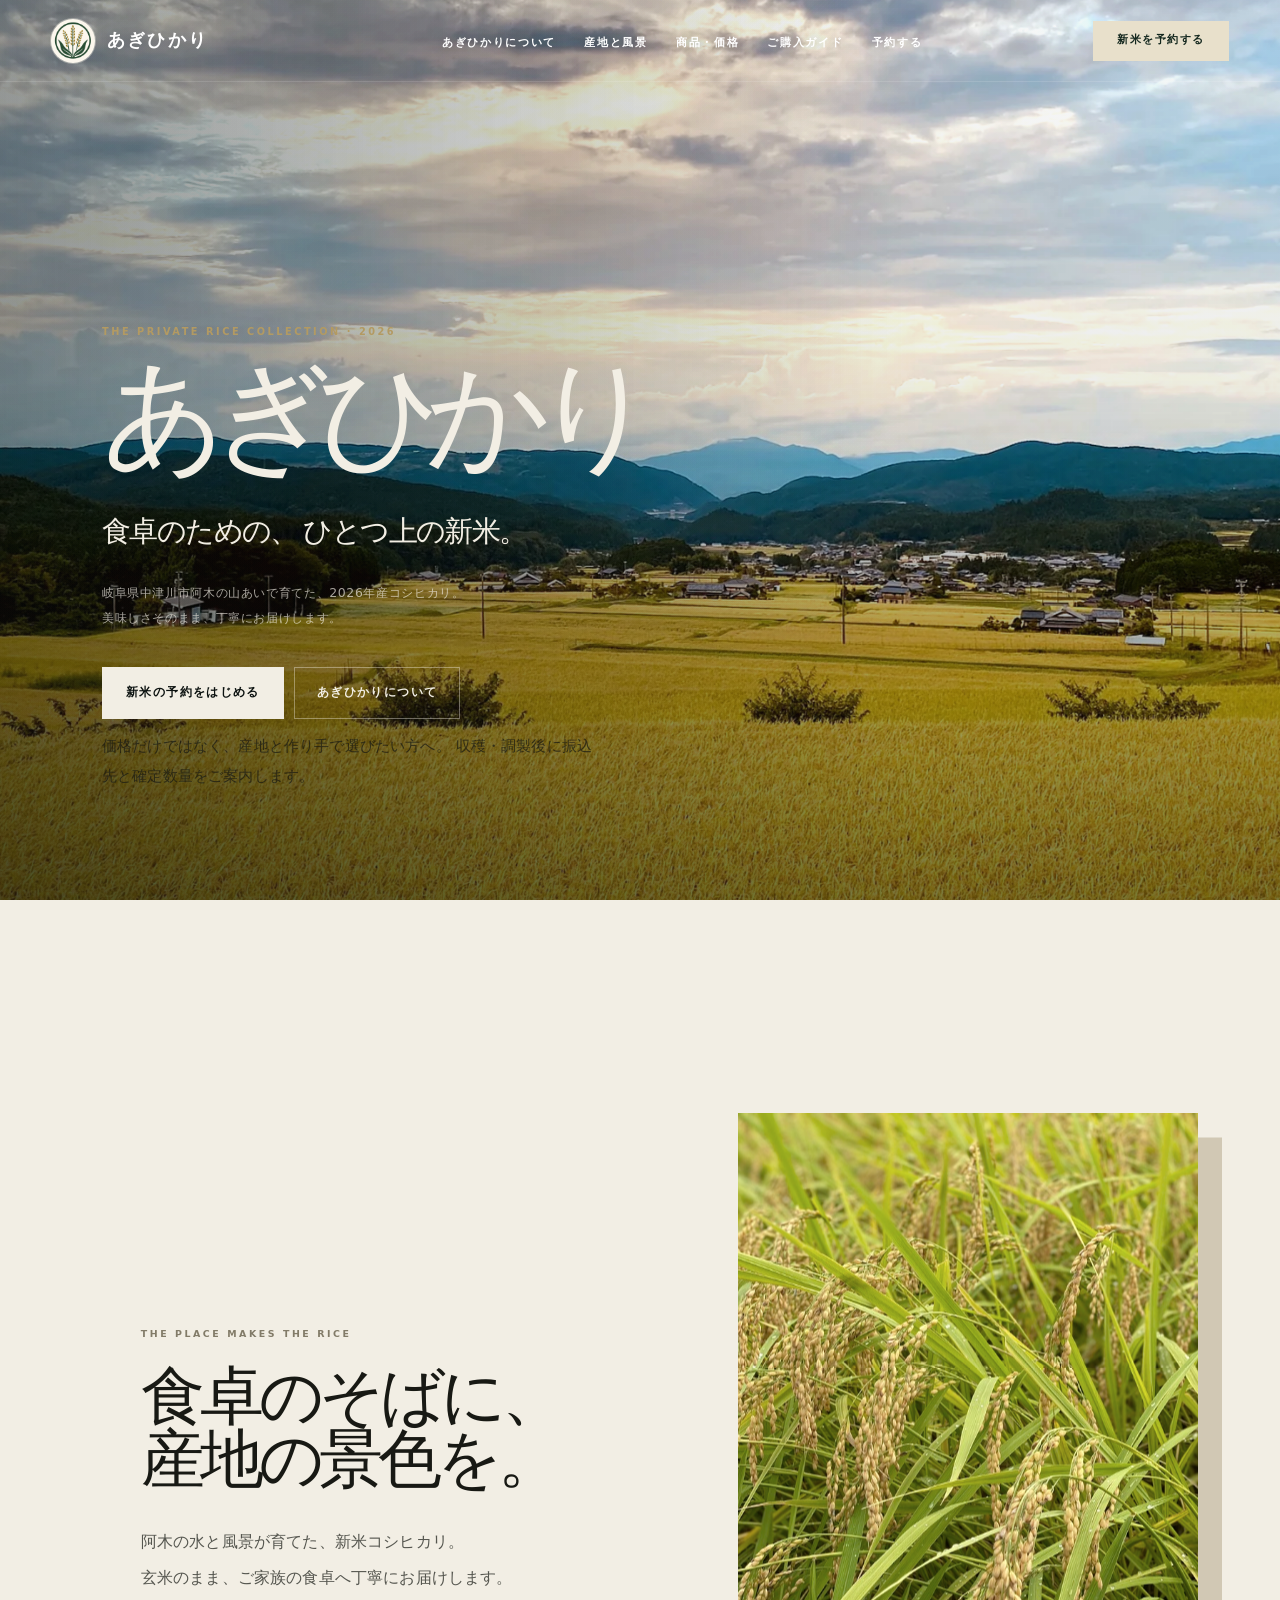
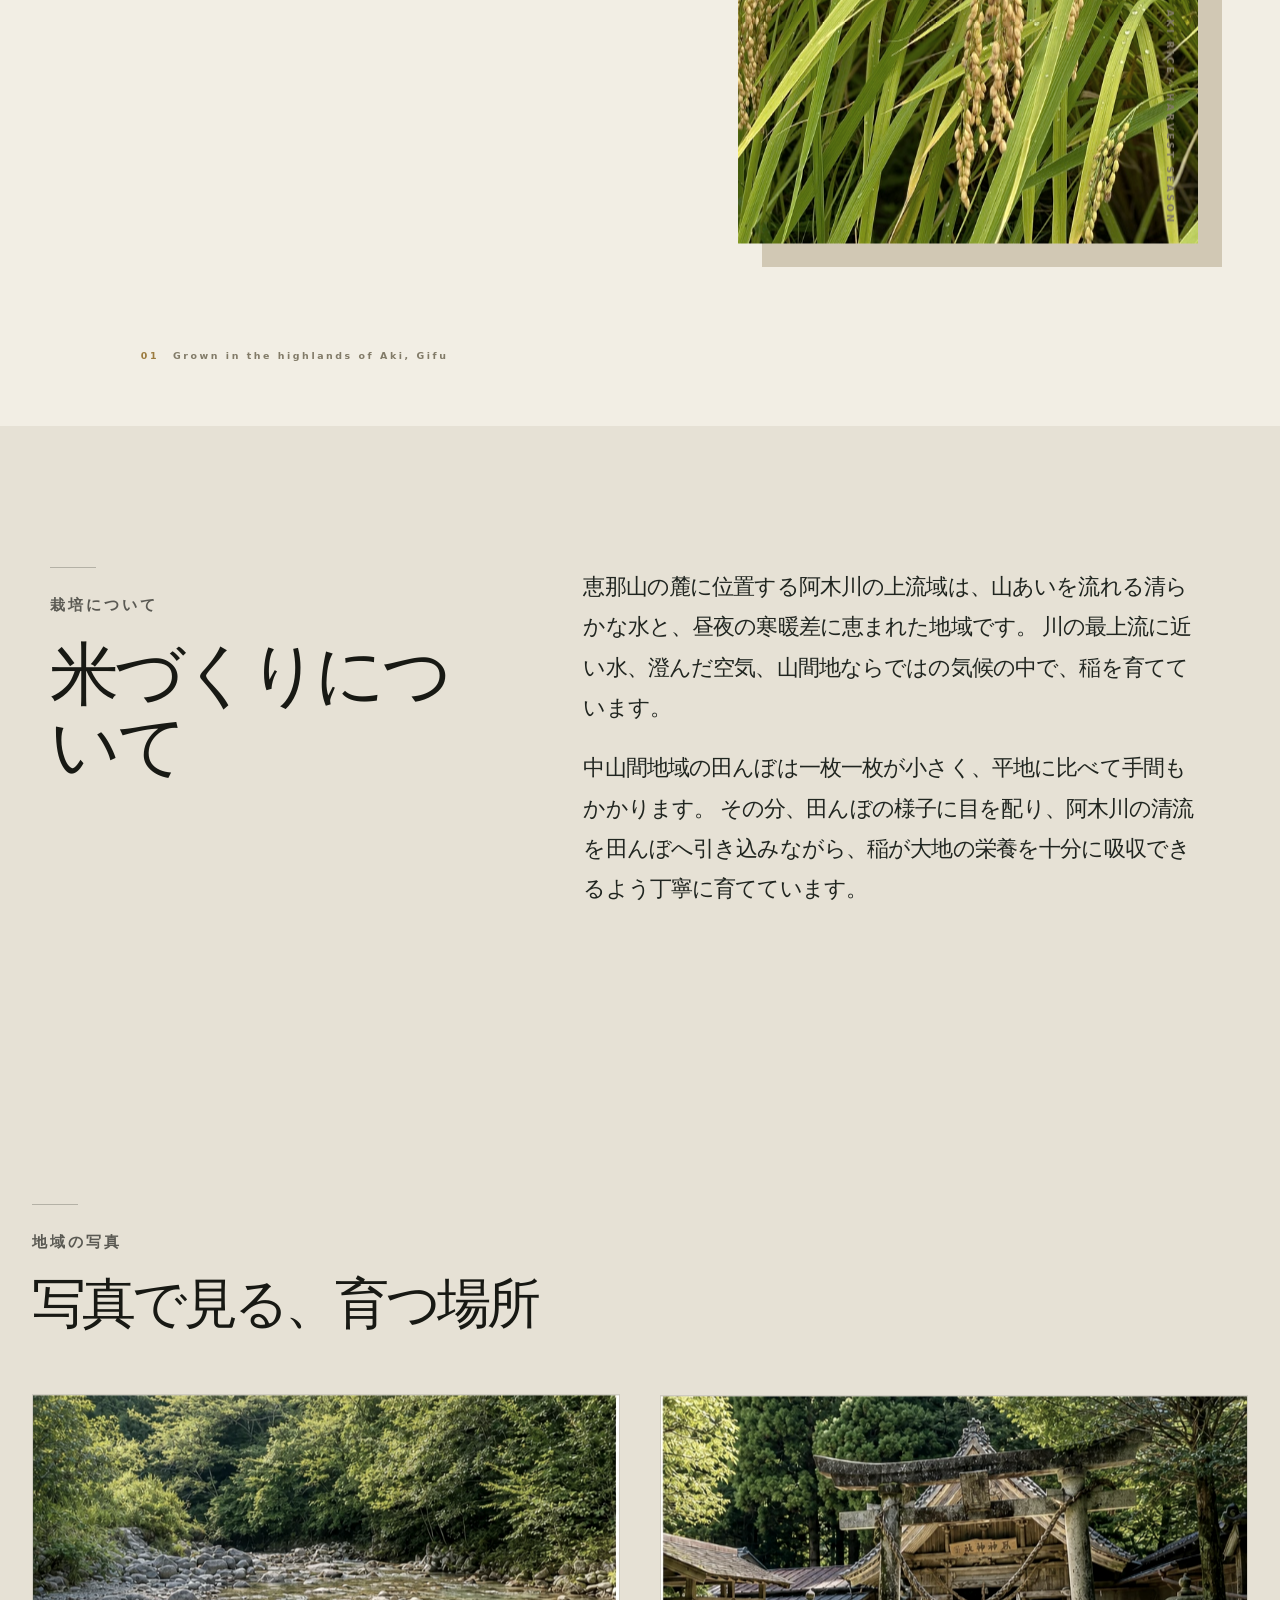
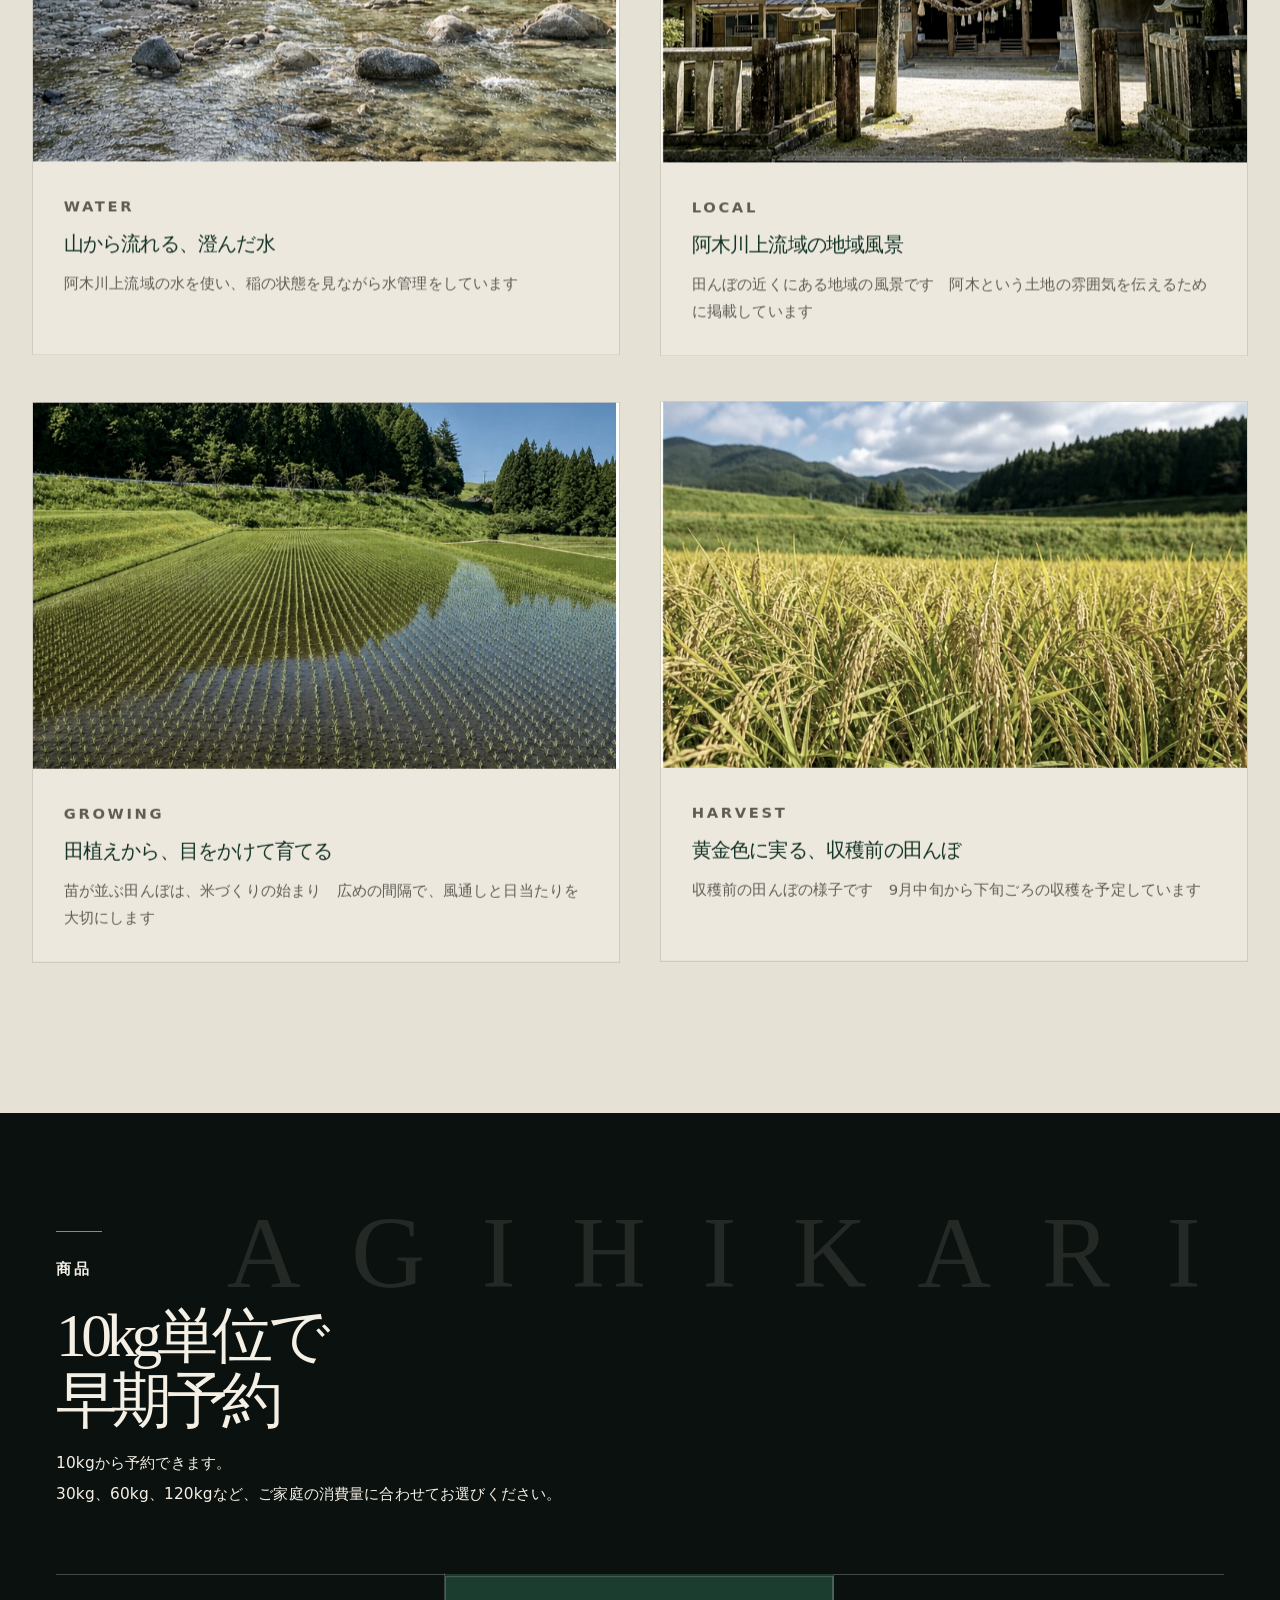
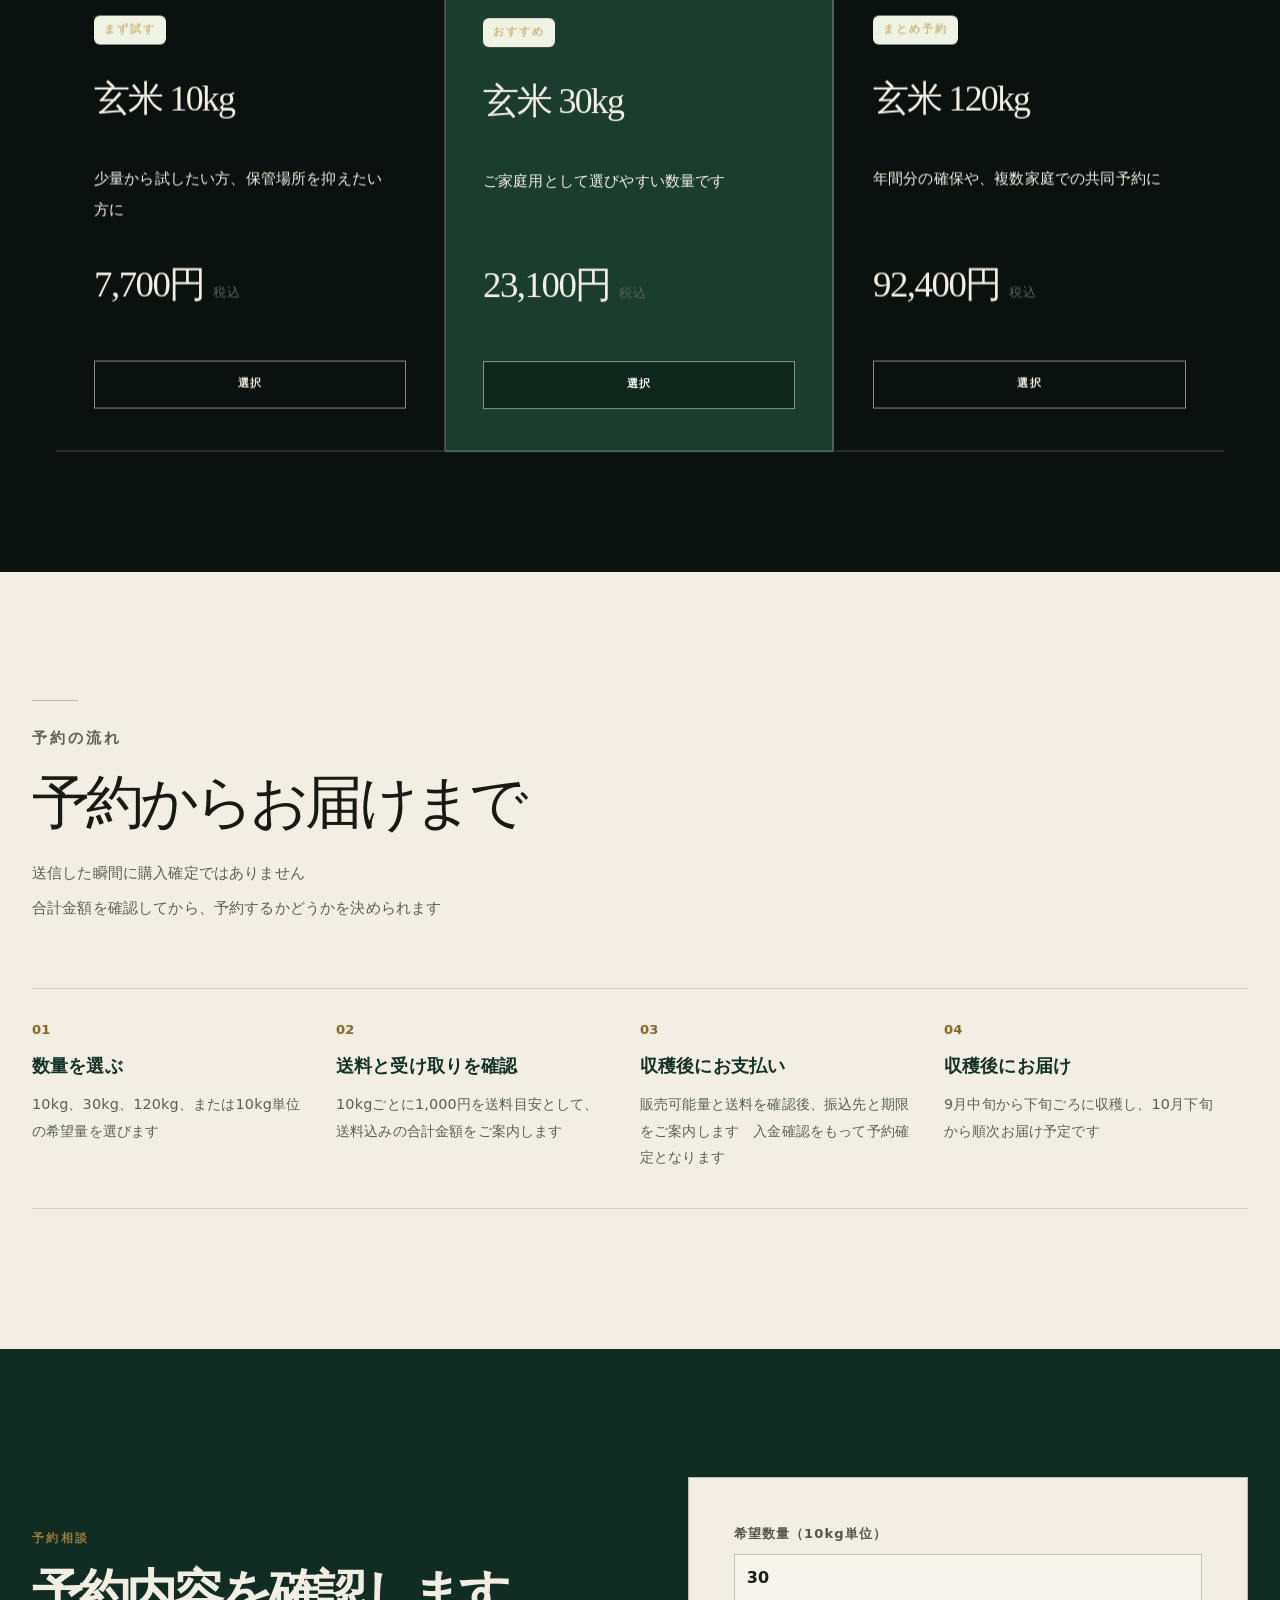
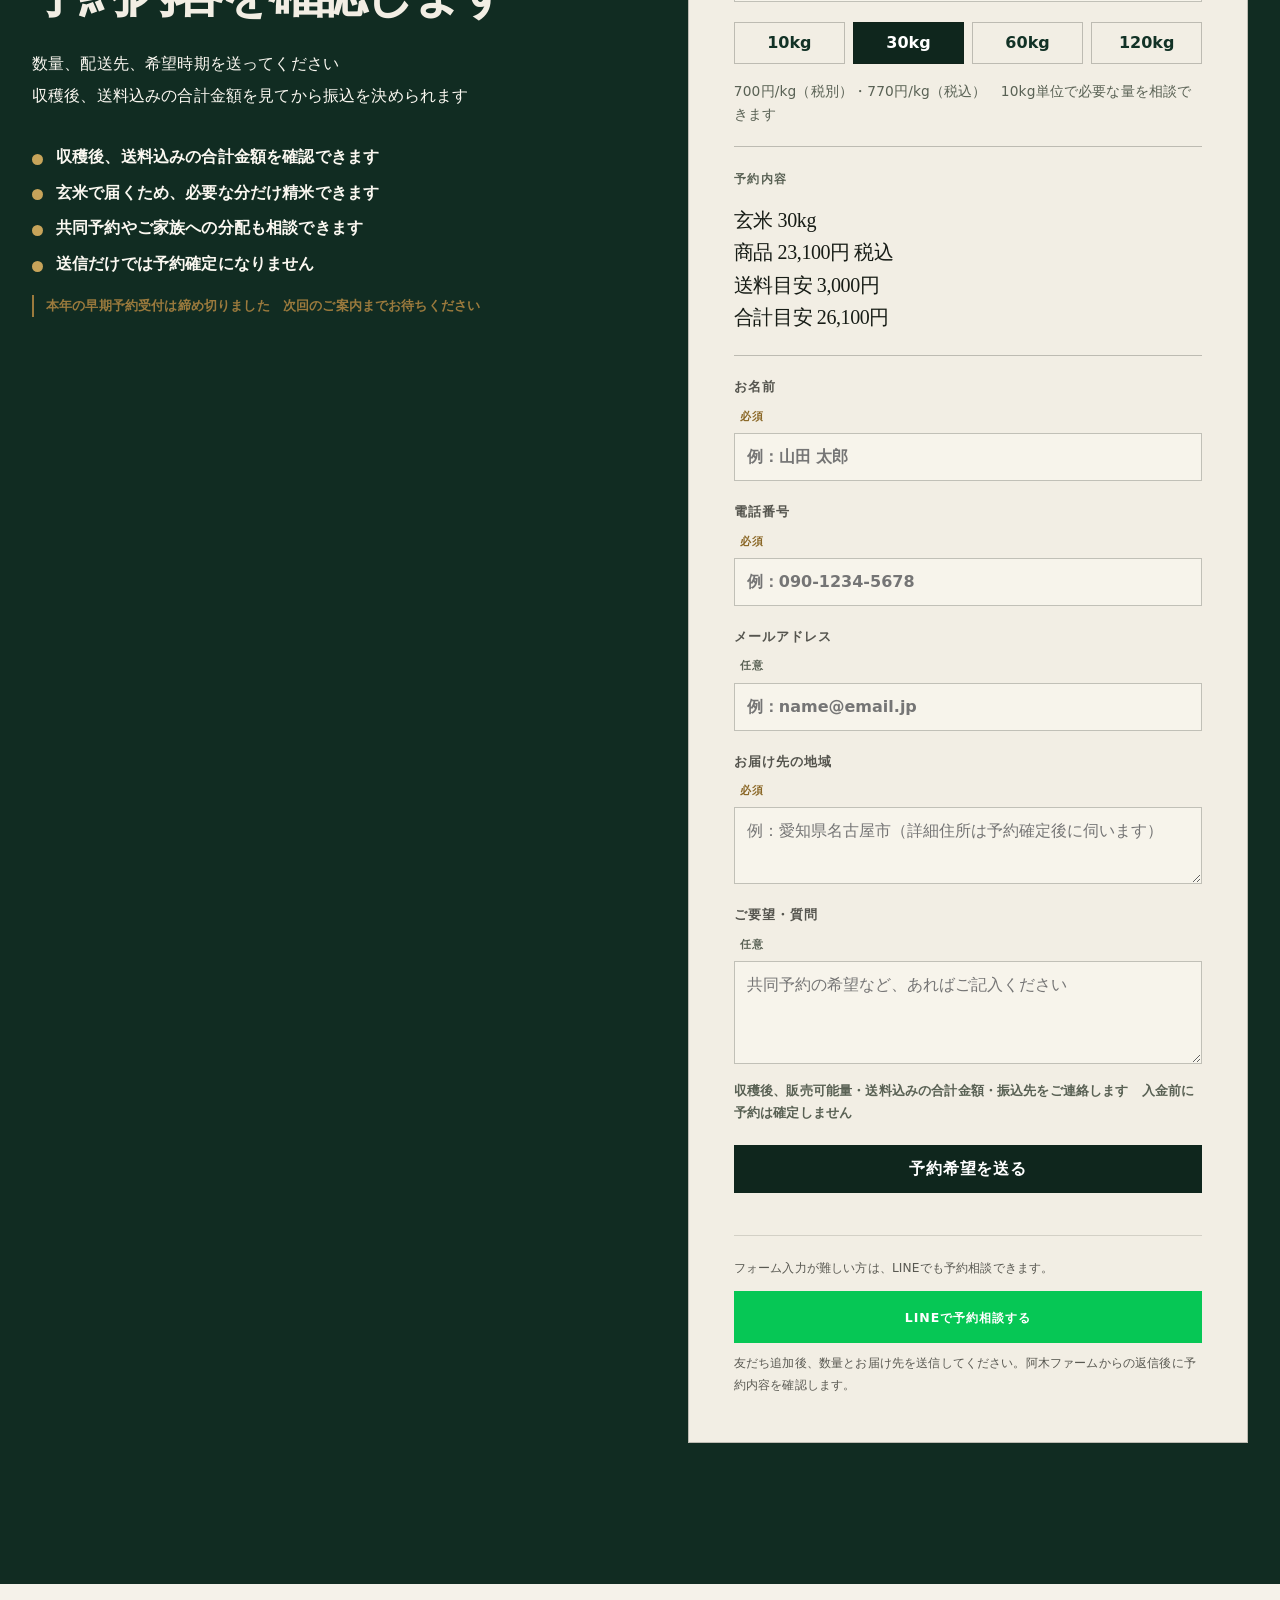
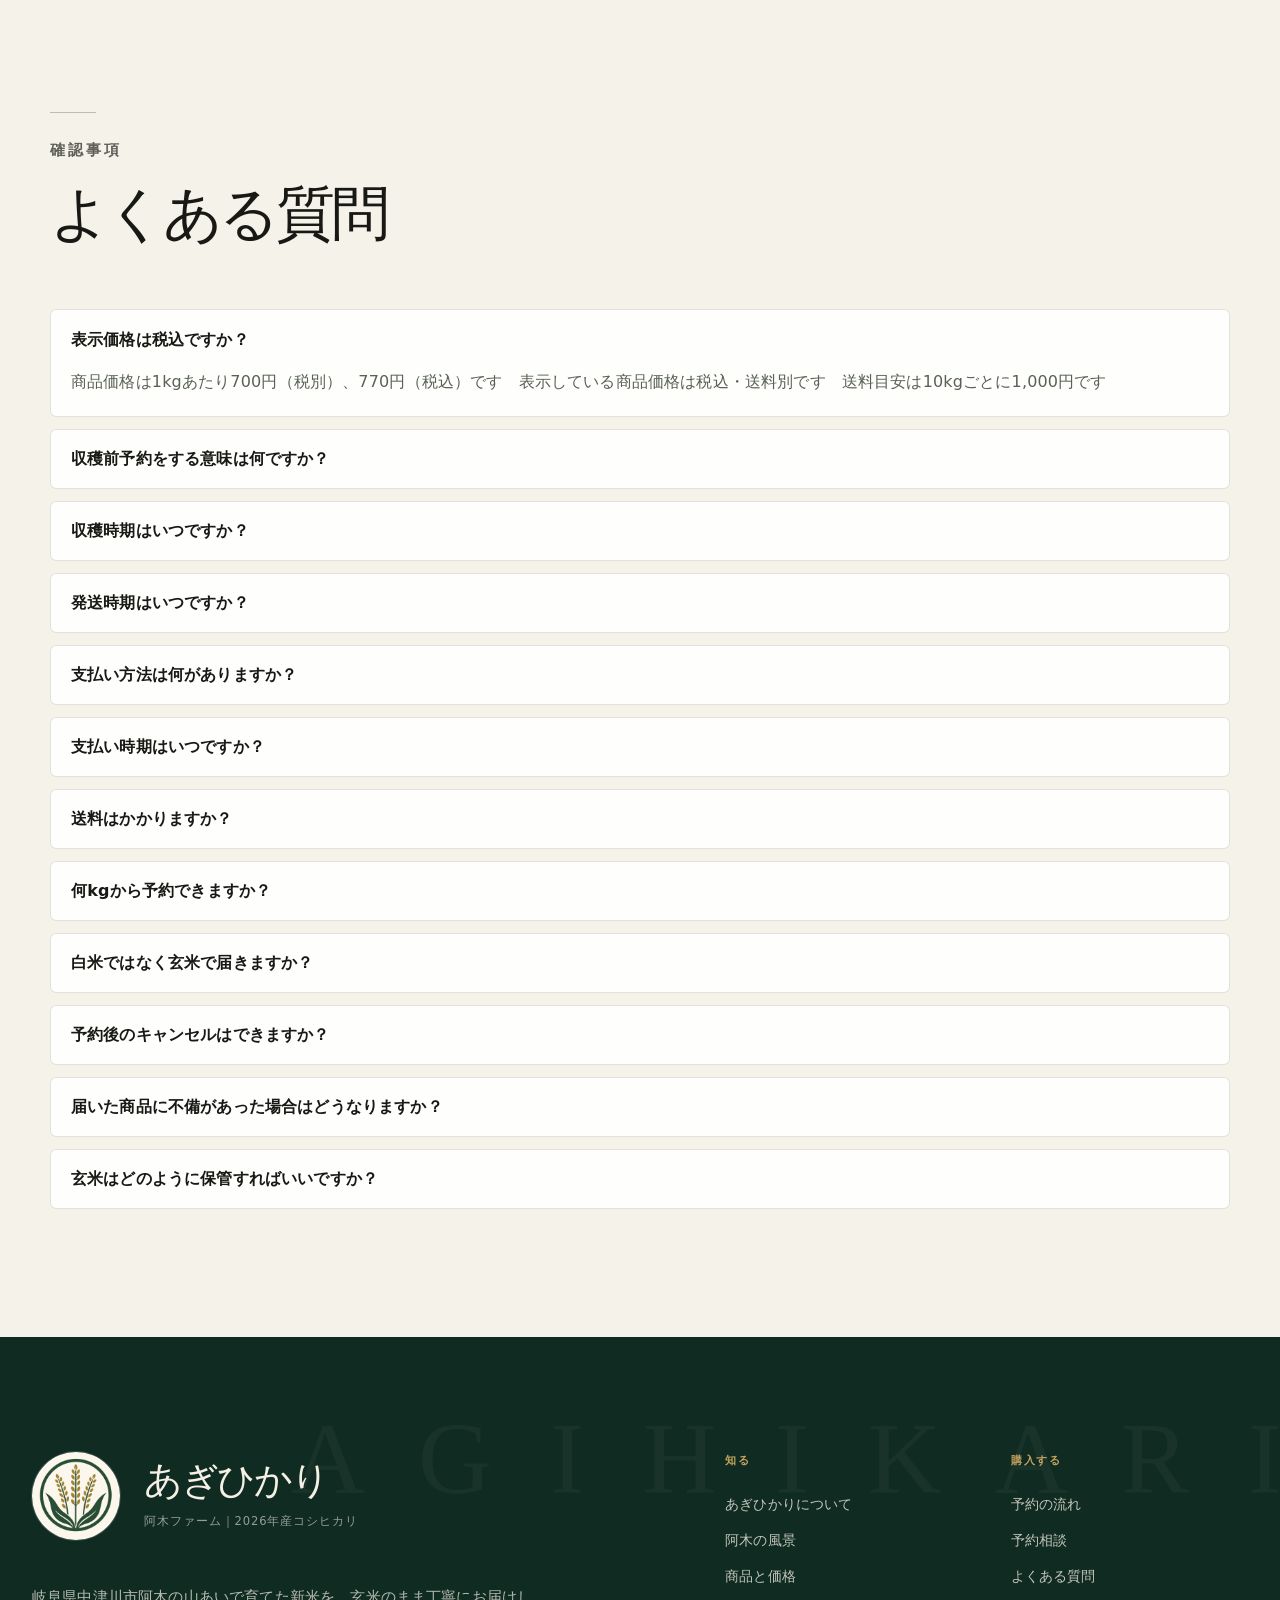
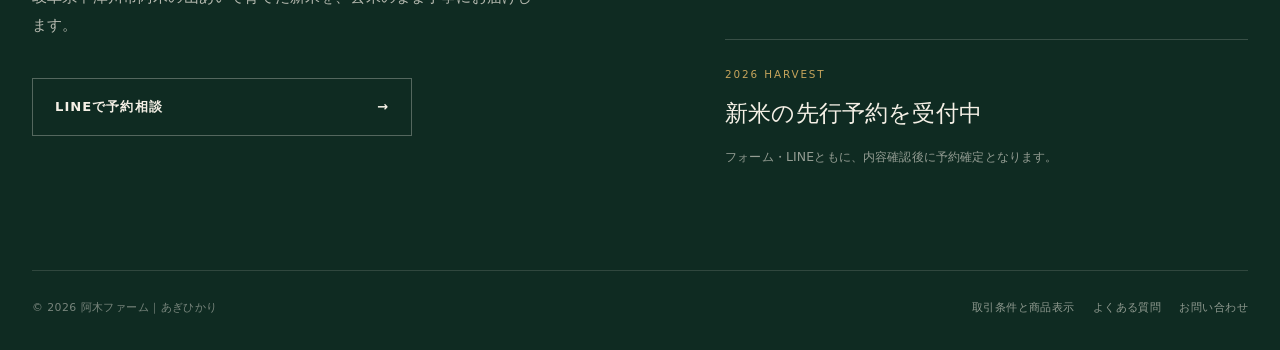
<file: index.html>
<!doctype html>
<html lang="ja">
  <head>
    <meta charset="utf-8" />
    <meta name="viewport" content="width=device-width, initial-scale=1" />
    <title>あぎひかり | 予約受付LP</title>
    <meta
      name="description"
      content="岐阜県中津川市阿木の山あいで育てたコシヒカリ100%の玄米　阿木川上流域の水と小さな田んぼを守る新米予約です"
    />
    <meta property="og:title" content="あぎひかり | 予約受付LP" />
    <meta
      property="og:description"
      content="阿木川上流域の水、澄んだ空気、山あいの寒暖差で育つコシヒカリ玄米　地域の米づくりを応援する新米予約です"
    />
    <meta property="og:type" content="website" />
    <meta property="og:image" content="https://taka61716-pixel.github.io/agi-kome-lp/assets/akigawa-field-hero-premium.jpg" />
    <meta name="twitter:card" content="summary_large_image" />
    <meta name="twitter:title" content="あぎひかり | 予約受付LP" />
    <meta
      name="twitter:description"
      content="阿木川上流域の水、澄んだ空気、山あいの寒暖差で育つコシヒカリ玄米　地域の米づくりを応援する新米予約です"
    />
    <meta name="twitter:image" content="https://taka61716-pixel.github.io/agi-kome-lp/assets/akigawa-field-hero-premium.jpg" />
    <link rel="icon" type="image/png" href="assets/agihikari-kamon-logo.png" />
    <link rel="stylesheet" href="styles.css?v=rice-20260809-price700ex" />
    <link rel="stylesheet" href="professional.css?v=rice-20260809-motion-v3-logo1-hero2-copy3-photo4-flow2-order1-footer1" />

    <!-- 構造化データ：商品情報 -->
    <script type="application/ld+json">
      {
        "@context": "https://schema.org",
        "@type": "Product",
        "name": "あぎひかり 玄米（コシヒカリ）",
        "image": "assets/akigawa-field-hero-premium.jpg",
        "description": "岐阜・阿木川上流域の最上流に近い水と山あいの寒暖差で育てた、100%コシヒカリの玄米　小さな田んぼを守る新米予約",
        "brand": { "@type": "Brand", "name": "阿木ファーム" },
        "offers": [
          {
            "@type": "Offer",
            "name": "玄米10kg",
            "price": "7700",
            "priceCurrency": "JPY",
            "availability": "https://schema.org/PreOrder",
            "priceValidUntil": "2026-08-31",
            "url": "#products"
          },
          {
            "@type": "Offer",
            "name": "玄米30kg",
            "price": "22680",
            "priceCurrency": "JPY",
            "availability": "https://schema.org/PreOrder",
            "priceValidUntil": "2026-08-31",
            "url": "#products"
          },
          {
            "@type": "Offer",
            "name": "玄米120kg",
            "price": "90720",
            "priceCurrency": "JPY",
            "availability": "https://schema.org/PreOrder",
            "priceValidUntil": "2026-08-31",
            "url": "#products"
          }
        ]
      }
    </script>

    <!-- 構造化データ：よくある質問（Google検索でのFAQ表示向上のため） -->
    <script type="application/ld+json">
      {
        "@context": "https://schema.org",
        "@type": "FAQPage",
        "mainEntity": [
          {
            "@type": "Question",
            "name": "表示価格は税込ですか？",
            "acceptedAnswer": { "@type": "Answer", "text": "商品価格は1kgあたり700円（税別）、770円（税込）です　表示している商品価格は税込・送料別です　送料目安は10kgごとに1,000円です" }
          },
          {
            "@type": "Question",
            "name": "収穫前予約をする意味は何ですか？",
            "acceptedAnswer": { "@type": "Answer", "text": "山間地の小さな田んぼで育つお米を、必要としてくださる方へ確実に届けるためです　収穫前に数量を確認することで、地域の米づくりを続ける支えにもなります　送信だけで購入確定にはなりません" }
          },
          {
            "@type": "Question",
            "name": "収穫時期はいつですか？",
            "acceptedAnswer": { "@type": "Answer", "text": "9月中旬から下旬ごろを予定しています　天候や生育状況により前後する場合があります" }
          },
          {
            "@type": "Question",
            "name": "発送時期はいつですか？",
            "acceptedAnswer": { "@type": "Answer", "text": "10月下旬から順次発送予定です　収穫や乾燥・調製の状況により前後する場合は事前にご案内します" }
          },
          {
            "@type": "Question",
            "name": "支払い方法は何がありますか？",
            "acceptedAnswer": { "@type": "Answer", "text": "お支払いは銀行振込です　収穫・販売可能量・送料が確定した後に、振込先と期限をご案内します" }
          },
          {
            "@type": "Question",
            "name": "支払い時期はいつですか？",
            "acceptedAnswer": { "@type": "Answer", "text": "予約受付時のお支払いは不要です　収穫後に販売可能量と送料を確認し、振込先と期限をご案内します　入金確認後に予約確定となります" }
          },
          {
            "@type": "Question",
            "name": "送料はかかりますか？",
            "acceptedAnswer": { "@type": "Answer", "text": "送料目安は10kgごとに1,000円です　北海道、沖縄、離島などは配送条件を確認して、入金前に合計金額をお知らせします" }
          },
          {
            "@type": "Question",
            "name": "何kgから予約できますか？",
            "acceptedAnswer": { "@type": "Answer", "text": "玄米10kgから予約できます　10kg単位で、30kg・120kgなど必要な量をご相談ください" }
          },
          {
            "@type": "Question",
            "name": "白米ではなく玄米で届きますか？",
            "acceptedAnswer": { "@type": "Answer", "text": "はい　玄米でお渡しします　ご家庭やお近くの精米所で、お好みの精米具合に調整できます" }
          },
          {
            "@type": "Question",
            "name": "予約後のキャンセルはできますか？",
            "acceptedAnswer": { "@type": "Answer", "text": "振込案内前は内容変更や見送りが可能です　入金後は数量を確保するため原則としてキャンセル不可です　事情がある場合は早めにご相談ください" }
          },
          {
            "@type": "Question",
            "name": "届いた商品に不備があった場合はどうなりますか？",
            "acceptedAnswer": { "@type": "Answer", "text": "破損、誤配送、内容違いがある場合は、到着後7日以内に写真を添えてご連絡ください　内容を確認して個別に対応します" }
          },
          {
            "@type": "Question",
            "name": "玄米はどのように保管すればいいですか？",
            "acceptedAnswer": { "@type": "Answer", "text": "直射日光、高温多湿を避け、風通しのよい涼しい場所で保管してください　長期保管の場合は小分けにして低温での保管がおすすめです" }
          }
        ]
      }
    </script>
  </head>
  <body>
    <header class="site-header" aria-label="サイトヘッダー">
      <a class="brand" href="#top" aria-label="あぎひかり トップへ">
        <img class="brand-logo" src="assets/agihikari-kamon-logo.png" alt="" aria-hidden="true" />
        <span>あぎひかり</span>
      </a>
      <nav class="site-nav" aria-label="ページ内ナビゲーション">
        <a href="#story">あぎひかりについて</a>
        <a href="#photos">産地と風景</a>
        <a href="#products">商品・価格</a>
        <a href="#reserve">ご購入ガイド</a>
        <a href="#order">予約する</a>
      </nav>
      <a class="header-cta" href="#order">新米を予約する</a>
    </header>

    <main id="top">
      <section class="hero" aria-label="あぎひかりの紹介">
        <picture class="hero-media">
          <source srcset="assets/akigawa-field-hero.webp" type="image/webp" />
          <img
            class="hero-image"
            src="assets/akigawa-field-hero.jpg"
            alt="阿木川上流域の山あいに広がる黄金色の田んぼ"
          />
        </picture>
        <div class="hero-overlay"></div>
        <div class="hero-content">
          <p class="eyebrow">THE PRIVATE RICE COLLECTION · 2026</p>
          <div class="hero-badges" aria-label="あぎひかりの特徴">
            <span>岐阜・阿木</span>
            <span>玄米でお届け</span>
            <span>数量限定</span>
          </div>
          <h1>あぎひかり</h1>
          <p class="lead copy-lines">
            <span>食卓のための、</span>
            <span>ひとつ上の新米。</span>
          </p>
          <p class="hero-note copy-lines">
            <span>岐阜県中津川市阿木の山あいで育てた、2026年産コシヒカリ。</span>
            <span>美味しさそのまま、丁寧にお届けします。</span>
          </p>
          <p class="deadline-banner" id="deadlineBannerHero" role="status"></p>
          <div class="hero-actions">
            <a class="primary-button" href="#order">新米の予約をはじめる</a>
            <a class="secondary-button" href="#story">あぎひかりについて</a>
          </div>
          <dl class="hero-stats" aria-label="商品概要">
            <div>
              <dt>商品</dt>
              <dd>玄米 10kg〜</dd>
            </div>
            <div>
              <dt>価格</dt>
              <dd>700円/kg 税別<br /><small>770円/kg 税込</small></dd>
            </div>
            <div>
              <dt>単位</dt>
              <dd>10kg単位</dd>
            </div>
          </dl>
          <div class="hero-trust" aria-label="予約条件">
            <span>送料目安 10kg毎1,000円</span>
            <span>収穫・数量確定後に振込案内</span>
            <span>収穫後に順次発送</span>
          </div>
          <p class="hero-promise copy-lines">
            <span>価格だけではなく、産地と作り手で選びたい方へ。</span>
            <span>収穫・調製後に振込先と確定数量をご案内します。</span>
          </p>
        </div>
      </section>

      <section class="signature-section" aria-label="あぎひかりについて">
        <div class="signature-copy">
          <p class="signature-kicker">THE PLACE MAKES THE RICE</p>
          <h2><span class="heading-line">食卓のそばに、</span><span class="heading-line">産地の景色を。</span></h2>
          <p class="signature-body">
            <span>阿木の水と風景が育てた、新米コシヒカリ。</span>
            <span>玄米のまま、ご家族の食卓へ丁寧にお届けします。</span>
          </p>
        </div>
        <figure class="signature-image">
          <img src="assets/agihikari-rice-ear.jpg" alt="実りを迎えた阿木の稲穂" loading="lazy" />
          <figcaption>AKI RICE · HARVEST SEASON</figcaption>
        </figure>
        <div class="signature-note"><span>01</span> Grown in the highlands of Aki, Gifu</div>
      </section>

      <section class="intro-band" aria-label="販売メッセージ">
        <div class="section-inner intro-grid">
          <p class="intro-copy copy-lines">
            <span>玄米10kgから予約可能</span>
            <span>配送先と数量を確認後、送料込みの合計金額をご案内します</span>
          </p>
          <div class="trust-row" aria-label="品質ポイント">
            <span>100%コシヒカリ</span>
            <span>700円/kg 税別（770円/kg 税込）</span>
            <span>玄米10kg単位</span>
          </div>
        </div>
      </section>

      <section class="decision-strip" aria-label="予約前に確認できること">
        <div class="section-inner decision-grid">
          <div>
            <span>01</span>
            <strong>応援を含んだ価格</strong>
            <p>山あいの小さな田んぼを守るため、700円/kg 税別（770円/kg 税込）でご案内しています</p>
          </div>
          <div>
            <span>02</span>
            <strong>送料は事前案内</strong>
            <p>10kgごとに1,000円を目安に、支払い前に合計金額をお知らせします</p>
          </div>
          <div>
            <span>03</span>
            <strong>振込案内は収穫後</strong>
            <p>収穫量と送料を確認後、合計金額をご案内します</p>
          </div>
          <div>
            <span>04</span>
            <strong>玄米でお届け</strong>
            <p>必要な分だけ精米でき、保管や使い分けがしやすい形です</p>
          </div>
        </div>
      </section>

      <section class="section proof-section" aria-label="購入前にわかること">
        <div class="section-inner proof-grid">
          <div class="proof-copy">
            <p class="eyebrow">予約前の確認</p>
            <h2>予約前に確認できること</h2>
            <p class="copy-lines">
              <span>価格、数量、支払い時期、発送時期を事前に整理</span>
              <span>安さではなく、育つ場所と続ける意味に納得して選べます</span>
            </p>
          </div>
          <div class="proof-list" aria-label="予約条件">
            <div>
              <span>価格</span>
              <strong>700円/kg 税別</strong>
              <small>税込770円/kg・送料別</small>
            </div>
            <div>
              <span>最小予約</span>
              <strong>10kg</strong>
              <small>10kg単位で調整可</small>
            </div>
            <div>
              <span>作り手</span>
              <strong>阿木ファーム</strong>
              <small>小さな田んぼを守る米づくり</small>
            </div>
            <div>
              <span>品種</span>
              <strong>コシヒカリ</strong>
              <small>玄米でお届け</small>
            </div>
            <div>
              <span>発送目安</span>
              <strong>10月下旬〜</strong>
              <small>収穫後に順次案内</small>
            </div>
          </div>
        </div>
      </section>

      <section id="support" class="section support-section" aria-label="収穫前予約について">
        <div class="section-inner support-layout">
          <div class="support-copy">
            <p class="eyebrow">予約方式</p>
            <h2>収穫前に数量を確認します</h2>
            <p class="copy-lines">
              <span>収穫後は乾燥、調整、袋詰め、保管、発送準備へ進みます</span>
              <span>事前に希望数量を伺い、準備が整い次第順番にご案内します</span>
            </p>
            <p class="copy-lines">
              <span>フォーム送信だけで購入確定にはなりません</span>
              <span>収穫後に販売可能量と送料をご確認いただき、振込先をご案内します</span>
            </p>
          </div>
          <div class="support-grid">
            <article>
              <span>01</span>
              <h3>希望数量を確認</h3>
              <p>10kg単位で希望数量をお知らせください</p>
            </article>
            <article>
              <span>02</span>
              <h3>合計金額をご案内</h3>
              <p>配送先と数量を確認し、送料込みの金額をお伝えします</p>
            </article>
            <article>
              <span>03</span>
              <h3>収穫後に振込案内</h3>
              <p>販売可能量と送料が確定した後、内容をご確認いただき、銀行振込をお願いします</p>
            </article>
          </div>
        </div>
      </section>

      <section id="message" class="section family-section">
        <div class="section-inner">
          <div class="section-heading">
            <p class="eyebrow">米づくり</p>
            <h2>産地が見えるお米です</h2>
            <p class="copy-lines">
              <span>毎日のごはんだからこそ、産地や作り方が分かるものを選びたい方へ</span>
              <span>阿木ファームが育てた玄米を、収穫後に順次お届けします</span>
            </p>
          </div>
          <div class="family-grid">
            <article class="family-item">
              <h3>田んぼを見ながら育てる</h3>
              <p>稲の育ち、水の入り方、田んぼの状態を見ながら育てています</p>
            </article>
            <article class="family-item">
              <h3>玄米で、食卓に合わせる</h3>
              <p>白米、分づき米、玄米食まで、暮らしに合わせて使い分けできます</p>
            </article>
            <article class="family-item">
              <h3>数量を確認してから確保</h3>
              <p>必要な量を確認しながら、収穫後に順番にご案内します</p>
            </article>
          </div>
          <div class="family-note">
            <strong>こんな方に向いています</strong>
            <p>産地が分かるお米を選びたい方、玄米で保管して必要な分だけ精米したい方に向いています</p>
          </div>
        </div>
      </section>

      <section id="story" class="section story-section">
        <div class="section-inner story-layout">
          <div class="section-heading">
            <p class="eyebrow">栽培について</p>
            <h2>米づくりについて</h2>
          </div>
          <div class="story-copy">
            <p>
              恵那山の麓に位置する阿木川の上流域は、山あいを流れる清らかな水と、昼夜の寒暖差に恵まれた地域です。
              川の最上流に近い水、澄んだ空気、山間地ならではの気候の中で、稲を育てています。
            </p>
            <p>
              中山間地域の田んぼは一枚一枚が小さく、平地に比べて手間もかかります。
              その分、田んぼの様子に目を配り、阿木川の清流を田んぼへ引き込みながら、稲が大地の栄養を十分に吸収できるよう丁寧に育てています。
            </p>
            <p>
              この土地で受け継がれてきた田んぼと米づくりは、阿木の風景そのものです。
              おいしいお米をお届けすることを通して、この貴重な環境を次の世代へ守り継いでいきたいと考えています。
            </p>
            <p>
              玄米でお届けするため、ご家庭やお近くの精米所で白米・分づき米・玄米食などに調整できます
              食べる分だけ精米したい方にも使いやすい形です
            </p>
            <ul class="story-points" aria-label="こだわり">
              <li>阿木ファームの目が届く範囲で育てる米づくり</li>
              <li>川の最上流に近い水を使った米づくり</li>
              <li>澄んだ空気と山あいの寒暖差がある田んぼ</li>
              <li>小さな田んぼを守り、地域の農業を続ける取り組み</li>
              <li>できる限り農薬を減らして栽培</li>
              <li>稲の間隔を広く取り、風通しと日当たりを確保</li>
              <li>玄米でお届けし、必要な分だけ精米できる</li>
            </ul>
          </div>
        </div>
      </section>

      <section id="photos" class="section photo-section" aria-label="阿木川上流域の風景">
        <div class="section-inner">
          <div class="section-heading">
            <p class="eyebrow">地域の写真</p>
            <h2>写真で見る、育つ場所</h2>
            <p>
              岐阜県中津川市阿木
              水、田植え、実り、田んぼのまわりの様子を掲載しています
            </p>
          </div>
          <div class="photo-grid">
            <article class="photo-card">
              <picture>
                <source srcset="assets/photo-water-source-vivid.webp" type="image/webp" />
                <img src="assets/photo-water-source-vivid.jpg" alt="阿木川上流域の澄んだ川と岩場" loading="lazy" />
              </picture>
              <div>
                <p class="photo-label">Water</p>
                <h3>山から流れる、澄んだ水</h3>
                <p>阿木川上流域の水を使い、稲の状態を見ながら水管理をしています</p>
              </div>
            </article>
            <article class="photo-card">
              <picture>
                <source srcset="assets/photo-local-shrine-vivid.webp" type="image/webp" />
                <img src="assets/photo-local-shrine-vivid.jpg" alt="森に囲まれた地域の神社と鳥居" loading="lazy" />
              </picture>
              <div>
                <p class="photo-label">Local</p>
                <h3>阿木川上流域の地域風景</h3>
                <p>田んぼの近くにある地域の風景です　阿木という土地の雰囲気を伝えるために掲載しています</p>
              </div>
            </article>
            <article class="photo-card">
              <picture>
                <source srcset="assets/photo-rice-seedlings-vivid.webp" type="image/webp" />
                <img src="assets/photo-rice-seedlings-vivid.jpg" alt="苗が規則正しく並ぶ水田" loading="lazy" />
              </picture>
              <div>
                <p class="photo-label">Growing</p>
                <h3>田植えから、目をかけて育てる</h3>
                <p>苗が並ぶ田んぼは、米づくりの始まり　広めの間隔で、風通しと日当たりを大切にします</p>
              </div>
            </article>
            <article class="photo-card">
              <picture>
                <source srcset="assets/photo-harvest-field-vivid.webp" type="image/webp" />
                <img src="assets/photo-harvest-field-vivid.jpg" alt="山あいに広がる収穫前の稲穂" loading="lazy" />
              </picture>
              <div>
                <p class="photo-label">Harvest</p>
                <h3>黄金色に実る、収穫前の田んぼ</h3>
                <p>収穫前の田んぼの様子です　9月中旬から下旬ごろの収穫を予定しています</p>
              </div>
            </article>
          </div>
        </div>
      </section>

      <section id="quality" class="section quality-section">
        <div class="section-inner">
          <div class="section-heading">
            <p class="eyebrow">育つ場所</p>
            <h2>おいしさは、田んぼから</h2>
            <p class="copy-lines">
              <span>阿木川上流域の水、澄んだ空気、山あいの寒暖差</span>
              <span>大きな効率ではなく、小さな田んぼを守る米づくり</span>
              <span>毎日のごはんとして食べやすいコシヒカリを目指しています</span>
            </p>
          </div>
          <div class="quality-grid">
            <article class="quality-item">
              <span class="quality-icon" aria-hidden="true">
                <svg viewBox="0 0 24 24" role="img">
                  <path d="M12 3c4.2 3.1 6.3 6.2 6.3 9.4A6.3 6.3 0 1 1 5.7 12.4C5.7 9.2 7.8 6.1 12 3Z" />
                </svg>
              </span>
              <h3>阿木川最上流の水</h3>
              <p>水源に近い田んぼで、阿木川の最上流に近い水を使っています　米づくりの一番の土台です</p>
            </article>
            <article class="quality-item">
              <span class="quality-icon" aria-hidden="true">
                <svg viewBox="0 0 24 24" role="img">
                  <path d="M4 12c4.8-6.2 11.2-6.2 16 0-4.8 6.2-11.2 6.2-16 0Z" />
                  <path d="M9.5 12a2.5 2.5 0 1 0 5 0 2.5 2.5 0 0 0-5 0Z" />
                </svg>
              </span>
              <h3>中間山地の寒暖差</h3>
              <p>昼はしっかり日を浴び、夜は気温が下がる環境　小さな田んぼに手をかけながら育てています</p>
            </article>
            <article class="quality-item">
              <span class="quality-icon" aria-hidden="true">
                <svg viewBox="0 0 24 24" role="img">
                  <path d="M5 20c7.5-1.8 12.5-7.2 15-16C11.2 6.5 5.8 12 4 20h1Z" />
                  <path d="M7 17c2.5-3.2 5.2-5.7 8.3-7.8" />
                </svg>
              </span>
              <h3>水はけと保水性のよい土</h3>
              <p>水はけと保水性のバランスが取れた土地で、稲の根が健やかに育つよう管理しています</p>
            </article>
          </div>
          <div class="process-strip" aria-label="米づくりの工程">
            <article>
              <span>01</span>
              <h3>苗づくり</h3>
              <p>田植え前から苗の状態を見て、無理なく根を張れる準備をします</p>
            </article>
            <article>
              <span>02</span>
              <h3>水管理</h3>
              <p>阿木川上流の水を生かし、稲の状態に合わせて田んぼを見回ります</p>
            </article>
            <article>
              <span>03</span>
              <h3>収穫</h3>
              <p>実りを見ながら、9月中旬から下旬ごろの収穫を予定しています</p>
            </article>
            <article>
              <span>04</span>
              <h3>玄米保管</h3>
              <p>玄米のままお届けすることで、家庭で必要な分だけ精米できます</p>
            </article>
          </div>
        </div>
      </section>

      <section class="taste-band" aria-label="味のバランス">
        <div class="section-inner taste-layout">
          <div>
            <p class="eyebrow">味わい</p>
            <h2>毎日食べたくなる、素直なおいしさ</h2>
            <p class="copy-lines">
              <span>最上流に近い水、昼夜の寒暖差、守りたい小さな田んぼ</span>
              <span>コシヒカリらしい甘みと粘りがあり</span>
              <span>普段の食卓に使いやすいお米です</span>
            </p>
          </div>
          <div class="taste-card-grid" aria-label="味わいの特徴">
            <article>
              <span>炊きたて</span>
              <h3>ふっくら炊ける</h3>
              <p>ふっくら炊いた時に、コシヒカリらしい甘みと粘りを感じやすいお米です</p>
            </article>
            <article>
              <span>お弁当</span>
              <h3>冷めても食べやすい</h3>
              <p>おにぎりやお弁当にも使いやすく、毎日の食卓で出番を作りやすい味わいです</p>
            </article>
            <article>
              <span>玄米保存</span>
              <h3>食べる分だけ精米</h3>
              <p>玄米で保管し、白米・分づき米・玄米食まで家族の好みに合わせられます</p>
            </article>
          </div>
        </div>
      </section>

      <section class="section cook-section" aria-label="炊き方と食べ方">
        <div class="section-inner cook-layout">
          <div class="section-heading">
            <p class="eyebrow">食べ方</p>
            <h2>いつもの食卓で、おいしく</h2>
            <p class="copy-lines">
              <span>特別な道具がなくても、家庭の炊飯器で楽しめるお米を目指しています</span>
              <span>玄米で受け取った後は、白米・分づき米・玄米食まで</span>
              <span>食べ方に合わせて調整できます</span>
            </p>
          </div>
          <div class="cook-grid">
            <article>
              <h3>白米に精米して、毎日のごはんに</h3>
              <p>食べる分だけ精米すれば、香りと甘みを感じやすい状態で炊けます　お弁当やおにぎりにも使いやすい食べ方です</p>
            </article>
            <article>
              <h3>玄米で食べるなら、浸水を長めに</h3>
              <p>玄米食にする場合は、炊飯器の玄米モードや長めの浸水がおすすめです　噛むほど甘みを感じやすくなります</p>
            </article>
            <article>
              <h3>最初の水を少しだけ丁寧に</h3>
              <p>研ぎ始めの水はお米が吸いやすいので、可能なら浄水を使うと炊き上がりの印象が整いやすくなります</p>
            </article>
          </div>
        </div>
      </section>

      <section id="products" class="section product-section">
        <div class="section-inner">
          <div class="section-heading">
            <p class="eyebrow">商品</p>
            <h2 class="product-title"><span>10kg単位で</span><span>早期予約</span></h2>
            <p class="copy-lines">
              <span class="product-copy-line">10kgから予約できます。</span>
              <span class="product-copy-line">30kg、60kg、120kgなど、ご家庭の消費量に合わせてお選びください。</span>
            </p>
          </div>
          <div class="product-grid">
            <article class="product-card" data-kg="10">
              <p class="tag">まず試す</p>
              <h3>玄米 10kg</h3>
              <p class="product-desc">少量から試したい方、保管場所を抑えたい方に</p>
              <p class="price note-price">7,700円 <small>税込</small></p>
              <p class="shipping-line">送料目安 1,000円</p>
              <p class="total-line">合計目安 8,700円</p>
              <ul class="product-points">
                <li>初回の予約に向いています</li>
                <li>保管場所を取りすぎない</li>
              </ul>
              <button class="select-button" type="button">選択</button>
            </article>
            <article class="product-card featured" data-kg="30">
              <p class="tag">おすすめ</p>
              <h3>玄米 30kg</h3>
              <p class="product-desc">ご家庭用として選びやすい数量です</p>
              <p class="price note-price">23,100円 <small>税込</small></p>
              <p class="shipping-line">送料目安 3,000円</p>
              <p class="total-line">合計目安 26,100円</p>
              <ul class="product-points">
                <li>家庭用の基準量</li>
                <li>親戚や友人と分けやすい</li>
              </ul>
              <button class="select-button" type="button">選択</button>
            </article>
            <article class="product-card" data-kg="120">
              <p class="tag">まとめ予約</p>
              <h3>玄米 120kg</h3>
              <p class="product-desc">年間分の確保や、複数家庭での共同予約に</p>
              <p class="price note-price">92,400円 <small>税込</small></p>
              <p class="shipping-line">送料目安 12,000円</p>
              <p class="total-line">合計目安 104,400円</p>
              <ul class="product-points">
                <li>食べる量が多いご家庭に</li>
                <li>複数家庭での共同予約に</li>
              </ul>
              <button class="select-button" type="button">選択</button>
            </article>
          </div>
          <div class="sales-status" aria-label="販売状況">
            <div>
              <span>販売予定数量</span>
              <strong>1,500kg</strong>
            </div>
            <div>
              <span>予約済み</span>
              <strong>0kg</strong>
            </div>
            <div>
              <span>残り数量</span>
              <strong>1,500kg</strong>
            </div>
          </div>
          <p class="product-note">商品価格は1kgあたり700円（税別）・770円（税込）です　表示価格は税込・送料別です　送料目安は10kgごとに1,000円です</p>
        </div>
      </section>

      <section id="delivery" class="section delivery-section">
        <div class="section-inner delivery-layout">
          <div>
            <p class="eyebrow">お届け</p>
            <h2>量もお届けも、相談できます</h2>
            <p class="copy-lines">
              <span>玄米はまとめて確保しやすい一方で、保管場所や分け方に悩むことがあります</span>
              <span>ご家庭の食べるペース、保管場所、親戚との分け方まで相談しながら決められます</span>
            </p>
          </div>
          <div class="delivery-grid">
            <article>
              <span>01</span>
              <h3>10kg単位で調整</h3>
              <p>10kg、30kg、60kg、120kgなど、必要な量に合わせて予約できます</p>
            </article>
            <article>
              <span>02</span>
              <h3>小分け相談</h3>
              <p>ご家族や親戚で分ける場合も、受け取りや分配方法を事前に相談できます</p>
            </article>
            <article>
              <span>03</span>
              <h3>玄米で鮮度を保つ</h3>
              <p>玄米で保管し、必要な分だけ精米　白米で長く置くより風味を保ちやすくなります</p>
            </article>
            <article>
              <span>04</span>
              <h3>次回案内も可能</h3>
              <p>気に入った方には、次の予約時期や収穫案内をお知らせできる形に整えていきます</p>
            </article>
          </div>
        </div>
      </section>

      <section id="reserve" class="section reserve-section">
        <div class="section-inner">
          <div class="section-heading">
            <p class="eyebrow">予約の流れ</p>
            <h2><span>予約から</span><span>お届けまで</span></h2>
            <p class="copy-lines">
              <span>送信した瞬間に購入確定ではありません</span>
              <span>合計金額を確認してから、予約するかどうかを決められます</span>
            </p>
          </div>
          <div class="reserve-flow" aria-label="予約の流れ">
            <article>
              <span>01</span>
              <h3>数量を選ぶ</h3>
              <p>10kg、30kg、120kg、または10kg単位の希望量を選びます</p>
            </article>
            <article>
              <span>02</span>
              <h3>送料と受け取りを確認</h3>
              <p>10kgごとに1,000円を送料目安として、送料込みの合計金額をご案内します</p>
            </article>
            <article>
              <span>03</span>
              <h3>収穫後にお支払い</h3>
              <p>販売可能量と送料を確認後、振込先と期限をご案内します　入金確認をもって予約確定となります</p>
            </article>
            <article>
              <span>04</span>
              <h3>収穫後にお届け</h3>
              <p>9月中旬から下旬ごろに収穫し、10月下旬から順次お届け予定です</p>
            </article>
          </div>
        </div>
      </section>

      <section id="terms" class="section terms-section" aria-label="取引条件と商品表示">
        <div class="section-inner terms-layout">
          <div class="section-heading terms-heading">
            <p class="eyebrow">購入前の確認</p>
            <h2>価格、条件、表示を明確にしています</h2>
            <p class="copy-lines">
              <span>はじめての方でも判断しやすいように、振込前に確認できる項目をまとめています</span>
              <span>価格の理由に納得してから、予約するかどうかを決められます</span>
            </p>
          </div>
          <div class="terms-grid">
            <article class="terms-card">
              <span>価格</span>
              <h3>700円/kg 税別</h3>
              <p class="copy-lines">
                <span>税込770円/kg・送料別です</span>
                <span>阿木の小さな田んぼを守るための価格です</span>
              </p>
            </article>
            <article class="terms-card">
              <span>送料</span>
              <h3>10kg毎1,000円目安</h3>
              <p class="copy-lines">
                <span>配送条件を確認して正式金額をご案内します</span>
                <span>北海道、沖縄、離島は別途確認します</span>
              </p>
            </article>
            <article class="terms-card">
              <span>確定条件</span>
              <h3>収穫後に振込案内</h3>
              <p class="copy-lines">
                <span>フォーム送信だけでは確定しません</span>
                <span>販売可能量と合計金額を確認してから判断できます</span>
              </p>
            </article>
            <article class="terms-card">
              <span>キャンセル</span>
              <h3>振込案内前は見送り可能</h3>
              <p class="copy-lines">
                <span>入金後は数量を確保するため原則キャンセル不可です</span>
                <span>事情がある場合は早めにご相談ください</span>
              </p>
            </article>
            <article class="terms-card">
              <span>不備対応</span>
              <h3>到着後7日以内に確認</h3>
              <p class="copy-lines">
                <span>破損、誤配送、内容違いがある場合は</span>
                <span>写真を添えてご連絡ください</span>
              </p>
            </article>
          </div>

          <div class="product-display">
            <div>
              <p class="eyebrow">商品表示</p>
              <h3>玄米としてお届けします</h3>
              <p class="copy-lines">
                <span>ラベルに記載する正式情報は、収穫後の調整時期と販売者情報を確認して最終表示します</span>
                <span>産地、品種、産年は証明内容に基づいて表示します</span>
              </p>
            </div>
            <dl class="display-list">
              <div>
                <dt>名称</dt>
                <dd>玄米</dd>
              </div>
              <div>
                <dt>原料玄米</dt>
                <dd>単一原料米　岐阜県中津川市阿木　コシヒカリ　2026年産予定</dd>
              </div>
              <div>
                <dt>内容量</dt>
                <dd>10kg単位</dd>
              </div>
              <div>
                <dt>調製時期</dt>
                <dd>収穫後に商品ラベルへ記載</dd>
              </div>
              <div>
                <dt>保存方法</dt>
                <dd>直射日光、高温多湿を避け、涼しい場所で保管</dd>
              </div>
              <div>
                <dt>販売者情報</dt>
                <dd>阿木ファーム　所在地・電話番号は確認後に掲載します</dd>
              </div>
            </dl>
          </div>

          <div class="privacy-note" aria-label="個人情報の扱い">
            <strong>個人情報の扱い</strong>
            <p class="copy-lines">
              <span>予約フォームでいただいたお名前、電話番号、メールアドレス、お届け地域は</span>
              <span>予約内容の確認、送料のご案内、問い合わせ対応のために使用します</span>
              <span>公開前にフォームの通知先と保存期間を確認し、不要な情報は長く残さない運用にします</span>
            </p>
          </div>
        </div>
      </section>

      <section id="order" class="order-section">
        <div class="section-inner order-layout">
          <div class="order-copy">
            <p class="eyebrow">予約相談</p>
            <h2><span>予約内容を</span><span>確認します</span></h2>
            <p class="copy-lines">
              <span>数量、配送先、希望時期を送ってください</span>
              <span>収穫後、送料込みの合計金額を見てから振込を決められます</span>
            </p>
            <ul class="order-checks">
              <li>収穫後、送料込みの合計金額を確認できます</li>
              <li>玄米で届くため、必要な分だけ精米できます</li>
              <li>共同予約やご家族への分配も相談できます</li>
              <li>送信だけでは予約確定になりません</li>
            </ul>
            <p class="deadline-banner deadline-banner--dark" id="deadlineBannerOrder" role="status"></p>
          </div>
          <form class="order-panel" aria-label="予約フォーム" action="https://formspree.io/f/mbdwgyek" method="POST" id="reserveForm">
            <input type="hidden" name="_subject" value="あぎひかり 阿木ファーム 予約申込み" />
            <!-- スパム対策用ハニーポット（人間には見えません　空のままでOK） -->
            <input type="text" name="_gotcha" tabindex="-1" autocomplete="off" style="position: absolute; left: -9999px" aria-hidden="true" />

            <label>
              希望数量（10kg単位）
              <input id="quantityInput" type="number" min="10" step="10" value="30" />
            </label>
            <div class="quick-amounts" aria-label="数量のクイック選択">
              <button type="button" data-kg="10">10kg</button>
              <button type="button" data-kg="30">30kg</button>
              <button type="button" data-kg="60">60kg</button>
              <button type="button" data-kg="120">120kg</button>
            </div>
            <p class="form-hint">700円/kg（税別）・770円/kg（税込）　10kg単位で必要な量を相談できます</p>
            <div class="order-total" aria-live="polite">
              <span>予約内容</span>
              <strong id="orderSummary">玄米 10kg
商品 7,700円 税込
送料目安 1,000円
合計目安 26,100円</strong>
            </div>
            <input type="hidden" id="orderField" name="order" value="玄米 30kg / 商品 23,100円（税込） / 送料目安 3,000円 / 合計目安 26,100円" />
            <!-- Formspree/予約管理連携用：送信時点では本予約にせず、必ず確認待ちとして扱う -->
            <input type="hidden" id="quantityField" name="quantity_kg" value="30" />
            <input type="hidden" name="reservation_status" value="確認待ち" />
            <input type="hidden" name="source" value="LP Formspree" />

            <label>
              お名前<span class="badge-req">必須</span>
              <input type="text" name="name" required autocomplete="name" placeholder="例：山田 太郎" />
            </label>
            <label>
              電話番号<span class="badge-req">必須</span>
              <input type="tel" name="phone" required autocomplete="tel" placeholder="例：090-1234-5678" />
            </label>
            <label>
              メールアドレス<span class="badge-opt">任意</span>
              <input type="email" name="email" autocomplete="email" placeholder="例：name@email.jp" />
            </label>
            <label>
              お届け先の地域<span class="badge-req">必須</span>
              <textarea name="delivery_area" rows="2" required placeholder="例：愛知県名古屋市（詳細住所は予約確定後に伺います）"></textarea>
            </label>
            <label>
              ご要望・質問<span class="badge-opt">任意</span>
              <textarea name="message" rows="3" placeholder="共同予約の希望など、あればご記入ください"></textarea>
            </label>

            <p class="order-small">収穫後、販売可能量・送料込みの合計金額・振込先をご連絡します　入金前に予約は確定しません</p>
            <button type="submit" class="primary-button wide" id="submitOrderButton">予約希望を送る</button>
            <div class="line-reservation">
              <p>フォーム入力が難しい方は、LINEでも予約相談できます。</p>
              <a id="lineLink" class="line-reservation-button" href="https://line.me/R/oaMessage/%40346actqq/" target="_blank" rel="noopener">LINEで予約相談する</a>
              <small>友だち追加後、数量とお届け先を送信してください。阿木ファームからの返信後に予約内容を確認します。</small>
            </div>
          </form>
        </div>
      </section>

      <section id="faq" class="section faq-section">
        <div class="section-inner">
          <div class="section-heading">
            <p class="eyebrow">確認事項</p>
            <h2>よくある質問</h2>
          </div>
          <div class="faq-list">
            <details open>
              <summary>表示価格は税込ですか？</summary>
              <p>商品価格は1kgあたり700円（税別）、770円（税込）です　表示している商品価格は税込・送料別です　送料目安は10kgごとに1,000円です</p>
            </details>
            <details>
              <summary>収穫前予約をする意味は何ですか？</summary>
              <p>山間地の小さな田んぼで育つお米を、必要としてくださる方へ確実に届けるためです　収穫前に数量を確認することで、地域の米づくりを続ける支えにもなります　送信だけで購入確定にはなりません</p>
            </details>
            <details>
              <summary>収穫時期はいつですか？</summary>
              <p>9月中旬から下旬ごろを予定しています　天候や生育状況により前後する場合があります</p>
            </details>
            <details>
              <summary>発送時期はいつですか？</summary>
              <p>10月下旬から順次発送予定です　収穫や乾燥・調製の状況により前後する場合は事前にご案内します</p>
            </details>
            <details>
              <summary>支払い方法は何がありますか？</summary>
              <p>お支払いは銀行振込です　収穫・販売可能量・送料が確定した後に、振込先と期限をご案内します</p>
            </details>
            <details>
              <summary>支払い時期はいつですか？</summary>
              <p>予約受付時のお支払いは不要です　収穫後に販売可能量と送料を確認し、振込先と期限をご案内します　入金確認後に予約確定となります</p>
            </details>
            <details>
              <summary>送料はかかりますか？</summary>
              <p>送料目安は10kgごとに1,000円です　北海道、沖縄、離島などは配送条件を確認して、入金前に合計金額をお知らせします</p>
            </details>
            <details>
              <summary>何kgから予約できますか？</summary>
              <p>玄米10kgから予約できます　10kg単位で、30kg・120kgなど必要な量をご相談ください</p>
            </details>
            <details>
              <summary>白米ではなく玄米で届きますか？</summary>
              <p>はい　玄米でお渡しします　ご家庭やお近くの精米所で、お好みの精米具合に調整できます</p>
            </details>
            <details>
              <summary>予約後のキャンセルはできますか？</summary>
              <p>振込案内前は内容変更や見送りが可能です　入金後は数量を確保するため原則としてキャンセル不可です　事情がある場合は早めにご相談ください</p>
            </details>
            <details>
              <summary>届いた商品に不備があった場合はどうなりますか？</summary>
              <p>破損、誤配送、内容違いがある場合は、到着後7日以内に写真を添えてご連絡ください　内容を確認して個別に対応します</p>
            </details>
            <details>
              <summary>玄米はどのように保管すればいいですか？</summary>
              <p>直射日光、高温多湿を避け、風通しのよい涼しい場所で保管してください　長期保管の場合は小分けにして低温での保管がおすすめです</p>
            </details>
          </div>
        </div>
      </section>
    </main>

    <footer class="site-footer">
      <div class="section-inner footer-main">
        <div class="footer-identity">
          <a class="footer-logo" href="#top" aria-label="あぎひかり トップへ">
            <img src="assets/agihikari-kamon-logo.png" alt="" width="88" height="88" />
            <span>
              <strong>あぎひかり</strong>
              <small>阿木ファーム｜2026年産コシヒカリ</small>
            </span>
          </a>
          <p class="footer-description">
            岐阜県中津川市阿木の山あいで育てた新米を、玄米のまま丁寧にお届けします。
          </p>
          <a class="footer-line-button" href="https://line.me/R/oaMessage/%40346actqq/" target="_blank" rel="noopener">
            <span>LINEで予約相談</span><span aria-hidden="true">→</span>
          </a>
        </div>

        <div class="footer-navigation">
          <nav class="footer-links" aria-label="フッターナビゲーション">
            <div>
              <p>知る</p>
              <a href="#story">あぎひかりについて</a>
              <a href="#photos">阿木の風景</a>
              <a href="#products">商品と価格</a>
            </div>
            <div>
              <p>購入する</p>
              <a href="#reserve">予約の流れ</a>
              <a href="#order">予約相談</a>
              <a href="#faq">よくある質問</a>
            </div>
          </nav>
          <div class="footer-status">
            <span>2026 HARVEST</span>
            <strong>新米の先行予約を受付中</strong>
            <p>フォーム・LINEともに、内容確認後に予約確定となります。</p>
          </div>
        </div>
      </div>

      <div class="section-inner footer-bottom">
        <p>© 2026 阿木ファーム｜あぎひかり</p>
        <p>
          <a href="#terms">取引条件と商品表示</a>
          <a href="#faq">よくある質問</a>
          <a href="#order">お問い合わせ</a>
        </p>
      </div>
    </footer>

    <a class="mobile-sticky-cta" href="#order">予約相談する</a>

    <script src="script.js?v=rice-20260809-price700ex"></script>
  </body>
</html>
</file>
<file: styles.css>
:root {
  --ink: #20251f;
  --muted: #646b61;
  --paper: #fbfaf4;
  --panel: #ffffff;
  --leaf: #2d6449;
  --leaf-dark: #1f4635;
  --gold: #b78a3b;
  --gold-dark: #7d6027;
  --sky: #dcebed;
  --field: #eef3e4;
  --line: rgba(32, 37, 31, 0.13);
  --shadow: 0 18px 42px rgba(32, 37, 31, 0.1);
  --display-font: "Hiragino Mincho ProN", "Yu Mincho", "YuMincho", "Noto Serif JP", serif;
  font-family:
    "Hiragino Kaku Gothic ProN", "Yu Gothic", "Noto Sans JP", system-ui,
    sans-serif;
  color: var(--ink);
  background: var(--paper);
}

/* Final visual polish layer */
.site-header {
  width: min(1180px, calc(100% - 28px));
  left: 50%;
  right: auto;
  top: 14px;
  min-height: 64px;
  border: 1px solid rgba(255, 255, 255, 0.72);
  border-radius: 999px;
  padding: 10px 14px 10px 22px;
  background: rgba(255, 253, 246, 0.78);
  box-shadow: 0 18px 52px rgba(20, 32, 23, 0.12);
  transform: translateX(-50%);
}

.header-cta,
.primary-button {
  background: linear-gradient(135deg, #17251b, #2a6348);
  border-radius: 999px;
  box-shadow: 0 16px 34px rgba(33, 79, 57, 0.28);
}

.hero {
  min-height: 96svh;
  padding-top: 132px;
}

.hero-overlay {
  background:
    linear-gradient(90deg, rgba(247, 243, 232, 0.97) 0%, rgba(247, 243, 232, 0.86) 34%, rgba(247, 243, 232, 0.32) 61%, rgba(12, 24, 16, 0.38) 100%),
    radial-gradient(circle at 21% 48%, rgba(255, 253, 246, 0.76), transparent 26rem),
    linear-gradient(0deg, rgba(18, 50, 38, 0.34), transparent 38%);
}

.hero-content {
  width: min(720px, 100%);
  border-left: 1px solid rgba(138, 103, 38, 0.28);
  padding-left: clamp(18px, 3vw, 34px);
}

.hero-badges {
  display: flex;
  flex-wrap: wrap;
  gap: 8px;
  margin: 0 0 18px;
}

.hero-badges span {
  border: 1px solid rgba(138, 103, 38, 0.28);
  border-radius: 999px;
  padding: 6px 11px;
  background: rgba(255, 253, 246, 0.72);
  color: #604719;
  font-size: 0.72rem;
  font-weight: 900;
  letter-spacing: 0.08em;
}

h1 {
  font-size: clamp(3.6rem, 7.2vw, 7.4rem);
  letter-spacing: -0.04em;
  text-shadow: 0 10px 34px rgba(255, 253, 246, 0.72);
}

.lead {
  max-width: 680px;
  color: #20271f;
  font-family: var(--display-font);
  font-size: clamp(1.28rem, 2.15vw, 2.05rem);
  font-weight: 800;
  line-height: 1.62;
}

.hero-stats,
.decision-grid,
.proof-list,
.support-grid {
  border-radius: 22px;
  border: 1px solid rgba(23, 28, 22, 0.08);
  box-shadow: 0 18px 50px rgba(18, 50, 38, 0.08);
}

.hero-stats {
  background: rgba(255, 253, 246, 0.58);
  backdrop-filter: blur(14px);
}

.hero-stats div {
  background: rgba(255, 253, 246, 0.78);
}

.decision-grid div,
.proof-list div,
.support-grid article,
.family-item,
.quality-item,
.product-card,
.delivery-grid article,
.reserve-flow article,
.terms-card,
.cook-grid article,
.taste-card-grid article,
.order-panel,
.photo-card {
  border-radius: 20px;
  box-shadow: 0 18px 46px rgba(18, 50, 38, 0.08);
}

.product-card.featured {
  border: 1px solid rgba(199, 164, 90, 0.58);
  background: linear-gradient(180deg, rgba(255, 250, 235, 0.96), rgba(255, 253, 246, 0.92));
  box-shadow: 0 26px 70px rgba(138, 103, 38, 0.16);
  transform: translateY(-10px);
}

#lineLink[href="https://line.me/R/ti/p/"] {
  display: none;
}

@media (max-width: 980px) {
  .site-header {
    width: calc(100% - 20px);
    top: 10px;
    grid-template-columns: 1fr auto;
    border-radius: 24px;
  }

  .hero-content {
    border-left: 0;
    padding-left: 0;
  }

  .hero-overlay {
    background:
      linear-gradient(180deg, rgba(247, 243, 232, 0.96), rgba(247, 243, 232, 0.86) 48%, rgba(18, 50, 38, 0.2)),
      radial-gradient(circle at 25% 34%, rgba(255, 253, 246, 0.7), transparent 22rem);
  }

  .product-card.featured {
    transform: none;
  }
}

@media (max-width: 520px) {
  body {
    overflow-x: hidden;
  }

  .hero {
    min-height: auto !important;
    padding-bottom: 72px !important;
    overflow-x: hidden;
  }

  .hero-stats {
    grid-template-columns: 1fr !important;
    width: 100% !important;
    max-width: 100% !important;
  }

  .hero-stats div + div {
    border-top: 1px solid rgba(23, 28, 22, 0.1);
    border-left: 0 !important;
  }

  .hero-stats div {
    display: block;
    min-width: 0;
  }

  .hero-stats dd {
    margin-top: 4px;
    text-align: left;
    white-space: normal;
    overflow-wrap: anywhere;
  }

  .hero-trust {
    display: grid;
    grid-template-columns: 1fr;
  }
}

/* Final premium motion layer: keep this at EOF */
.motion-ready .hero-media {
  overflow: hidden;
}

.motion-ready .hero-content {
  z-index: 2;
}

.motion-ready .hero-image,
.motion-ready .hero-content,
.motion-ready .hero-stats,
.motion-ready .photo-card,
.motion-ready .product-card,
.motion-ready .quality-item,
.motion-ready .family-item,
.motion-ready .support-grid article,
.motion-ready .taste-card-grid article {
  will-change: transform;
}

.motion-ready .hero-image {
  transform-origin: center center;
  transition: filter 600ms ease;
}

.motion-ready .hero-content {
  transition: transform 120ms linear;
}

.motion-ready .photo-card,
.motion-ready .product-card,
.motion-ready .quality-item,
.motion-ready .family-item,
.motion-ready .support-grid article,
.motion-ready .taste-card-grid article {
  transform: translate3d(0, var(--parallax-y, 0), 0);
  transition:
    transform 260ms ease-out,
    box-shadow 260ms ease-out,
    border-color 260ms ease-out;
}

.motion-ready .photo-card:hover,
.motion-ready .product-card:hover,
.motion-ready .quality-item:hover,
.motion-ready .family-item:hover,
.motion-ready .support-grid article:hover,
.motion-ready .taste-card-grid article:hover {
  border-color: rgba(199, 164, 90, 0.38);
  box-shadow: 0 30px 80px rgba(18, 50, 38, 0.14);
  transform: translate3d(0, calc(var(--parallax-y, 0) - 6px), 0);
}

.motion-ready .reveal-item {
  opacity: 0;
  transform: translate3d(0, 28px, 0);
  filter: blur(8px);
  transition:
    opacity 900ms cubic-bezier(0.22, 1, 0.36, 1),
    transform 900ms cubic-bezier(0.22, 1, 0.36, 1),
    filter 900ms cubic-bezier(0.22, 1, 0.36, 1);
}

.motion-ready .reveal-item.is-revealed {
  opacity: 1;
  transform: translate3d(0, var(--parallax-y, 0), 0);
  filter: blur(0);
}

.motion-ready .hero-badges span,
.motion-ready .deadline-banner,
.motion-ready .hero-trust span {
  box-shadow: 0 10px 30px rgba(138, 103, 38, 0.08);
}

.motion-ready .hero::before {
  content: "";
  position: absolute;
  inset: 0;
  z-index: 1;
  pointer-events: none;
  background:
    radial-gradient(circle at 72% 32%, rgba(255, 255, 255, 0.26), transparent 16rem),
    linear-gradient(115deg, transparent 0%, rgba(255, 255, 255, 0.16) 42%, transparent 58%);
  mix-blend-mode: soft-light;
  transform: translate3d(0, var(--shine-y, 0), 0);
}

@media (prefers-reduced-motion: reduce) {
  .hero-image,
  .hero-content,
  .hero-stats,
  .photo-card,
  .product-card,
  .quality-item,
  .family-item,
  .support-grid article,
  .taste-card-grid article,
  .reveal-item {
    transform: none !important;
    transition: none !important;
    filter: none !important;
    opacity: 1 !important;
  }
}

/* Final premium motion layer: keep this at EOF */
.motion-ready .hero-media {
  overflow: hidden;
}

.motion-ready .hero-content {
  z-index: 2;
}

.motion-ready .hero-image,
.motion-ready .hero-content,
.motion-ready .hero-stats,
.motion-ready .photo-card,
.motion-ready .product-card,
.motion-ready .quality-item,
.motion-ready .family-item,
.motion-ready .support-grid article,
.motion-ready .taste-card-grid article {
  will-change: transform;
}

.motion-ready .hero-image {
  transform-origin: center center;
  transition: filter 600ms ease;
}

.motion-ready .hero-content {
  transition: transform 120ms linear;
}

.motion-ready .photo-card,
.motion-ready .product-card,
.motion-ready .quality-item,
.motion-ready .family-item,
.motion-ready .support-grid article,
.motion-ready .taste-card-grid article {
  transform: translate3d(0, var(--parallax-y, 0), 0);
  transition:
    transform 260ms ease-out,
    box-shadow 260ms ease-out,
    border-color 260ms ease-out;
}

.motion-ready .photo-card:hover,
.motion-ready .product-card:hover,
.motion-ready .quality-item:hover,
.motion-ready .family-item:hover,
.motion-ready .support-grid article:hover,
.motion-ready .taste-card-grid article:hover {
  border-color: rgba(199, 164, 90, 0.38);
  box-shadow: 0 30px 80px rgba(18, 50, 38, 0.14);
  transform: translate3d(0, calc(var(--parallax-y, 0) - 6px), 0);
}

.motion-ready .reveal-item {
  opacity: 0;
  transform: translate3d(0, 28px, 0);
  filter: blur(8px);
  transition:
    opacity 900ms cubic-bezier(0.22, 1, 0.36, 1),
    transform 900ms cubic-bezier(0.22, 1, 0.36, 1),
    filter 900ms cubic-bezier(0.22, 1, 0.36, 1);
}

.motion-ready .reveal-item.is-revealed {
  opacity: 1;
  transform: translate3d(0, var(--parallax-y, 0), 0);
  filter: blur(0);
}

.motion-ready .hero-badges span,
.motion-ready .deadline-banner,
.motion-ready .hero-trust span {
  box-shadow: 0 10px 30px rgba(138, 103, 38, 0.08);
}

.motion-ready .hero::before {
  content: "";
  position: absolute;
  inset: 0;
  z-index: 1;
  pointer-events: none;
  background:
    radial-gradient(circle at 72% 32%, rgba(255, 255, 255, 0.26), transparent 16rem),
    linear-gradient(115deg, transparent 0%, rgba(255, 255, 255, 0.16) 42%, transparent 58%);
  mix-blend-mode: soft-light;
  transform: translate3d(0, var(--shine-y, 0), 0);
}

@media (prefers-reduced-motion: reduce) {
  .hero-image,
  .hero-content,
  .hero-stats,
  .photo-card,
  .product-card,
  .quality-item,
  .family-item,
  .support-grid article,
  .taste-card-grid article,
  .reveal-item {
    transform: none !important;
    transition: none !important;
    filter: none !important;
    opacity: 1 !important;
  }
}

/* Premium motion layer: parallax / reveal */
.motion-ready .hero-media {
  overflow: hidden;
}

.motion-ready .hero-content {
  z-index: 2;
}

.motion-ready .hero-image,
.motion-ready .hero-content,
.motion-ready .hero-stats,
.motion-ready .photo-card,
.motion-ready .product-card,
.motion-ready .quality-item,
.motion-ready .family-item,
.motion-ready .support-grid article,
.motion-ready .taste-card-grid article {
  will-change: transform;
}

.motion-ready .hero-image {
  transform-origin: center center;
  transition: filter 600ms ease;
}

.motion-ready .hero-content {
  transition: transform 120ms linear;
}

.motion-ready .photo-card,
.motion-ready .product-card,
.motion-ready .quality-item,
.motion-ready .family-item,
.motion-ready .support-grid article,
.motion-ready .taste-card-grid article {
  transform: translate3d(0, var(--parallax-y, 0), 0);
  transition:
    transform 260ms ease-out,
    box-shadow 260ms ease-out,
    border-color 260ms ease-out;
}

.motion-ready .photo-card:hover,
.motion-ready .product-card:hover,
.motion-ready .quality-item:hover,
.motion-ready .family-item:hover,
.motion-ready .support-grid article:hover,
.motion-ready .taste-card-grid article:hover {
  border-color: rgba(199, 164, 90, 0.38);
  box-shadow: 0 30px 80px rgba(18, 50, 38, 0.14);
  transform: translate3d(0, calc(var(--parallax-y, 0) - 6px), 0);
}

.motion-ready .reveal-item {
  opacity: 0;
  transform: translate3d(0, 28px, 0);
  filter: blur(8px);
  transition:
    opacity 900ms cubic-bezier(0.22, 1, 0.36, 1),
    transform 900ms cubic-bezier(0.22, 1, 0.36, 1),
    filter 900ms cubic-bezier(0.22, 1, 0.36, 1);
}

.motion-ready .reveal-item.is-revealed {
  opacity: 1;
  transform: translate3d(0, var(--parallax-y, 0), 0);
  filter: blur(0);
}

.motion-ready .hero-badges span,
.motion-ready .deadline-banner,
.motion-ready .hero-trust span {
  box-shadow: 0 10px 30px rgba(138, 103, 38, 0.08);
}

.motion-ready .hero::before {
  content: "";
  position: absolute;
  inset: 0;
  z-index: 1;
  pointer-events: none;
  background:
    radial-gradient(circle at 72% 32%, rgba(255, 255, 255, 0.26), transparent 16rem),
    linear-gradient(115deg, transparent 0%, rgba(255, 255, 255, 0.16) 42%, transparent 58%);
  mix-blend-mode: soft-light;
  transform: translate3d(0, var(--shine-y, 0), 0);
}

@media (prefers-reduced-motion: reduce) {
  .hero-image,
  .hero-content,
  .hero-stats,
  .photo-card,
  .product-card,
  .quality-item,
  .family-item,
  .support-grid article,
  .taste-card-grid article,
  .reveal-item {
    transform: none !important;
    transition: none !important;
    filter: none !important;
    opacity: 1 !important;
  }
}

@media (max-width: 520px) {
  .hero {
    min-height: auto;
    padding-bottom: 72px;
  }

  .hero-stats {
    grid-template-columns: 1fr;
  }

  .hero-stats div + div {
    border-top: 1px solid rgba(23, 28, 22, 0.1);
    border-left: 0;
  }

  .hero-stats div {
    display: grid;
    grid-template-columns: 5em 1fr;
    align-items: center;
    gap: 10px;
  }

  .hero-stats dd {
    margin-top: 0;
    text-align: right;
  }

  .hero-trust {
    display: grid;
    grid-template-columns: 1fr;
  }
}

/* 2026-08 premium refresh: 公開前の磨き込み */
:root {
  --ink: #171c16;
  --muted: #596154;
  --paper: #f7f3e8;
  --panel: rgba(255, 253, 246, 0.92);
  --leaf: #214f39;
  --leaf-dark: #123226;
  --gold: #c7a45a;
  --gold-dark: #8a6726;
  --line: rgba(23, 28, 22, 0.12);
  --shadow: 0 28px 80px rgba(18, 50, 38, 0.16);
}

body {
  background:
    radial-gradient(circle at 12% 12%, rgba(199, 164, 90, 0.16), transparent 28rem),
    radial-gradient(circle at 88% 10%, rgba(33, 79, 57, 0.14), transparent 30rem),
    linear-gradient(180deg, #fbf7eb 0%, #f7f3e8 44%, #fffdf7 100%);
}

.site-header {
  width: min(1180px, calc(100% - 28px));
  left: 50%;
  right: auto;
  top: 14px;
  min-height: 64px;
  border: 1px solid rgba(255, 255, 255, 0.72);
  border-radius: 999px;
  padding: 10px 14px 10px 22px;
  background: rgba(255, 253, 246, 0.78);
  box-shadow: 0 18px 52px rgba(20, 32, 23, 0.12);
  transform: translateX(-50%);
}

.brand {
  font-size: 1.02rem;
}

.brand-mark {
  width: 34px;
  height: 34px;
  background:
    radial-gradient(circle at 50% 38%, #fff 0 19%, transparent 20%),
    radial-gradient(circle at 35% 80%, rgba(255, 255, 255, 0.46), transparent 22%),
    linear-gradient(135deg, #183f2d, #b88f39 76%);
  box-shadow:
    inset 0 0 0 1px rgba(255, 255, 255, 0.7),
    0 8px 20px rgba(18, 50, 38, 0.18);
}

.site-nav {
  gap: clamp(12px, 2.2vw, 26px);
  font-size: 0.82rem;
  letter-spacing: 0.02em;
}

.header-cta {
  min-height: 44px;
  border-radius: 999px;
  padding: 0 20px;
  background:
    linear-gradient(135deg, #17251b, #244b39);
  box-shadow: 0 12px 28px rgba(18, 50, 38, 0.2);
}

.hero {
  min-height: 96svh;
  padding: 132px clamp(20px, 6vw, 88px) 76px;
}

.hero::after {
  content: "";
  position: absolute;
  left: clamp(22px, 6vw, 88px);
  right: clamp(22px, 6vw, 88px);
  bottom: 28px;
  height: 1px;
  background: linear-gradient(90deg, transparent, rgba(255, 255, 255, 0.8), transparent);
  opacity: 0.72;
}

.hero-image {
  filter: saturate(1.08) contrast(1.05);
  transform: scale(1.015);
}

.hero-overlay {
  background:
    linear-gradient(90deg, rgba(247, 243, 232, 0.97) 0%, rgba(247, 243, 232, 0.86) 34%, rgba(247, 243, 232, 0.32) 61%, rgba(12, 24, 16, 0.38) 100%),
    radial-gradient(circle at 21% 48%, rgba(255, 253, 246, 0.76), transparent 26rem),
    linear-gradient(0deg, rgba(18, 50, 38, 0.34), transparent 38%);
}

.hero-content {
  width: min(720px, 100%);
  border-left: 1px solid rgba(138, 103, 38, 0.28);
  padding-left: clamp(18px, 3vw, 34px);
}

.hero-badges {
  display: flex;
  flex-wrap: wrap;
  gap: 8px;
  margin: 0 0 18px;
}

.hero-badges span {
  border: 1px solid rgba(138, 103, 38, 0.28);
  border-radius: 999px;
  padding: 6px 11px;
  background: rgba(255, 253, 246, 0.72);
  color: #604719;
  font-size: 0.72rem;
  font-weight: 900;
  letter-spacing: 0.08em;
}

.eyebrow {
  color: var(--gold-dark);
  letter-spacing: 0.12em;
}

h1 {
  margin-bottom: 16px;
  font-size: clamp(3.6rem, 7.2vw, 7.4rem);
  letter-spacing: -0.04em;
  text-shadow: 0 10px 34px rgba(255, 253, 246, 0.72);
}

.lead {
  max-width: 680px;
  color: #20271f;
  font-family: var(--display-font);
  font-size: clamp(1.28rem, 2.15vw, 2.05rem);
  font-weight: 800;
  line-height: 1.62;
}

.hero-note {
  max-width: 630px;
  margin-top: 6px;
  color: #3f493d;
  font-size: clamp(0.98rem, 1.25vw, 1.08rem);
  line-height: 1.9;
}

.deadline-banner {
  margin-top: 18px;
  border: 1px solid rgba(199, 164, 90, 0.28);
  background: rgba(255, 250, 235, 0.78);
  box-shadow: 0 12px 32px rgba(138, 103, 38, 0.1);
}

.primary-button,
.secondary-button,
.select-button {
  min-height: 54px;
  border-radius: 999px;
  padding: 0 26px;
}

.primary-button {
  background:
    linear-gradient(135deg, #173b2a, #2a6348);
  box-shadow: 0 16px 34px rgba(33, 79, 57, 0.28);
}

.secondary-button {
  background: rgba(255, 253, 246, 0.82);
  border-color: rgba(23, 28, 22, 0.16);
  box-shadow: 0 12px 28px rgba(23, 28, 22, 0.08);
}

.hero-stats {
  gap: 0;
  border: 1px solid rgba(255, 255, 255, 0.66);
  border-radius: 18px;
  background: rgba(255, 253, 246, 0.58);
  box-shadow: var(--shadow);
  backdrop-filter: blur(14px);
}

.hero-stats div {
  padding: 18px 18px 17px;
  background: rgba(255, 253, 246, 0.72);
}

.hero-stats div + div {
  border-left: 1px solid rgba(23, 28, 22, 0.1);
}

.hero-stats dt {
  letter-spacing: 0.12em;
}

.hero-stats dd {
  font-size: clamp(1rem, 1.45vw, 1.22rem);
}

.hero-trust span {
  border-color: rgba(33, 79, 57, 0.16);
  border-radius: 999px;
  background: rgba(255, 253, 246, 0.78);
}

.intro-band {
  background:
    radial-gradient(circle at 20% 0%, rgba(199, 164, 90, 0.26), transparent 24rem),
    linear-gradient(135deg, #11291f, #254d39 62%, #183626);
}

.decision-grid,
.proof-list,
.support-grid {
  border-radius: 22px;
  border: 1px solid rgba(23, 28, 22, 0.08);
  box-shadow: 0 18px 50px rgba(18, 50, 38, 0.08);
}

.decision-grid div,
.proof-list div,
.support-grid article,
.family-item,
.quality-item,
.product-card,
.delivery-grid article,
.reserve-flow article,
.terms-card,
.cook-grid article,
.taste-card-grid article,
.order-panel,
.photo-card {
  border-radius: 20px;
  background: rgba(255, 253, 246, 0.88);
  box-shadow: 0 18px 46px rgba(18, 50, 38, 0.08);
}

.product-card.featured {
  border: 1px solid rgba(199, 164, 90, 0.58);
  background:
    linear-gradient(180deg, rgba(255, 250, 235, 0.96), rgba(255, 253, 246, 0.92));
  box-shadow: 0 26px 70px rgba(138, 103, 38, 0.16);
  transform: translateY(-10px);
}

.tag,
.photo-label {
  letter-spacing: 0.12em;
}

#lineLink[href="https://line.me/R/ti/p/"] {
  display: none;
}

@media (max-width: 980px) {
  .site-header {
    width: calc(100% - 20px);
    top: 10px;
    grid-template-columns: 1fr auto;
    border-radius: 24px;
  }

  .hero-content {
    border-left: 0;
    padding-left: 0;
  }

  .hero-overlay {
    background:
      linear-gradient(180deg, rgba(247, 243, 232, 0.96), rgba(247, 243, 232, 0.86) 48%, rgba(18, 50, 38, 0.2)),
      radial-gradient(circle at 25% 34%, rgba(255, 253, 246, 0.7), transparent 22rem);
  }

  .product-card.featured {
    transform: none;
  }
}

* {
  box-sizing: border-box;
}

html {
  scroll-behavior: smooth;
  line-break: strict;
}

body {
  margin: 0;
  min-width: 320px;
  background:
    linear-gradient(180deg, rgba(220, 235, 237, 0.34), transparent 36rem),
    linear-gradient(90deg, rgba(238, 243, 228, 0.24), transparent 34rem),
    var(--paper);
  color: var(--ink);
  font-size: 16px;
  line-height: 1.72;
  -webkit-font-smoothing: antialiased;
  text-rendering: optimizeLegibility;
}

a {
  color: inherit;
  text-decoration: none;
}

button,
input,
select {
  font: inherit;
}

.site-header {
  position: fixed;
  top: 0;
  left: 0;
  right: 0;
  z-index: 20;
  display: grid;
  grid-template-columns: 1fr auto 1fr;
  align-items: center;
  gap: 20px;
  min-height: 70px;
  padding: 12px clamp(18px, 4vw, 48px);
  background: rgba(251, 250, 244, 0.92);
  border-bottom: 1px solid rgba(32, 37, 31, 0.08);
  backdrop-filter: blur(16px);
}

.brand {
  display: inline-flex;
  align-items: center;
  gap: 10px;
  font-weight: 900;
  letter-spacing: 0;
  white-space: nowrap;
}

.brand-mark {
  width: 28px;
  height: 28px;
  border-radius: 50%;
  background:
    radial-gradient(circle at 50% 38%, #fff 0 22%, transparent 23%),
    linear-gradient(135deg, var(--leaf), var(--gold));
  box-shadow: inset 0 0 0 1px rgba(255, 255, 255, 0.58);
}

.site-nav {
  display: flex;
  align-items: center;
  justify-content: center;
  gap: clamp(16px, 3vw, 32px);
  color: var(--muted);
  font-size: 0.88rem;
  font-weight: 800;
}

.site-nav a:hover,
.text-link:hover {
  color: var(--leaf);
}

.header-cta {
  justify-self: end;
  display: inline-flex;
  align-items: center;
  justify-content: center;
  min-height: 42px;
  padding: 0 18px;
  border-radius: 6px;
  background: var(--ink);
  color: #fff;
  font-weight: 800;
  font-size: 0.92rem;
  box-shadow: none;
}

.hero {
  position: relative;
  min-height: 88svh;
  display: grid;
  align-items: center;
  overflow: hidden;
  padding: 112px clamp(20px, 6vw, 76px) 56px;
}

.hero-media {
  position: absolute;
  inset: 0;
}

.hero-image {
  width: 100%;
  height: 100%;
  display: block;
  object-fit: cover;
  object-position: center center;
}

.hero-overlay {
  position: absolute;
  inset: 0;
  background:
    linear-gradient(90deg, rgba(251, 250, 244, 0.98) 0%, rgba(251, 250, 244, 0.9) 38%, rgba(251, 250, 244, 0.36) 64%, rgba(251, 250, 244, 0.06) 100%),
    linear-gradient(0deg, rgba(32, 37, 31, 0.16), transparent 34%),
    linear-gradient(180deg, rgba(32, 37, 31, 0.08), transparent 24%);
}

.hero-content {
  position: relative;
  z-index: 1;
  width: min(640px, 100%);
}

.eyebrow {
  margin: 0 0 10px;
  color: var(--gold-dark);
  font-size: 0.78rem;
  font-weight: 900;
  letter-spacing: 0;
}

h1,
h2,
h3,
p {
  margin-top: 0;
}

h1 {
  margin-bottom: 18px;
  font-family: var(--display-font);
  font-size: clamp(3rem, 5.7vw, 5.7rem);
  font-weight: 800;
  line-height: 1.04;
  letter-spacing: 0;
  text-wrap: balance;
  word-break: keep-all;
  overflow-wrap: anywhere;
}

h2 {
  margin-bottom: 16px;
  font-family: var(--display-font);
  font-size: clamp(1.8rem, 3.35vw, 3.35rem);
  font-weight: 800;
  line-height: 1.18;
  letter-spacing: 0;
  text-wrap: balance;
  word-break: keep-all;
  overflow-wrap: anywhere;
}

h3 {
  margin-bottom: 10px;
  font-size: 1.14rem;
  line-height: 1.5;
  word-break: keep-all;
  overflow-wrap: anywhere;
}

.lead {
  max-width: 560px;
  color: #343a31;
  font-size: clamp(1.02rem, 1.55vw, 1.2rem);
  line-height: 1.9;
  text-wrap: pretty;
}

.copy-lines {
  display: grid;
  gap: 0.18em;
  text-wrap: balance;
}

.copy-lines span {
  display: block;
}

.nowrap {
  white-space: nowrap;
}

.hero-note {
  max-width: 570px;
  margin: -4px 0 0;
  color: #495044;
  font-size: 0.96rem;
  font-weight: 800;
  line-height: 1.75;
  text-wrap: pretty;
}

.deadline-banner {
  display: inline-block;
  margin: 14px 0 0;
  border-radius: 999px;
  padding: 8px 16px;
  background: rgba(195, 145, 54, 0.18);
  color: var(--gold-dark);
  font-size: 0.8rem;
  font-weight: 900;
}

.deadline-banner:empty {
  display: none;
}

.deadline-banner--dark {
  margin-top: 18px;
  background: rgba(255, 255, 255, 0.12);
  color: #f6d98a;
}

.hero-actions {
  display: flex;
  flex-wrap: wrap;
  gap: 12px;
  margin: 26px 0;
}

.primary-button,
.secondary-button,
.select-button {
  display: inline-flex;
  align-items: center;
  justify-content: center;
  min-height: 48px;
  border: 0;
  border-radius: 6px;
  padding: 0 22px;
  font-weight: 900;
  cursor: pointer;
  transition:
    transform 160ms ease,
    box-shadow 160ms ease,
    background 160ms ease;
}

.primary-button {
  background: var(--leaf);
  color: #fff;
  box-shadow: none;
}

.secondary-button {
  background: rgba(255, 255, 255, 0.86);
  border: 1px solid rgba(31, 36, 30, 0.18);
}

.primary-button:hover,
.secondary-button:hover,
.select-button:hover {
  transform: translateY(-2px);
}

.hero-stats {
  display: grid;
  grid-template-columns: repeat(3, minmax(0, 1fr));
  gap: 1px;
  width: min(640px, 100%);
  margin: 24px 0 0;
  overflow: hidden;
  border: 1px solid rgba(31, 36, 30, 0.18);
  border-radius: 6px;
  background: rgba(32, 37, 31, 0.12);
  box-shadow: none;
}

.hero-stats div {
  min-width: 0;
  padding: 15px 16px;
  background: rgba(255, 255, 255, 0.86);
}

.hero-stats dt {
  color: var(--muted);
  font-size: 0.74rem;
  font-weight: 800;
}

.hero-stats dd {
  margin: 4px 0 0;
  font-size: clamp(0.92rem, 1.25vw, 1.03rem);
  font-weight: 900;
}

.hero-trust {
  display: flex;
  flex-wrap: wrap;
  gap: 8px;
  width: min(640px, 100%);
  margin: 12px 0 0;
}

.hero-trust span {
  border: 1px solid rgba(47, 111, 79, 0.2);
  border-radius: 6px;
  padding: 6px 10px;
  background: rgba(255, 255, 255, 0.78);
  color: var(--leaf-dark);
  font-size: 0.76rem;
  font-weight: 900;
}

.hero-promise {
  width: min(640px, 100%);
  margin: 12px 0 0;
  color: #4d5548;
  font-size: 0.84rem;
  font-weight: 800;
  line-height: 1.65;
}

.section,
.intro-band,
.taste-band,
.order-section {
  padding: clamp(52px, 7vw, 88px) 0;
}

.section-inner {
  width: min(1120px, calc(100% - 40px));
  margin-inline: auto;
}

.intro-band {
  background:
    linear-gradient(90deg, #203f32, #315d46),
    var(--leaf-dark);
  color: #fff;
}

.intro-grid {
  display: grid;
  grid-template-columns: minmax(0, 1fr) auto;
  gap: 40px;
  align-items: center;
}

.intro-copy {
  margin: 0;
  max-width: 780px;
  font-size: clamp(1.12rem, 2vw, 1.55rem);
  line-height: 1.78;
  font-weight: 800;
}

.trust-row {
  display: grid;
  gap: 10px;
  min-width: 190px;
}

.trust-row span {
  display: block;
  border: 1px solid rgba(255, 255, 255, 0.3);
  border-radius: 6px;
  padding: 10px 12px;
  color: #f6f2df;
  font-weight: 800;
  text-align: center;
}

.decision-strip {
  padding: 0;
  background: #fffdf7;
}

.decision-grid {
  display: grid;
  grid-template-columns: repeat(4, minmax(0, 1fr));
  gap: 1px;
  overflow: hidden;
  border-right: 1px solid rgba(31, 36, 30, 0.1);
  border-left: 1px solid rgba(31, 36, 30, 0.1);
  background: rgba(31, 36, 30, 0.1);
}

.decision-grid div {
  display: grid;
  gap: 8px;
  min-height: 156px;
  padding: 24px 22px;
  background: rgba(255, 255, 255, 0.88);
}

.decision-grid span {
  color: var(--gold-dark);
  font-size: 0.76rem;
  font-weight: 900;
}

.decision-grid strong {
  color: var(--leaf-dark);
  font-size: 1.08rem;
}

.decision-grid p {
  margin: 0;
  color: var(--muted);
  font-size: 0.92rem;
  font-weight: 700;
  line-height: 1.68;
}

.section-heading {
  max-width: 720px;
  margin-bottom: 34px;
}

.section-heading p {
  font-size: clamp(0.98rem, 1.15vw, 1.08rem);
}

.family-section,
.story-section,
.support-section {
  background: #fffdf7;
}

.photo-section {
  background:
    linear-gradient(180deg, #fffdf7 0%, #f8f5ea 100%);
}

.proof-section,
.reserve-section {
  background:
    linear-gradient(180deg, #f8f5ea 0%, #fffdf7 100%);
}

.terms-section {
  background: #fffdf7;
}

.proof-grid {
  display: grid;
  grid-template-columns: minmax(260px, 0.78fr) minmax(0, 1.32fr);
  gap: clamp(30px, 6vw, 70px);
  align-items: center;
}

.proof-copy p {
  color: var(--muted);
  font-size: clamp(0.98rem, 1.2vw, 1.08rem);
  line-height: 1.82;
}

.proof-list {
  display: grid;
  grid-template-columns: repeat(5, minmax(0, 1fr));
  gap: 1px;
  overflow: hidden;
  border: 1px solid rgba(31, 36, 30, 0.14);
  border-radius: 6px;
  background: rgba(31, 36, 30, 0.1);
}

.proof-list div {
  display: grid;
  gap: 8px;
  min-height: 138px;
  padding: 20px;
  background: rgba(255, 255, 255, 0.84);
}

.proof-list span,
.proof-list small {
  color: var(--muted);
  font-weight: 800;
}

.proof-list span {
  font-size: 0.78rem;
}

.proof-list strong {
  align-self: end;
  color: var(--leaf-dark);
  font-size: clamp(1.24rem, 2vw, 1.62rem);
  line-height: 1.14;
}

.proof-list small {
  font-size: 0.78rem;
  line-height: 1.5;
}

.support-layout {
  display: grid;
  grid-template-columns: minmax(260px, 0.8fr) minmax(0, 1.2fr);
  gap: clamp(30px, 6vw, 72px);
  align-items: start;
}

.support-copy p {
  color: var(--muted);
  font-size: clamp(0.98rem, 1.2vw, 1.08rem);
  line-height: 1.86;
}

.support-grid {
  display: grid;
  grid-template-columns: repeat(3, minmax(0, 1fr));
  gap: 1px;
  overflow: hidden;
  border: 1px solid rgba(31, 36, 30, 0.12);
  border-radius: 6px;
  background: rgba(31, 36, 30, 0.12);
}

.support-grid article {
  display: grid;
  gap: 10px;
  min-height: 236px;
  padding: 24px;
  background: rgba(255, 255, 255, 0.86);
}

.support-grid span {
  color: var(--gold-dark);
  font-size: 0.8rem;
  font-weight: 900;
}

.support-grid h3 {
  margin: 0;
  color: var(--leaf-dark);
}

.support-grid p {
  margin: 0;
  color: var(--muted);
  font-size: 0.95rem;
  line-height: 1.75;
}

.family-section .section-heading p {
  color: var(--muted);
  line-height: 1.82;
}

.quality-section .section-heading p,
.photo-section .section-heading p,
.cook-section .section-heading p,
.delivery-layout p {
  color: var(--muted);
  line-height: 1.82;
}

.family-grid {
  display: grid;
  grid-template-columns: repeat(3, minmax(0, 1fr));
  gap: 18px;
}

.family-item {
  min-height: 230px;
  padding: 24px;
}

.family-item p {
  color: var(--muted);
  line-height: 1.75;
}

.family-note {
  display: flex;
  flex-wrap: wrap;
  gap: 10px 18px;
  align-items: baseline;
  margin-top: 20px;
  padding: 18px 22px;
  border-left: 4px solid var(--gold);
  background: rgba(238, 243, 228, 0.72);
}

.family-note p {
  flex: 1 1 520px;
  margin: 0;
  color: var(--muted);
  line-height: 1.8;
}

.family-note strong {
  color: var(--leaf-dark);
}

.story-layout {
  display: grid;
  grid-template-columns: minmax(260px, 0.72fr) minmax(0, 1.28fr);
  gap: clamp(30px, 6vw, 72px);
  align-items: start;
}

.story-layout .section-heading {
  margin-bottom: 0;
}

.story-copy {
  display: grid;
  gap: 20px;
}

.story-copy p {
  margin: 0;
  color: var(--ink);
  font-size: clamp(0.98rem, 1.2vw, 1.08rem);
  line-height: 1.88;
}

.story-points {
  display: grid;
  gap: 10px;
  margin: 10px 0 0;
  padding: 0;
  list-style: none;
}

.story-points li {
  position: relative;
  padding-left: 24px;
  color: var(--leaf-dark);
  font-weight: 900;
  line-height: 1.68;
}

.story-points li::before {
  position: absolute;
  top: 0.62em;
  left: 0;
  width: 10px;
  height: 10px;
  border-radius: 50%;
  background: var(--gold);
  content: "";
}

.photo-grid {
  display: grid;
  grid-template-columns: repeat(2, minmax(0, 1fr));
  gap: 18px;
}

.photo-card {
  display: grid;
  overflow: hidden;
  border: 1px solid var(--line);
  border-radius: 6px;
  background: rgba(255, 255, 255, 0.86);
  box-shadow: none;
}

.photo-card picture,
.photo-card img {
  display: block;
  width: 100%;
}

.photo-card picture {
  position: relative;
  aspect-ratio: 16 / 9;
  overflow: hidden;
  background: #e9eadb;
}

.photo-card img {
  height: 100%;
  object-fit: cover;
}

.photo-card div {
  display: grid;
  gap: 8px;
  padding: 20px;
}

.photo-card h3 {
  margin: 0;
  color: var(--leaf-dark);
  line-height: 1.45;
}

.photo-card p {
  margin: 0;
  color: var(--muted);
  font-size: 0.95rem;
  line-height: 1.72;
}

.photo-label {
  color: var(--gold-dark) !important;
  font-size: 0.78rem;
  font-weight: 900;
  text-transform: uppercase;
}

.quality-grid,
.family-grid,
.product-grid,
.cook-grid {
  display: grid;
  grid-template-columns: repeat(3, minmax(0, 1fr));
  gap: 18px;
}

.quality-item,
.family-item,
.product-card,
.cook-grid article,
.delivery-grid article,
.order-panel,
.faq-list details {
  border: 1px solid var(--line);
  border-radius: 6px;
  background: rgba(255, 255, 255, 0.88);
  box-shadow: none;
}

.quality-item {
  padding: 24px;
}

.process-strip {
  display: grid;
  grid-template-columns: repeat(4, minmax(0, 1fr));
  gap: 1px;
  margin-top: 22px;
  overflow: hidden;
  border: 1px solid rgba(31, 36, 30, 0.12);
  border-radius: 6px;
  background: rgba(31, 36, 30, 0.12);
}

.process-strip article {
  display: grid;
  gap: 10px;
  min-height: 190px;
  padding: 22px;
  background: rgba(255, 255, 255, 0.76);
}

.process-strip span,
.delivery-grid span {
  color: var(--gold-dark);
  font-size: 0.8rem;
  font-weight: 900;
}

.process-strip h3,
.delivery-grid h3 {
  margin: 0;
  color: var(--leaf-dark);
}

.process-strip p,
.delivery-grid p {
  margin: 0;
  color: var(--muted);
  font-size: 0.95rem;
  line-height: 1.72;
}

.quality-icon {
  display: inline-grid;
  place-items: center;
  width: 46px;
  height: 46px;
  margin-bottom: 22px;
  border-radius: 50%;
  background: var(--field);
  color: var(--leaf);
}

.quality-icon svg {
  width: 24px;
  height: 24px;
  fill: none;
  stroke: currentColor;
  stroke-linecap: round;
  stroke-linejoin: round;
  stroke-width: 1.8;
}

.quality-item p,
.taste-layout p,
.product-desc,
.order-copy p,
.faq-list p,
.site-footer {
  color: var(--muted);
  line-height: 1.72;
}

.taste-band {
  background:
    linear-gradient(90deg, rgba(238, 246, 223, 0.84), rgba(217, 238, 240, 0.58)),
    #f7f7ea;
}

.taste-layout {
  display: grid;
  grid-template-columns: minmax(0, 0.86fr) minmax(300px, 1.14fr);
  gap: clamp(30px, 6vw, 68px);
  align-items: center;
}

.taste-card-grid {
  display: grid;
  grid-template-columns: repeat(3, minmax(0, 1fr));
  gap: 14px;
}

.taste-card-grid article {
  display: grid;
  gap: 10px;
  min-height: 230px;
  padding: 22px;
  border: 1px solid rgba(31, 36, 30, 0.12);
  border-radius: 6px;
  background: rgba(255, 255, 255, 0.82);
  box-shadow: none;
}

.taste-card-grid span {
  width: fit-content;
  border-radius: 6px;
  padding: 5px 10px;
  background: rgba(195, 145, 54, 0.16);
  color: var(--gold-dark);
  font-size: 0.76rem;
  font-weight: 900;
}

.taste-card-grid h3 {
  margin: 0;
  color: var(--leaf-dark);
}

.taste-card-grid p {
  margin: 0;
  color: var(--muted);
  font-size: 0.95rem;
  line-height: 1.72;
}

.cook-section {
  background: #fffdf7;
}

.cook-layout {
  display: grid;
  gap: 8px;
}

.cook-grid article {
  min-height: 220px;
  padding: 24px;
}

.cook-grid h3 {
  color: var(--leaf-dark);
  line-height: 1.5;
}

.cook-grid p {
  margin: 0;
  color: var(--muted);
  font-size: 0.95rem;
  line-height: 1.75;
}

.product-card {
  position: relative;
  display: grid;
  gap: 10px;
  min-height: 320px;
  padding: 24px;
}

.product-card.featured {
  border-color: rgba(195, 145, 54, 0.58);
  background: #fffdf7;
  box-shadow: 0 18px 42px rgba(32, 37, 31, 0.08);
}

.tag {
  width: fit-content;
  margin: 0;
  border-radius: 6px;
  padding: 5px 10px;
  background: var(--field);
  color: var(--leaf-dark);
  font-size: 0.76rem;
  font-weight: 900;
}

.price {
  margin: 2px 0 6px;
  font-weight: 900;
}

.price span {
  font-size: clamp(2rem, 4vw, 3.2rem);
}

.note-price {
  color: var(--leaf-dark);
  font-size: 1.16rem;
}

.note-price small {
  color: var(--muted);
  font-size: 0.78rem;
}

.shipping-line,
.total-line {
  margin: -4px 0 0;
  font-weight: 900;
  line-height: 1.45;
}

.shipping-line {
  color: var(--muted);
  font-size: 0.88rem;
}

.total-line {
  color: var(--gold-dark);
  font-size: 1rem;
}

.select-button {
  width: 100%;
  background: var(--ink);
  color: #fff;
}

.product-card.is-selected .select-button {
  background: var(--leaf);
}

.product-points {
  display: grid;
  gap: 8px;
  margin: 0 0 8px;
  padding: 0;
  color: var(--muted);
  font-size: 0.86rem;
  line-height: 1.58;
  list-style: none;
}

.product-points li {
  position: relative;
  padding-left: 18px;
}

.product-points li::before {
  position: absolute;
  top: 0.68em;
  left: 0;
  width: 8px;
  height: 8px;
  border-radius: 50%;
  background: var(--gold);
  content: "";
}

.product-note {
  margin: 20px 0 0;
  color: var(--muted);
  font-size: 0.88rem;
  font-weight: 800;
  line-height: 1.8;
}

.sales-status {
  display: grid;
  grid-template-columns: repeat(3, minmax(0, 1fr));
  gap: 1px;
  margin-top: 20px;
  overflow: hidden;
  border: 1px solid rgba(31, 36, 30, 0.12);
  border-radius: 6px;
  background: rgba(31, 36, 30, 0.12);
}

.sales-status div {
  display: grid;
  gap: 6px;
  padding: 18px 20px;
  background: rgba(255, 255, 255, 0.84);
}

.sales-status span {
  color: var(--muted);
  font-size: 0.78rem;
  font-weight: 900;
}

.sales-status strong {
  color: var(--leaf-dark);
  font-size: clamp(1.45rem, 2.4vw, 2rem);
  line-height: 1.15;
}

.delivery-section {
  background:
    linear-gradient(180deg, #fffdf7 0%, #f8f5ea 100%);
}

.delivery-layout {
  display: grid;
  grid-template-columns: minmax(260px, 0.75fr) minmax(0, 1.25fr);
  gap: clamp(28px, 5vw, 58px);
  align-items: start;
}

.delivery-grid {
  display: grid;
  grid-template-columns: repeat(2, minmax(0, 1fr));
  gap: 16px;
}

.delivery-grid article {
  display: grid;
  gap: 10px;
  min-height: 196px;
  padding: 22px;
}

.reserve-section .section-heading p {
  color: var(--muted);
  line-height: 1.82;
}

.reserve-flow {
  display: grid;
  grid-template-columns: repeat(4, minmax(0, 1fr));
  gap: 1px;
  overflow: hidden;
  border: 1px solid rgba(31, 36, 30, 0.12);
  border-radius: 8px;
  background: rgba(31, 36, 30, 0.12);
}

.reserve-flow article {
  display: grid;
  gap: 10px;
  min-height: 220px;
  padding: 24px;
  background: rgba(255, 255, 255, 0.78);
}

.reserve-flow span {
  color: var(--gold-dark);
  font-size: 0.82rem;
  font-weight: 900;
}

.reserve-flow h3 {
  margin: 0;
  color: var(--leaf-dark);
}

.reserve-flow p {
  margin: 0;
  color: var(--muted);
  font-size: 0.95rem;
  line-height: 1.72;
}

.terms-layout {
  display: grid;
  gap: 28px;
}

.terms-heading {
  max-width: 760px;
}

.terms-heading p {
  color: var(--muted);
  line-height: 1.82;
}

.terms-grid {
  display: grid;
  grid-template-columns: repeat(5, minmax(0, 1fr));
  gap: 1px;
  overflow: hidden;
  border: 1px solid rgba(31, 36, 30, 0.12);
  border-radius: 6px;
  background: rgba(31, 36, 30, 0.12);
}

.terms-card {
  display: grid;
  gap: 10px;
  min-height: 218px;
  padding: 24px;
  background: rgba(255, 255, 255, 0.86);
}

.terms-card span {
  color: var(--gold-dark);
  font-size: 0.8rem;
  font-weight: 900;
}

.terms-card h3 {
  margin: 0;
  color: var(--leaf-dark);
  line-height: 1.45;
}

.terms-card p {
  margin: 0;
  color: var(--muted);
  font-size: 0.92rem;
  font-weight: 700;
  line-height: 1.72;
}

.product-display {
  display: grid;
  grid-template-columns: minmax(260px, 0.76fr) minmax(0, 1.24fr);
  gap: clamp(28px, 5vw, 62px);
  align-items: start;
  padding: clamp(24px, 4vw, 36px);
  border: 1px solid rgba(31, 36, 30, 0.12);
  border-radius: 6px;
  background: rgba(238, 243, 228, 0.46);
}

.product-display h3 {
  color: var(--leaf-dark);
}

.product-display p {
  margin: 0;
  color: var(--muted);
  line-height: 1.82;
}

.display-list {
  display: grid;
  margin: 0;
  border-top: 1px solid rgba(31, 36, 30, 0.14);
}

.display-list div {
  display: grid;
  grid-template-columns: 120px minmax(0, 1fr);
  gap: 18px;
  padding: 14px 0;
  border-bottom: 1px solid rgba(31, 36, 30, 0.14);
}

.display-list dt {
  color: var(--leaf-dark);
  font-size: 0.86rem;
  font-weight: 900;
}

.display-list dd {
  margin: 0;
  color: var(--ink);
  font-size: 0.94rem;
  font-weight: 700;
  line-height: 1.7;
}

.privacy-note {
  display: grid;
  grid-template-columns: 180px minmax(0, 1fr);
  gap: 22px;
  padding: 20px 22px;
  border-left: 4px solid var(--leaf);
  background: rgba(255, 255, 255, 0.72);
}

.privacy-note strong {
  color: var(--leaf-dark);
}

.privacy-note p {
  margin: 0;
  color: var(--muted);
  font-size: 0.92rem;
  font-weight: 700;
  line-height: 1.78;
}

.order-section {
  background: #20251f;
  color: #fff;
}

.order-layout {
  display: grid;
  grid-template-columns: minmax(0, 1fr) minmax(320px, 420px);
  gap: clamp(34px, 7vw, 76px);
  align-items: center;
}

.order-copy p {
  color: rgba(255, 255, 255, 0.72);
}

.order-checks {
  display: grid;
  gap: 10px;
  margin: 24px 0 0;
  padding: 0;
  list-style: none;
}

.order-checks li {
  position: relative;
  padding-left: 24px;
  color: rgba(255, 255, 255, 0.86);
  font-weight: 800;
  line-height: 1.62;
}

.order-checks li::before {
  position: absolute;
  top: 0.62em;
  left: 0;
  width: 11px;
  height: 11px;
  border-radius: 50%;
  background: var(--gold);
  content: "";
}

.order-panel {
  display: grid;
  gap: 16px;
  padding: 24px;
  color: var(--ink);
  background: #fff;
}

.order-panel label {
  display: grid;
  gap: 8px;
  color: var(--muted);
  font-size: 0.92rem;
  font-weight: 900;
}

.order-panel select,
.order-panel input,
.order-panel textarea {
  width: 100%;
  border: 1px solid var(--line);
  border-radius: 6px;
  padding: 12px;
  background: #fff;
  color: var(--ink);
  font-size: 1rem;
}

.order-panel select,
.order-panel input {
  min-height: 48px;
  padding: 0 12px;
}

.order-panel textarea {
  resize: vertical;
  line-height: 1.6;
}

.badge-req,
.badge-opt {
  margin-left: 6px;
  font-size: 0.72rem;
  font-weight: 900;
}

.badge-req {
  color: var(--gold-dark);
}

.badge-opt {
  color: var(--muted);
  font-weight: 700;
}

.order-alt {
  display: grid;
  gap: 12px;
  margin-top: 6px;
  padding-top: 20px;
  border-top: 1px solid var(--line);
}

.order-alt-note {
  margin: 0;
  color: var(--muted);
  font-size: 0.84rem;
  font-weight: 800;
  text-align: center;
}

.ghost-button {
  display: inline-flex;
  align-items: center;
  justify-content: center;
  min-height: 48px;
  border: 1px solid var(--leaf);
  border-radius: 6px;
  padding: 0 24px;
  color: var(--leaf-dark);
  font-weight: 900;
  transition: background 160ms ease;
}

.ghost-button:hover {
  background: var(--field);
}

.quick-amounts {
  display: grid;
  grid-template-columns: repeat(4, minmax(0, 1fr));
  gap: 8px;
}

.quick-amounts button {
  min-height: 42px;
  border: 1px solid var(--line);
  border-radius: 6px;
  background: #fff;
  color: var(--leaf-dark);
  font-weight: 900;
  cursor: pointer;
}

.quick-amounts button.is-selected {
  border-color: var(--leaf);
  background: var(--field);
  color: var(--ink);
}

.form-hint {
  margin: -4px 0 0;
  color: var(--muted);
  font-size: 0.86rem;
  line-height: 1.7;
}

.order-total {
  display: flex;
  align-items: center;
  justify-content: space-between;
  gap: 14px;
  padding: 16px 0;
  border-top: 1px solid var(--line);
  border-bottom: 1px solid var(--line);
}

.order-total span {
  color: var(--muted);
  font-weight: 900;
}

.order-total strong {
  font-size: clamp(1.18rem, 2vw, 1.48rem);
  line-height: 1.35;
  white-space: pre-line;
}

.order-small {
  margin: -4px 0 0;
  color: var(--muted);
  font-size: 0.82rem;
  font-weight: 800;
  line-height: 1.7;
}

.wide {
  width: 100%;
}

.text-link {
  justify-self: center;
  color: var(--leaf);
  font-weight: 900;
}

.faq-list {
  display: grid;
  gap: 12px;
}

.faq-list details {
  padding: 0 20px;
}

.faq-list summary {
  min-height: 58px;
  display: flex;
  align-items: center;
  cursor: pointer;
  font-weight: 900;
}

.faq-list p {
  margin-bottom: 20px;
}

.site-footer {
  padding: 32px 0;
  background: #f1eee1;
}

.footer-inner {
  display: flex;
  justify-content: space-between;
  gap: 20px;
}

.footer-brand {
  margin: 0;
  color: var(--ink);
}

.mobile-sticky-cta {
  display: none;
}

@media (max-width: 820px) {
  .site-header {
    grid-template-columns: 1fr auto;
  }

  .site-nav {
    display: none;
  }

  .hero {
    min-height: 90svh;
    padding-inline: 20px;
  }

  h1 {
    font-size: clamp(2.34rem, 8.8vw, 3.8rem);
  }

  h2 {
    font-size: clamp(1.62rem, 5.2vw, 2.35rem);
  }

  .hero-image {
    object-position: 57% center;
  }

  .hero-overlay {
    background:
      linear-gradient(90deg, rgba(255, 250, 241, 0.96) 0%, rgba(255, 250, 241, 0.84) 68%, rgba(255, 250, 241, 0.2)),
      linear-gradient(0deg, rgba(31, 36, 30, 0.18), transparent 34%),
      linear-gradient(180deg, rgba(31, 36, 30, 0.08), transparent 24%);
  }

  .hero-stats,
  .sales-status,
  .decision-grid,
  .proof-grid,
  .proof-list,
  .support-layout,
  .support-grid,
  .family-grid,
  .story-layout,
  .photo-grid,
  .quality-grid,
  .process-strip,
  .taste-card-grid,
  .product-grid,
  .cook-grid,
  .delivery-layout,
  .delivery-grid,
  .intro-grid,
  .taste-layout,
  .reserve-flow,
  .terms-grid,
  .product-display,
  .order-layout {
    grid-template-columns: 1fr;
  }

  .decision-grid {
    border-top: 1px solid rgba(31, 36, 30, 0.1);
    border-bottom: 1px solid rgba(31, 36, 30, 0.1);
  }

  .hero-stats {
    grid-template-columns: repeat(3, minmax(0, 1fr));
  }

  .sales-status {
    grid-template-columns: repeat(3, minmax(0, 1fr));
  }

  .decision-grid div {
    min-height: auto;
    padding: 20px;
  }

  .trust-row {
    grid-template-columns: repeat(3, minmax(0, 1fr));
  }

  .order-layout {
    align-items: start;
  }
}

@media (max-width: 560px) {
  body {
    font-size: 15.5px;
  }

  .site-header {
    min-height: 64px;
    padding: 10px 14px;
    gap: 10px;
  }

  .brand {
    gap: 8px;
    font-size: 0.92rem;
  }

  .brand-mark {
    width: 24px;
    height: 24px;
  }

  .header-cta {
    min-height: 38px;
    padding: 0 12px;
    font-size: 0.84rem;
  }

  .hero {
    padding-top: 92px;
    padding-bottom: 76px;
  }

  h1 {
    margin-bottom: 14px;
    font-size: clamp(2.08rem, 9.5vw, 2.42rem);
    line-height: 1.08;
  }

  h2 {
    margin-bottom: 14px;
    font-size: clamp(1.46rem, 6.7vw, 1.92rem);
    line-height: 1.25;
  }

  h3 {
    font-size: 1.05rem;
  }

  .lead {
    font-size: 0.98rem;
    line-height: 1.72;
  }

  .copy-lines {
    gap: 0.24em;
    text-wrap: pretty;
  }

  .hero-note {
    font-size: 0.9rem;
    line-height: 1.65;
  }

  .hero-promise {
    font-size: 0.78rem;
    line-height: 1.55;
  }

  .deadline-banner {
    border-radius: 8px;
    font-size: 0.76rem;
    line-height: 1.5;
  }

  .hero-actions {
    flex-direction: column;
  }

  .primary-button,
  .secondary-button {
    width: 100%;
  }

  .hero-stats div {
    padding: 12px 8px;
  }

  .hero-stats dt {
    font-size: 0.68rem;
  }

  .hero-stats dd {
    font-size: 0.82rem;
    line-height: 1.35;
  }

  .sales-status div {
    padding: 14px 10px;
  }

  .sales-status span {
    font-size: 0.68rem;
  }

  .sales-status strong {
    font-size: 1.14rem;
  }

  .section-inner {
    width: min(100% - 28px, 1120px);
  }

  .section,
  .intro-band,
  .taste-band,
  .order-section {
    padding: 46px 0;
  }

  .decision-grid div {
    padding: 18px 20px;
  }

  .decision-grid strong {
    font-size: 1rem;
  }

  .decision-grid p {
    font-size: 0.86rem;
  }

  .trust-row {
    grid-template-columns: 1fr;
  }

  .quality-item,
  .family-item,
  .support-grid article,
  .photo-card div,
  .product-card,
  .order-panel,
  .taste-card-grid article {
    padding: 20px;
  }

  .proof-list div,
  .support-grid article,
  .process-strip article,
  .delivery-grid article,
  .reserve-flow article,
  .terms-card {
    min-height: auto;
    padding: 20px;
  }

  .product-display {
    padding: 20px;
  }

  .display-list div {
    grid-template-columns: 1fr;
    gap: 5px;
  }

  .privacy-note {
    grid-template-columns: 1fr;
    gap: 8px;
    padding: 18px;
  }

  .intro-copy {
    font-size: 1.08rem;
    line-height: 1.7;
  }

  .story-copy p,
  .proof-copy p,
  .family-section .section-heading p,
  .quality-section .section-heading p,
  .photo-section .section-heading p,
  .cook-section .section-heading p,
  .delivery-layout p,
  .reserve-section .section-heading p {
    line-height: 1.72;
  }

  .quick-amounts {
    grid-template-columns: repeat(2, minmax(0, 1fr));
  }

  .order-total {
    display: grid;
  }

  .order-total strong {
    font-size: 1.45rem;
  }

  .mobile-sticky-cta {
    position: fixed;
    right: 14px;
    bottom: 14px;
    z-index: 30;
    display: inline-flex;
    align-items: center;
    justify-content: center;
    min-height: 48px;
    border-radius: 999px;
    padding: 0 18px;
    background: var(--leaf);
    color: #fff;
    box-shadow: 0 14px 32px rgba(31, 36, 30, 0.26);
    font-size: 0.92rem;
    font-weight: 900;
    transition:
      opacity 160ms ease,
      transform 160ms ease;
  }

  .mobile-sticky-cta.is-hidden {
    opacity: 0;
    pointer-events: none;
    transform: translateY(12px);
  }

  .footer-inner {
    display: grid;
  }
}

/* Final visual polish layer: placed after all responsive rules */
/* Premium motion layer mounted with stronger selectors */
.motion-ready .hero-media {
  overflow: hidden;
}

.motion-ready .hero-content {
  z-index: 2;
  transition: transform 120ms linear;
}

.motion-ready .hero-image,
.motion-ready .hero-stats,
.motion-ready .photo-card,
.motion-ready .product-card,
.motion-ready .quality-item,
.motion-ready .family-item,
.motion-ready .support-grid article,
.motion-ready .taste-card-grid article {
  will-change: transform;
}

.motion-ready .photo-card,
.motion-ready .product-card,
.motion-ready .quality-item,
.motion-ready .family-item,
.motion-ready .support-grid article,
.motion-ready .taste-card-grid article {
  transform: translate3d(0, var(--parallax-y, 0), 0) !important;
  transition:
    transform 260ms ease-out,
    box-shadow 260ms ease-out,
    border-color 260ms ease-out;
}

.motion-ready .photo-card:hover,
.motion-ready .product-card:hover,
.motion-ready .quality-item:hover,
.motion-ready .family-item:hover,
.motion-ready .support-grid article:hover,
.motion-ready .taste-card-grid article:hover {
  border-color: rgba(199, 164, 90, 0.38);
  box-shadow: 0 30px 80px rgba(18, 50, 38, 0.14);
  transform: translate3d(0, calc(var(--parallax-y, 0) - 6px), 0) !important;
}

.motion-ready .reveal-item {
  opacity: 0;
  transform: translate3d(0, 28px, 0);
  filter: blur(8px);
  transition:
    opacity 900ms cubic-bezier(0.22, 1, 0.36, 1),
    transform 900ms cubic-bezier(0.22, 1, 0.36, 1),
    filter 900ms cubic-bezier(0.22, 1, 0.36, 1);
}

.motion-ready .reveal-item.is-revealed {
  opacity: 1;
  transform: translate3d(0, var(--parallax-y, 0), 0);
  filter: blur(0);
}

.motion-ready .hero::before {
  content: "";
  position: absolute;
  inset: 0;
  z-index: 1;
  pointer-events: none;
  background:
    radial-gradient(circle at 72% 32%, rgba(255, 255, 255, 0.26), transparent 16rem),
    linear-gradient(115deg, transparent 0%, rgba(255, 255, 255, 0.16) 42%, transparent 58%);
  mix-blend-mode: soft-light;
  transform: translate3d(0, var(--shine-y, 0), 0);
}

@media (prefers-reduced-motion: reduce) {
  .hero-image,
  .hero-content,
  .hero-stats,
  .photo-card,
  .product-card,
  .quality-item,
  .family-item,
  .support-grid article,
  .taste-card-grid article,
  .reveal-item {
    transform: none !important;
    transition: none !important;
    filter: none !important;
    opacity: 1 !important;
  }
}

.site-header {
  width: min(1180px, calc(100% - 28px));
  left: 50%;
  right: auto;
  top: 14px;
  min-height: 64px;
  border: 1px solid rgba(255, 255, 255, 0.72);
  border-radius: 999px;
  padding: 10px 14px 10px 22px;
  background: rgba(255, 253, 246, 0.78);
  box-shadow: 0 18px 52px rgba(20, 32, 23, 0.12);
  transform: translateX(-50%);
}

.header-cta,
.primary-button {
  background: linear-gradient(135deg, #17251b, #2a6348);
  border-radius: 999px;
  box-shadow: 0 16px 34px rgba(33, 79, 57, 0.28);
}

.hero {
  min-height: 96svh;
  padding-top: 132px;
}

.hero-overlay {
  background:
    linear-gradient(90deg, rgba(247, 243, 232, 0.97) 0%, rgba(247, 243, 232, 0.86) 34%, rgba(247, 243, 232, 0.32) 61%, rgba(12, 24, 16, 0.38) 100%),
    radial-gradient(circle at 21% 48%, rgba(255, 253, 246, 0.76), transparent 26rem),
    linear-gradient(0deg, rgba(18, 50, 38, 0.34), transparent 38%);
}

.hero-content {
  width: min(720px, 100%);
  border-left: 1px solid rgba(138, 103, 38, 0.28);
  padding-left: clamp(18px, 3vw, 34px);
}

.hero-badges {
  display: flex;
  flex-wrap: wrap;
  gap: 8px;
  margin: 0 0 18px;
}

.hero-badges span {
  border: 1px solid rgba(138, 103, 38, 0.28);
  border-radius: 999px;
  padding: 6px 11px;
  background: rgba(255, 253, 246, 0.72);
  color: #604719;
  font-size: 0.72rem;
  font-weight: 900;
  letter-spacing: 0.08em;
}

h1 {
  font-size: clamp(3.6rem, 7.2vw, 7.4rem);
  letter-spacing: -0.04em;
  text-shadow: 0 10px 34px rgba(255, 253, 246, 0.72);
}

.lead {
  max-width: 680px;
  color: #20271f;
  font-family: var(--display-font);
  font-size: clamp(1.28rem, 2.15vw, 2.05rem);
  font-weight: 800;
  line-height: 1.62;
}

.hero-stats,
.decision-grid,
.proof-list,
.support-grid {
  border-radius: 22px;
  border: 1px solid rgba(23, 28, 22, 0.08);
  box-shadow: 0 18px 50px rgba(18, 50, 38, 0.08);
}

.hero-stats {
  background: rgba(255, 253, 246, 0.58);
  backdrop-filter: blur(14px);
}

.hero-stats div {
  background: rgba(255, 253, 246, 0.78);
}

.decision-grid div,
.proof-list div,
.support-grid article,
.family-item,
.quality-item,
.product-card,
.delivery-grid article,
.reserve-flow article,
.terms-card,
.cook-grid article,
.taste-card-grid article,
.order-panel,
.photo-card {
  border-radius: 20px;
  box-shadow: 0 18px 46px rgba(18, 50, 38, 0.08);
}

.product-card.featured {
  border: 1px solid rgba(199, 164, 90, 0.58);
  background: linear-gradient(180deg, rgba(255, 250, 235, 0.96), rgba(255, 253, 246, 0.92));
  box-shadow: 0 26px 70px rgba(138, 103, 38, 0.16);
  transform: translateY(-10px);
}

#lineLink[href="https://line.me/R/ti/p/"] {
  display: none;
}

@media (max-width: 980px) {
  .site-header {
    width: calc(100% - 20px);
    top: 10px;
    grid-template-columns: 1fr auto;
    border-radius: 24px;
  }

  .hero-content {
    border-left: 0;
    padding-left: 0;
  }

  .hero-overlay {
    background:
      linear-gradient(180deg, rgba(247, 243, 232, 0.96), rgba(247, 243, 232, 0.86) 48%, rgba(18, 50, 38, 0.2)),
      radial-gradient(circle at 25% 34%, rgba(255, 253, 246, 0.7), transparent 22rem);
  }

  .product-card.featured {
    transform: none;
  }
}

@media (max-width: 520px) {
  body {
    overflow-x: hidden;
  }

  .hero {
    min-height: auto !important;
    padding-bottom: 72px !important;
    overflow-x: hidden;
  }

  .hero-stats {
    grid-template-columns: 1fr !important;
    width: 100% !important;
    max-width: 100% !important;
  }

  .hero-stats div + div {
    border-top: 1px solid rgba(23, 28, 22, 0.1);
    border-left: 0 !important;
  }

  .hero-stats div {
    display: block;
    min-width: 0;
  }

  .hero-stats dd {
    margin-top: 4px;
    text-align: left;
    white-space: normal;
    overflow-wrap: anywhere;
  }

  .hero-trust {
    display: grid;
    grid-template-columns: 1fr;
  }
}
</file>
<file: professional.css>
/*
  Editorial art direction layer for あぎひかり.
  目的: 過剰なLP装飾を抑え、写真・余白・文字組みで上質に見せる。
*/

:root {
  --pro-ink: #181914;
  --pro-sub: #5f6257;
  --pro-paper: #f3eee3;
  --pro-paper-2: #fbf8f1;
  --pro-line: rgba(24, 25, 20, 0.14);
  --pro-line-strong: rgba(24, 25, 20, 0.24);
  --pro-green: #183a2a;
  --pro-green-2: #0f261d;
  --pro-bronze: #9b7a3d;
  --pro-serif: "Hiragino Mincho ProN", "Yu Mincho", "YuMincho", "Noto Serif JP", serif;
  --pro-sans: "Hiragino Kaku Gothic ProN", "Yu Gothic", "Noto Sans JP", system-ui, sans-serif;
}

html {
  background: var(--pro-paper);
}

body {
  background:
    linear-gradient(90deg, rgba(24, 25, 20, 0.035) 1px, transparent 1px) 0 0 / 72px 72px,
    linear-gradient(180deg, var(--pro-paper) 0%, #f7f2e8 48%, var(--pro-paper-2) 100%) !important;
  color: var(--pro-ink) !important;
  font-family: var(--pro-sans) !important;
  letter-spacing: 0.01em;
}

.site-header {
  top: 0 !important;
  left: 0 !important;
  right: 0 !important;
  width: 100% !important;
  min-height: 82px !important;
  grid-template-columns: 220px 1fr auto !important;
  padding: 0 clamp(24px, 4vw, 68px) !important;
  border: 0 !important;
  border-bottom: 1px solid rgba(24, 25, 20, 0.1) !important;
  border-radius: 0 !important;
  background: rgba(243, 238, 227, 0.88) !important;
  box-shadow: none !important;
  backdrop-filter: blur(18px);
  transform: none !important;
}

.brand {
  gap: 12px !important;
  font-size: 0.98rem !important;
  font-weight: 800 !important;
  letter-spacing: 0.08em !important;
}

.brand-mark {
  width: 18px !important;
  height: 18px !important;
  border-radius: 50% !important;
  background:
    radial-gradient(circle at 50% 50%, var(--pro-paper-2) 0 27%, transparent 29%),
    conic-gradient(from 160deg, var(--pro-green), var(--pro-bronze), var(--pro-green)) !important;
  box-shadow: none !important;
}

.site-nav {
  gap: clamp(18px, 2.2vw, 34px) !important;
  color: rgba(24, 25, 20, 0.68) !important;
  font-size: 0.76rem !important;
  font-weight: 700 !important;
  letter-spacing: 0.08em !important;
}

.site-nav a {
  position: relative;
  padding: 31px 0 28px;
}

.site-nav a::after {
  content: "";
  position: absolute;
  left: 0;
  right: 100%;
  bottom: 0;
  height: 1px;
  background: var(--pro-ink);
  transition: right 280ms ease;
}

.site-nav a:hover::after {
  right: 0;
}

.header-cta,
.primary-button,
.select-button {
  min-height: 48px !important;
  border-radius: 0 !important;
  padding: 0 24px !important;
  background: var(--pro-green-2) !important;
  color: #fff !important;
  box-shadow: none !important;
  letter-spacing: 0.06em;
}

.secondary-button {
  min-height: 48px !important;
  border-radius: 0 !important;
  border: 1px solid var(--pro-line-strong) !important;
  background: rgba(251, 248, 241, 0.72) !important;
  box-shadow: none !important;
  letter-spacing: 0.06em;
}

.hero {
  min-height: 100svh !important;
  display: grid !important;
  align-items: center !important;
  padding: 122px clamp(24px, 5.5vw, 82px) 72px !important;
  background: var(--pro-paper) !important;
}

.hero-media {
  inset: 0 0 0 47% !important;
  overflow: hidden !important;
}

.hero-media::after {
  content: "";
  position: absolute;
  inset: 0;
  pointer-events: none;
  background:
    linear-gradient(180deg, rgba(15, 38, 29, 0.08), rgba(15, 38, 29, 0.28)),
    linear-gradient(90deg, rgba(243, 238, 227, 0.28), transparent 22%);
}

.hero-image {
  filter: saturate(0.88) contrast(1.12) brightness(0.92) !important;
  object-position: 54% center !important;
}

.hero-overlay {
  background:
    linear-gradient(90deg, var(--pro-paper) 0%, rgba(243, 238, 227, 0.98) 38%, rgba(243, 238, 227, 0.62) 51%, rgba(15, 38, 29, 0.18) 100%) !important;
}

.hero::before {
  display: none !important;
}

.hero::after {
  display: none !important;
}

.hero-content {
  width: min(580px, 43vw) !important;
  border-left: 0 !important;
  padding-left: 0 !important;
  transform: none;
}

.hero-content::before {
  content: "AGI HIKARI";
  display: block;
  margin-bottom: 28px;
  color: rgba(24, 25, 20, 0.42);
  font-size: 0.72rem;
  font-weight: 700;
  letter-spacing: 0.34em;
}

.hero-content::after {
  display: none;
}

.eyebrow {
  margin-bottom: 18px !important;
  color: var(--pro-bronze) !important;
  font-size: 0.72rem !important;
  font-weight: 700 !important;
  letter-spacing: 0.2em !important;
}

.hero-badges {
  display: flex !important;
  gap: 0 !important;
  margin: 0 0 28px !important;
}

.hero-badges span {
  border: 0 !important;
  border-radius: 0 !important;
  padding: 0 !important;
  background: transparent !important;
  color: rgba(24, 25, 20, 0.62) !important;
  box-shadow: none !important;
  font-size: 0.74rem !important;
  font-weight: 700 !important;
  letter-spacing: 0.08em !important;
}

.hero-badges span + span::before {
  content: "/";
  margin: 0 12px;
  color: rgba(24, 25, 20, 0.28);
}

h1,
h2 {
  font-family: var(--pro-serif) !important;
  color: var(--pro-ink) !important;
  text-shadow: none !important;
}

h1 {
  margin: 0 0 24px !important;
  font-size: clamp(4.2rem, 7.6vw, 7.6rem) !important;
  font-weight: 500 !important;
  line-height: 0.96 !important;
  letter-spacing: -0.08em !important;
}

.lead {
  max-width: 540px !important;
  color: var(--pro-ink) !important;
  font-family: var(--pro-serif) !important;
  font-size: clamp(1.6rem, 2.45vw, 2.55rem) !important;
  font-weight: 500 !important;
  line-height: 1.45 !important;
  letter-spacing: -0.04em !important;
}

.hero-note,
.hero-promise {
  max-width: 500px !important;
  color: rgba(24, 25, 20, 0.72) !important;
  font-size: 0.95rem !important;
  font-weight: 500 !important;
  line-height: 2 !important;
}

.hero-note {
  margin-top: 24px !important;
}

.deadline-banner {
  border: 0 !important;
  border-left: 2px solid var(--pro-bronze) !important;
  border-radius: 0 !important;
  padding: 0 0 0 12px !important;
  background: transparent !important;
  box-shadow: none !important;
  color: var(--pro-bronze) !important;
}

.hero-actions {
  gap: 0 !important;
  margin: 38px 0 36px !important;
}

.hero-actions a + a {
  margin-left: 10px;
}

.hero-stats {
  width: min(540px, 100%) !important;
  border: 0 !important;
  border-top: 1px solid var(--pro-line-strong) !important;
  border-bottom: 1px solid var(--pro-line-strong) !important;
  border-radius: 0 !important;
  background: transparent !important;
  box-shadow: none !important;
  backdrop-filter: none !important;
}

.hero-stats div {
  padding: 18px 18px 18px 0 !important;
  background: transparent !important;
}

.hero-stats div + div {
  border-left: 1px solid var(--pro-line) !important;
  padding-left: 18px !important;
}

.hero-stats dt,
.proof-list span,
.proof-list small {
  color: rgba(24, 25, 20, 0.55) !important;
  font-size: 0.68rem !important;
  letter-spacing: 0.14em !important;
}

.hero-stats dd {
  color: var(--pro-ink) !important;
  font-size: 1.02rem !important;
  font-weight: 700 !important;
}

.hero-trust {
  gap: 0 !important;
  margin-top: 16px !important;
}

.hero-trust span {
  border: 0 !important;
  border-radius: 0 !important;
  padding: 0 !important;
  background: transparent !important;
  box-shadow: none !important;
  color: rgba(24, 25, 20, 0.62) !important;
  font-size: 0.72rem !important;
  letter-spacing: 0.06em;
}

.hero-trust span + span::before {
  content: "・";
  margin: 0 8px;
}

.section,
.intro-band,
.taste-band,
.order-section {
  padding: clamp(92px, 10vw, 148px) 0 !important;
}

.section-inner {
  width: min(1180px, calc(100% - 48px)) !important;
}

.intro-band,
.taste-band {
  background: var(--pro-green-2) !important;
  color: var(--pro-paper-2) !important;
}

.order-section {
  background: var(--pro-green-2) !important;
  color: var(--pro-paper-2) !important;
}

.intro-copy,
.taste-layout h2,
.taste-layout p,
.order-copy h2,
.order-copy p,
.order-checks li {
  color: var(--pro-paper-2) !important;
}

.order-copy .eyebrow,
.order-copy .deadline-banner {
  color: var(--pro-bronze) !important;
}

.trust-row span {
  border: 0 !important;
  border-top: 1px solid rgba(251, 248, 241, 0.28) !important;
  border-radius: 0 !important;
  padding: 14px 0 !important;
  background: transparent !important;
}

.decision-grid,
.proof-list,
.support-grid,
.product-grid,
.delivery-grid,
.reserve-flow,
.cook-grid,
.taste-card-grid,
.quality-grid,
.family-grid {
  gap: 0 !important;
  border: 0 !important;
  border-top: 1px solid var(--pro-line) !important;
  border-radius: 0 !important;
  background: transparent !important;
  box-shadow: none !important;
}

.decision-grid div,
.proof-list div,
.support-grid article,
.family-item,
.quality-item,
.product-card,
.delivery-grid article,
.reserve-flow article,
.terms-card,
.cook-grid article,
.taste-card-grid article,
.order-panel {
  border: 0 !important;
  border-bottom: 1px solid var(--pro-line) !important;
  border-radius: 0 !important;
  background: transparent !important;
  box-shadow: none !important;
}

.section-heading {
  max-width: 820px !important;
  margin-bottom: clamp(36px, 5vw, 72px) !important;
}

.section-heading::before {
  content: "";
  display: block;
  width: 46px;
  height: 1px;
  margin-bottom: 22px;
  background: var(--pro-line-strong);
}

.section-heading h2 {
  font-size: clamp(2.4rem, 4.6vw, 5.2rem) !important;
  font-weight: 500 !important;
  line-height: 1.05 !important;
  letter-spacing: -0.06em !important;
}

.section-heading p,
.support-copy p,
.proof-copy p,
.delivery-layout p,
.story-copy p,
.photo-card p,
.quality-item p,
.family-item p,
.product-desc,
.product-note {
  color: rgba(24, 25, 20, 0.68) !important;
  font-size: 0.96rem !important;
  line-height: 2 !important;
}

.photo-grid {
  gap: clamp(18px, 2.4vw, 32px) !important;
}

.photo-card:nth-child(even) {
  margin-top: clamp(24px, 4vw, 54px);
}

.photo-card {
  border-radius: 0 !important;
  background: transparent !important;
  box-shadow: none !important;
}

.photo-card picture {
  border-radius: 0 !important;
}

.photo-card img {
  filter: saturate(0.9) contrast(1.03) !important;
  transition: transform 900ms cubic-bezier(0.22, 1, 0.36, 1), filter 900ms ease;
}

.photo-card:hover img {
  transform: scale(1.035);
  filter: saturate(1) contrast(1.06) !important;
}

.product-card.featured {
  transform: none !important;
  border-top: 2px solid var(--pro-green) !important;
  background: rgba(251, 248, 241, 0.42) !important;
}

.product-card {
  display: grid !important;
  grid-template-rows: auto auto auto 1fr auto auto auto !important;
  min-height: 520px !important;
  padding: clamp(30px, 3.2vw, 44px) clamp(24px, 3vw, 36px) !important;
}

.product-card h3 {
  margin-top: 18px !important;
  font-family: var(--pro-serif) !important;
  font-size: clamp(2rem, 2.8vw, 3.2rem) !important;
  font-weight: 500 !important;
  letter-spacing: -0.05em !important;
}

.product-desc {
  min-height: 4em !important;
  margin-top: 18px !important;
}

.shipping-line,
.total-line {
  margin: 0 !important;
  padding: 12px 0 !important;
  border-top: 1px solid var(--pro-line) !important;
  color: rgba(24, 25, 20, 0.72) !important;
  font-size: 0.88rem !important;
  letter-spacing: 0.04em !important;
}

.total-line {
  border-bottom: 1px solid var(--pro-line) !important;
  color: var(--pro-green) !important;
  font-weight: 700 !important;
}

.product-points {
  margin-top: 24px !important;
  padding-left: 0 !important;
  list-style: none !important;
}

.product-points li {
  position: relative;
  padding-left: 18px !important;
  color: rgba(24, 25, 20, 0.62) !important;
  font-size: 0.9rem !important;
  line-height: 1.85 !important;
}

.product-points li::before {
  content: "";
  position: absolute;
  top: 0.86em;
  left: 0;
  width: 5px;
  height: 5px;
  border-radius: 50%;
  background: var(--pro-bronze);
}

.select-button {
  width: 100% !important;
  margin-top: 30px !important;
  border: 1px solid var(--pro-line-strong) !important;
  border-radius: 0 !important;
  background: transparent !important;
  color: var(--pro-ink) !important;
  letter-spacing: 0.12em !important;
}

.product-card.is-selected .select-button,
.select-button:hover {
  background: var(--pro-green-2) !important;
  color: #fff !important;
}

.sales-status {
  margin-top: clamp(34px, 4vw, 56px) !important;
  border-top: 1px solid var(--pro-line-strong) !important;
  border-bottom: 1px solid var(--pro-line-strong) !important;
  border-radius: 0 !important;
  background: transparent !important;
}

.sales-status div {
  padding: 22px clamp(18px, 2vw, 28px) !important;
}

.sales-status div + div {
  border-left: 1px solid var(--pro-line) !important;
}

.sales-status span {
  color: rgba(24, 25, 20, 0.56) !important;
  font-size: 0.72rem !important;
  letter-spacing: 0.14em !important;
}

.sales-status strong {
  font-family: var(--pro-serif) !important;
  font-weight: 500 !important;
  letter-spacing: -0.03em !important;
}

.tag,
.photo-label {
  color: var(--pro-bronze) !important;
  font-size: 0.68rem !important;
  font-weight: 700 !important;
  letter-spacing: 0.18em !important;
}

.price {
  font-family: var(--pro-serif) !important;
  font-size: clamp(2.1rem, 3.2vw, 3.8rem) !important;
  font-weight: 500 !important;
  letter-spacing: -0.02em !important;
}

.price small {
  font-family: var(--pro-sans) !important;
  font-size: 0.82rem !important;
  letter-spacing: 0.08em !important;
}

.terms-grid {
  gap: 0 !important;
  border-top: 1px solid var(--pro-line) !important;
}

.terms-card {
  min-height: 260px !important;
  padding: clamp(26px, 3vw, 38px) !important;
}

.terms-card h3 {
  font-family: var(--pro-serif) !important;
  font-size: clamp(1.45rem, 2.2vw, 2.25rem) !important;
  font-weight: 500 !important;
  letter-spacing: -0.04em !important;
}

.product-display,
.privacy-note {
  border-radius: 0 !important;
  background: transparent !important;
  box-shadow: none !important;
}

.product-display {
  border-top: 1px solid var(--pro-line-strong) !important;
  border-bottom: 1px solid var(--pro-line-strong) !important;
}

.display-list div {
  border-top: 1px solid var(--pro-line) !important;
}

.privacy-note {
  border-left: 0 !important;
  border-top: 1px solid var(--pro-line-strong) !important;
  border-bottom: 1px solid var(--pro-line-strong) !important;
}

.order-panel {
  border: 1px solid var(--pro-line-strong) !important;
  padding: clamp(26px, 4vw, 48px) !important;
  background: rgba(251, 248, 241, 0.9) !important;
}

.order-panel label {
  color: rgba(24, 25, 20, 0.72) !important;
  font-size: 0.82rem !important;
  font-weight: 700 !important;
  letter-spacing: 0.08em !important;
}

.order-panel input,
.order-panel textarea,
.order-panel select {
  border-radius: 0 !important;
  border-color: var(--pro-line-strong) !important;
  background: rgba(251, 248, 241, 0.62) !important;
  box-shadow: none !important;
}

.order-total {
  border-top: 1px solid var(--pro-line-strong) !important;
  border-bottom: 1px solid var(--pro-line-strong) !important;
  background: transparent !important;
}

.order-total strong {
  font-family: var(--pro-serif) !important;
  font-size: clamp(1.2rem, 2vw, 1.9rem) !important;
  font-weight: 500 !important;
  line-height: 1.7 !important;
}

.badge-req,
.badge-opt {
  border-radius: 0 !important;
  font-size: 0.66rem !important;
}

.quick-amounts button {
  border-radius: 0 !important;
  background: transparent !important;
  border-color: var(--pro-line-strong) !important;
}

.quick-amounts button.is-selected {
  background: var(--pro-green-2) !important;
  color: #fff !important;
}

.ghost-button,
.primary-button,
.mobile-sticky-cta {
  border-radius: 0 !important;
  box-shadow: none !important;
}

.order-alt {
  border-top: 1px solid var(--pro-line-strong) !important;
}

.motion-ready .reveal-item {
  filter: none !important;
  transform: translate3d(0, 18px, 0) !important;
  transition:
    opacity 820ms cubic-bezier(0.22, 1, 0.36, 1),
    transform 820ms cubic-bezier(0.22, 1, 0.36, 1) !important;
}

.motion-ready .reveal-item.is-revealed {
  transform: translate3d(0, var(--parallax-y, 0), 0) !important;
}

.motion-ready .photo-card,
.motion-ready .product-card,
.motion-ready .quality-item,
.motion-ready .family-item,
.motion-ready .support-grid article,
.motion-ready .taste-card-grid article {
  transition: transform 420ms cubic-bezier(0.22, 1, 0.36, 1) !important;
}

@media (max-width: 980px) {
  .site-header {
    min-height: 74px !important;
    grid-template-columns: 1fr auto !important;
    padding: 0 20px !important;
  }

  .brand {
    font-size: 0.92rem !important;
  }

  .site-nav {
    display: none !important;
  }

  .header-cta {
    display: none !important;
  }

  .hero {
    min-height: auto !important;
    padding-top: 118px !important;
  }

  .hero-media {
    position: relative !important;
    inset: auto !important;
    order: -1;
    height: 42svh;
    margin: -36px -24px 42px;
  }

  .hero-media::after {
    background:
      linear-gradient(180deg, rgba(15, 38, 29, 0.04) 0%, transparent 54%, rgba(243, 238, 227, 0.52) 100%);
  }

  .hero {
    display: flex !important;
    flex-direction: column !important;
    align-items: stretch !important;
  }

  .hero-overlay {
    background: linear-gradient(180deg, transparent 0%, rgba(243, 238, 227, 0.94) 88%) !important;
  }

  .hero-content {
    width: 100% !important;
  }

  h1 {
    font-size: clamp(3.2rem, 17vw, 4.7rem) !important;
    line-height: 1.02 !important;
    letter-spacing: -0.1em !important;
  }

  .lead {
    font-size: clamp(1.36rem, 6.3vw, 1.82rem) !important;
    line-height: 1.52 !important;
  }

  .hero-actions {
    display: grid !important;
    gap: 10px !important;
  }

  .hero-actions a + a {
    margin-left: 0;
  }

  .photo-card:nth-child(even) {
    margin-top: 0;
  }

  .section,
  .intro-band,
  .taste-band,
  .order-section {
    padding: clamp(72px, 14vw, 104px) 0 !important;
  }

  .decision-grid div,
  .proof-list div,
  .support-grid article,
  .family-item,
  .quality-item,
  .delivery-grid article,
  .reserve-flow article,
  .terms-card,
  .cook-grid article,
  .taste-card-grid article {
    min-height: auto !important;
    padding: 28px 0 !important;
  }

  .proof-list,
  .support-grid,
  .delivery-grid,
  .reserve-flow,
  .cook-grid,
  .taste-card-grid,
  .quality-grid,
  .family-grid {
    row-gap: 0 !important;
  }

  .product-card {
    min-height: auto !important;
  }

  .sales-status {
    display: grid !important;
  }

  .sales-status div + div {
    border-left: 0 !important;
    border-top: 1px solid var(--pro-line) !important;
  }
}

@media (max-width: 560px) {
  .section-inner {
    width: min(100% - 32px, 1180px) !important;
  }

  .hero-stats {
    grid-template-columns: 1fr !important;
  }

  .hero-stats div + div {
    border-left: 0 !important;
    border-top: 1px solid var(--pro-line) !important;
    padding-left: 0 !important;
  }

  .hero-trust span + span::before {
    content: "";
    margin: 0;
  }

  .hero {
    padding-right: 28px !important;
    padding-left: 28px !important;
  }

  .hero-media {
    height: 46svh !important;
    margin-right: -28px !important;
    margin-left: -28px !important;
  }

  .hero-content::before {
    margin-bottom: 22px;
    font-size: 0.68rem;
  }

  .eyebrow {
    margin-bottom: 14px !important;
    font-size: 0.66rem !important;
  }

  .hero-badges {
    margin-bottom: 24px !important;
  }

  .hero-badges span {
    font-size: 0.68rem !important;
  }

  .hero-note,
  .hero-promise {
    font-size: 0.9rem !important;
    line-height: 1.9 !important;
  }
}

/* 2026.08 — Brand-site redesign: image-led, quiet, and intentionally sparse. */
body {
  background: #ece8de !important;
}

.site-header {
  position: absolute !important;
  z-index: 20;
  background: transparent !important;
  border-bottom-color: rgba(255, 255, 255, 0.28) !important;
  color: #fff !important;
  backdrop-filter: none !important;
}

.site-header .brand,
.site-header .site-nav,
.site-header .site-nav a { color: #fff !important; }
.site-nav a { text-shadow: 0 1px 12px rgba(0,0,0,.35); }
.site-nav a::after { background: #fff !important; }
.header-cta { background: #e8e0cb !important; color: #13271e !important; }

.hero {
  position: relative;
  min-height: 100svh !important;
  display: block !important;
  padding: 0 !important;
  overflow: hidden;
  background: #162b20 !important;
}
.hero-media { inset: 0 !important; }
.hero-image {
  object-position: center 52% !important;
  filter: saturate(.72) brightness(.7) contrast(1.07) !important;
  transform: scale(1.035);
  animation: heroBreath 18s ease-in-out infinite alternate;
}
.hero-media::after { background: linear-gradient(90deg, rgba(6,18,13,.70), rgba(6,18,13,.16) 62%, rgba(6,18,13,.34)) !important; }
.hero-overlay { background: linear-gradient(0deg, rgba(5,15,10,.55), transparent 45%) !important; }
.hero-content {
  position: absolute;
  z-index: 2;
  left: clamp(30px, 7.5vw, 142px);
  bottom: clamp(44px, 10vh, 112px);
  width: min(640px, 67vw) !important;
  color: #fff;
}
.hero-content::before { display: none !important; }
.hero .eyebrow { color: #dbd2bd !important; margin-bottom: 22px !important; }
.hero-badges { display: none !important; }
.hero h1 { color: #fff !important; font-size: clamp(5.3rem, 11vw, 12rem) !important; line-height: .8 !important; letter-spacing: -.12em !important; margin-bottom: 42px !important; }
.hero .lead { color: #fff !important; font-size: clamp(1.7rem, 3.2vw, 3.25rem) !important; line-height: 1.22 !important; }
.hero-note { color: rgba(255,255,255,.78) !important; max-width: 520px !important; font-size: .9rem !important; }
.hero .deadline-banner, .hero-stats, .hero-trust, .hero-promise { display: none !important; }
.hero-actions { margin: 36px 0 0 !important; }
.hero .primary-button { background: #e8e0cb !important; color: #13271e !important; }
.hero .secondary-button { border-color: rgba(255,255,255,.62) !important; background: transparent !important; color: #fff !important; }

.signature-section {
  display: grid;
  grid-template-columns: minmax(0, .92fr) minmax(360px, 1.08fr);
  column-gap: clamp(48px, 8vw, 164px);
  position: relative;
  max-width: 1440px;
  margin: 0 auto;
  padding: clamp(100px, 14vw, 220px) clamp(28px, 9vw, 132px) clamp(110px, 14vw, 210px);
  background: #ece8de;
}
.signature-copy { align-self: center; z-index: 1; }
.signature-kicker, .signature-image figcaption, .signature-note { font-size: .66rem; font-weight: 700; letter-spacing: .2em; color: #747468; }
.signature-copy h2 { margin: 24px 0 32px; font-size: clamp(3.2rem, 6.2vw, 7.2rem) !important; font-weight: 500; line-height: 1.06 !important; letter-spacing: -.09em !important; }
.signature-copy > p:last-child { font-size: clamp(1rem, 1.25vw, 1.17rem); line-height: 2.15; color: #474941; }
.signature-image { position: relative; margin: 0; overflow: hidden; }
.signature-image img { width: 100%; min-height: 650px; height: min(60vw, 790px); display: block; object-fit: cover; filter: saturate(.73) contrast(1.05); }
.signature-image figcaption { position: absolute; right: 20px; bottom: 18px; color: rgba(255,255,255,.82); writing-mode: vertical-rl; }
.signature-note { position: absolute; bottom: 54px; left: clamp(28px, 9vw, 132px); display: flex; gap: 14px; align-items: center; }
.signature-note span { color: #9b7a3d; }

/* Remove the checklist-like sales-page blocks. The remaining sections tell one story. */
.intro-band, .decision-strip, .proof-section, .support-section, .family-section,
.quality-section, .taste-band, .cook-section, .delivery-section, .terms-section { display: none !important; }
.story-section { padding-top: 0 !important; background: #ece8de !important; }
.story-layout { display: grid !important; grid-template-columns: .8fr 1.2fr; gap: 8vw; border-top: 1px solid var(--pro-line); padding-top: 110px; }
.story-section .section-heading { position: sticky; top: 110px; height: max-content; }
.story-section .section-heading h2 { font-size: clamp(2.8rem, 5vw, 5.4rem) !important; }
.story-copy { max-width: 620px; }
.story-copy p { font-family: var(--pro-serif); font-size: clamp(1.2rem, 1.7vw, 1.75rem) !important; line-height: 1.85 !important; color: #282a24 !important; }
.story-copy p:nth-of-type(n+3), .story-points { display: none; }
.photo-section { padding-top: 60px !important; background: #ece8de !important; }
.photo-section .section-heading p:not(.eyebrow) { display: none; }
.photo-grid { grid-template-columns: 1.35fr .8fr !important; }
.photo-card:nth-child(3), .photo-card:nth-child(4) { display: none; }
.photo-card h3 { font-family: var(--pro-serif); font-size: 1.8rem !important; font-weight: 500; }

.product-section { background: #173227 !important; color: #f5f0e6 !important; }
.product-section .section-heading h2, .product-section .section-heading p, .product-section .eyebrow { color: #f5f0e6 !important; }
.product-section .section-heading::before { background: rgba(245,240,230,.55); }
.product-grid { border-top-color: rgba(245,240,230,.25) !important; }
.product-card { color: #f5f0e6 !important; border-bottom-color: rgba(245,240,230,.25) !important; padding: 34px 0 !important; }
.product-card h3, .product-card .price, .product-card .product-desc, .product-card .shipping-line, .product-card .total-line, .product-card li { color: #f5f0e6 !important; }
.product-card .tag { color: #d0b77d !important; }
.product-card .select-button { background: transparent !important; border: 1px solid rgba(245,240,230,.55) !important; color: #f5f0e6 !important; }
.sales-status, .product-note { display: none !important; }

.reserve-section { background: #f5f2ea !important; }
.reserve-flow { grid-template-columns: repeat(4, 1fr) !important; }
.reserve-flow article { padding: 26px 18px 28px 0 !important; }
.faq-section { background: #f5f2ea !important; }

@keyframes heroBreath { from { transform: scale(1.035); } to { transform: scale(1.11); } }
@media (max-width: 760px) {
  .site-header { min-height: 66px !important; padding: 0 22px !important; }
  .site-nav, .header-cta { display: none !important; }
  .hero-content { left: 26px; right: 22px; bottom: 42px; width: auto !important; }
  .hero h1 { font-size: clamp(3.8rem, 15.5vw, 4.6rem) !important; margin-bottom: 32px !important; letter-spacing: -.14em !important; }
  .hero .lead { font-size: 1.6rem !important; }
  .hero-note { font-size: .82rem !important; line-height: 1.8 !important; }
  .signature-section { grid-template-columns: 1fr; padding: 94px 24px 100px; }
  .signature-copy { margin-bottom: 48px; }
  .signature-copy h2 { font-size: clamp(3rem, 14vw, 4.8rem) !important; }
  .signature-image img { min-height: 480px; height: 112vw; }
  .signature-note { position: static; margin-top: 24px; }
  .story-layout { grid-template-columns: 1fr !important; padding-top: 72px; gap: 24px; }
  .story-section .section-heading { position: static; }
  .story-copy p { font-size: 1.2rem !important; }
  .photo-grid { grid-template-columns: 1fr !important; }
  .photo-card:nth-child(even) { margin-top: 0 !important; }
  .reserve-flow { grid-template-columns: 1fr 1fr !important; }
}

/* Final layout authority — this is intentionally last so no older art-direction layer
   can reintroduce a split hero or fixed line breaks. */
.hero {
  min-height: 100svh !important;
  padding: 0 !important;
  background: #0b110f !important;
}
.hero-media {
  inset: 0 !important;
  width: auto !important;
  height: auto !important;
  margin: 0 !important;
}
.hero-media::before { display: none !important; }
.hero-media::after {
  background:
    linear-gradient(90deg, rgba(7,14,11,.58) 0%, rgba(7,14,11,.31) 36%, rgba(7,14,11,.02) 70%, rgba(7,14,11,.14) 100%),
    linear-gradient(0deg, rgba(7,14,11,.28), transparent 55%) !important;
}
.hero-image {
  width: 100% !important;
  height: 100% !important;
  object-position: center !important;
  filter: saturate(.78) contrast(1.03) brightness(.96) !important;
}
.hero-content {
  left: clamp(28px, 8vw, 142px) !important;
  right: auto !important;
  bottom: clamp(52px, 12vh, 136px) !important;
  width: min(650px, calc(100vw - 56px)) !important;
}
.hero h1 { max-width: 680px !important; }

/* One column before a Japanese headline ever becomes too narrow to read. */
@media (max-width: 1100px) {
  .signature-section {
    display: grid !important;
    grid-template-columns: minmax(0, 1fr) !important;
    column-gap: 0 !important;
    row-gap: 48px !important;
    padding: 108px clamp(36px, 8vw, 84px) 102px !important;
  }
  .signature-copy { width: 100%; max-width: 720px !important; }
  .signature-copy h2 {
    width: 100%;
    max-width: 720px !important;
    font-size: clamp(3.45rem, 8.2vw, 6.2rem) !important;
    line-height: 1.06 !important;
    letter-spacing: -.08em !important;
    word-break: normal !important;
  }
  .signature-image {
    width: min(100%, 680px) !important;
    justify-self: end !important;
  }
  .signature-note { position: static !important; }
}

@media (max-width: 760px) {
  .hero-media {
    inset: 66px 0 auto !important;
    height: 39svh !important;
  }
  .hero-content {
    left: 24px !important;
    right: 24px !important;
    bottom: 34px !important;
    width: auto !important;
  }
  .hero h1 { font-size: clamp(3.8rem, 15.7vw, 4.8rem) !important; }
  .signature-section { padding: 88px 24px 84px !important; row-gap: 36px !important; }
  .signature-copy h2 {
    font-size: clamp(2.25rem, 10.5vw, 3rem) !important;
    line-height: 1.18 !important;
    letter-spacing: -.06em !important;
  }
  .signature-copy > p:last-child { font-size: .96rem !important; line-height: 2.05 !important; }
  .signature-image { width: 100% !important; justify-self: stretch !important; }
}

/* Full-bleed landscape: the origin is allowed to take over the first impression. */
.hero { min-height: 100svh !important; background: #101b15 !important; }
.hero-media { inset: 0 !important; }
.hero-media::before { display: none !important; }
.hero-media::after {
  background:
    linear-gradient(90deg, rgba(6,13,10,.84) 0%, rgba(6,13,10,.56) 31%, rgba(6,13,10,.12) 65%, rgba(6,13,10,.26) 100%),
    linear-gradient(0deg, rgba(6,13,10,.54), transparent 52%) !important;
}
.hero-image { object-position: center center !important; filter: saturate(.72) contrast(1.06) brightness(.84) !important; }
.hero-content { left: clamp(28px, 8vw, 142px) !important; bottom: clamp(56px, 13vh, 142px) !important; width: min(650px, 60vw) !important; }
.hero h1 { max-width: 700px; font-size: clamp(5.4rem, 10vw, 11.5rem) !important; letter-spacing: -.13em !important; }
.hero .lead { max-width: 510px; font-size: clamp(1.55rem, 2.45vw, 2.55rem) !important; }
.hero-note { max-width: 510px !important; }
.signature-image { box-shadow: 24px 24px 0 #d1c8b4 !important; }
.signature-image img { object-position: center 65% !important; filter: saturate(.76) contrast(1.04) !important; }
@media (max-width: 760px) {
  .hero-media { inset: 66px 0 auto !important; height: 39svh !important; }
  .hero-media::after { background: linear-gradient(0deg, rgba(6,13,10,.38), transparent 58%) !important; }
  .hero-content { bottom: 36px !important; width: auto !important; }
  .hero h1 { font-size: clamp(4.1rem, 17vw, 5rem) !important; }
  .hero .lead { font-size: 1.5rem !important; }
}

/* Tablet and narrow desktop: never leave the editorial two-column layout half-alive.
   It causes Japanese headings and body copy to break into unusable fragments. */
@media (max-width: 1100px) {
  .signature-section {
    grid-template-columns: minmax(0, 1fr) !important;
    row-gap: 52px !important;
    padding: 108px clamp(36px, 8vw, 84px) 102px !important;
  }
  .signature-copy { max-width: 710px; }
  .signature-copy h2 {
    font-size: clamp(3.7rem, 8.7vw, 6.5rem) !important;
    line-break: strict;
    word-break: keep-all;
    overflow-wrap: normal;
  }
  .signature-image {
    width: min(100%, 680px);
    justify-self: end;
  }
  .signature-image img { min-height: 470px !important; height: min(72vw, 620px) !important; }
  .signature-note { position: static !important; grid-column: 1; }
  .signature-copy > p:last-child { max-width: 650px; word-break: normal; overflow-wrap: break-word; }
  .story-layout { grid-template-columns: minmax(0, 1fr) !important; }
  .story-section .section-heading { position: static !important; }
}

@media (max-width: 760px) {
  .signature-section { padding: 94px 24px 88px !important; row-gap: 38px !important; }
  .signature-copy h2 { font-size: clamp(2.35rem, 11vw, 3.2rem) !important; }
  .signature-image { width: 100%; justify-self: stretch; }
  .signature-image img { min-height: 430px !important; height: 112vw !important; }
}

/* Typography rule: copy must flow naturally at every width.
   Do not use display:block spans as manually placed line breaks. */
.copy-lines {
  display: block !important;
  text-wrap: pretty !important;
}
.copy-lines span {
  display: inline !important;
}
h1, h2, h3, p, li, dd, dt {
  line-break: strict;
  word-break: normal !important;
  overflow-wrap: normal !important;
  text-wrap: pretty;
}

@media (max-width: 760px) {
  .hero .lead,
  .hero-note,
  .hero-promise,
  .signature-copy > p:last-child,
  .section-heading p,
  .story-copy p,
  .product-desc,
  .product-note {
    max-width: none !important;
  }
}

/* Wide desktop refinement: one shared grid, less empty height, and equal card baselines. */
@media (min-width: 1101px) {
  .product-section {
    padding-top: clamp(118px, 9vw, 168px) !important;
    padding-bottom: clamp(120px, 9vw, 172px) !important;
  }
  .product-section .section-inner {
    width: min(1360px, calc(100% - 112px)) !important;
  }
  .product-section .section-heading {
    max-width: 720px !important;
  }
  .product-section .section-heading h2 {
    font-size: clamp(3.5rem, 4.8vw, 6rem) !important;
    line-height: 1.05 !important;
  }
  .product-section .product-grid {
    margin-top: clamp(54px, 4.4vw, 78px) !important;
    grid-template-columns: repeat(3, minmax(0, 1fr)) !important;
  }
  .product-section .product-card {
    min-height: 440px !important;
    padding: 42px 38px !important;
  }
}

/* The desktop header is enough for this pared-back direction; a floating mobile CTA
   would visually cut across the first viewport. */
.mobile-sticky-cta { display: none !important; }

/* Luxury family positioning: remove the farm-LP feel and create a private-collection mood. */
:root {
  --lux-black: #0b110f;
  --lux-forest: #112c22;
  --lux-ivory: #f2eee4;
  --lux-gold: #b39a62;
  --lux-muted: #a5a49c;
}

body { background: var(--lux-ivory) !important; }
.site-header { border-color: rgba(255,255,255,.12) !important; }
.site-header .brand { font-family: var(--pro-serif) !important; font-size: 1.12rem !important; font-weight: 600 !important; letter-spacing: .12em !important; }
.brand-mark { width: 13px !important; height: 13px !important; background: var(--lux-gold) !important; box-shadow: 0 0 0 4px rgba(179,154,98,.14) !important; }
.site-nav { font-size: .66rem !important; font-weight: 600 !important; letter-spacing: .16em !important; }
.header-cta { min-height: 40px !important; font-size: .68rem !important; letter-spacing: .14em !important; }

.hero { background: var(--lux-black) !important; min-height: min(920px, 100svh) !important; }
.hero-media { left: 42% !important; right: clamp(24px, 5vw, 76px) !important; top: 108px !important; bottom: 54px !important; }
.hero-media::before { content: ""; position: absolute; z-index: 2; inset: 0; border: 1px solid rgba(242,238,228,.38); pointer-events: none; }
.hero-media::after { background: linear-gradient(90deg, rgba(11,17,15,.20), transparent 35%, rgba(11,17,15,.12)), linear-gradient(0deg, rgba(11,17,15,.36), transparent 35%) !important; }
.hero-image { filter: saturate(.64) contrast(1.17) brightness(.85) !important; object-position: 52% center !important; animation-duration: 26s !important; }
.hero-content { left: clamp(28px, 7vw, 124px) !important; bottom: clamp(48px, 12vh, 130px) !important; width: min(560px, 48vw) !important; }
.hero .eyebrow { color: var(--lux-gold) !important; font-size: .61rem !important; letter-spacing: .26em !important; }
.hero h1 { font-size: clamp(4.8rem, 9.5vw, 10.8rem) !important; font-weight: 400 !important; line-height: .88 !important; letter-spacing: -.14em !important; color: var(--lux-ivory) !important; }
.hero .lead { color: var(--lux-ivory) !important; font-size: clamp(1.5rem, 2.3vw, 2.45rem) !important; line-height: 1.35 !important; letter-spacing: -.055em !important; }
.hero-note { max-width: 410px !important; color: rgba(242,238,228,.68) !important; font-size: .78rem !important; letter-spacing: .05em !important; line-height: 2 !important; }
.hero .primary-button { min-height: 52px !important; background: var(--lux-ivory) !important; color: var(--lux-black) !important; font-size: .72rem !important; letter-spacing: .12em !important; }
.hero .secondary-button { min-height: 52px !important; border-color: rgba(242,238,228,.4) !important; color: var(--lux-ivory) !important; font-size: .72rem !important; letter-spacing: .12em !important; }

.signature-section { max-width: none !important; padding: clamp(140px, 16vw, 240px) clamp(28px, 11vw, 170px) clamp(130px, 15vw, 220px) !important; grid-template-columns: minmax(360px,.8fr) minmax(460px,1.22fr) !important; column-gap: clamp(56px,10vw,190px) !important; background: var(--lux-ivory) !important; }
.signature-kicker, .signature-image figcaption, .signature-note { color: #827b68 !important; font-size: .59rem !important; letter-spacing: .27em !important; }
.signature-copy h2 { max-width: 620px; font-size: clamp(3.5rem, 6.7vw, 8rem) !important; line-height: .98 !important; letter-spacing: -.11em !important; }
.signature-copy > p:last-child { color: #55564f !important; font-size: 1rem !important; line-height: 2.3 !important; }
.signature-image { box-shadow: 22px 24px 0 #d9d1be; }
.signature-image img { height: min(57vw, 780px) !important; min-height: 580px !important; object-position: center 46% !important; filter: saturate(.78) contrast(1.04) !important; }
.signature-note { bottom: 62px !important; left: clamp(28px, 11vw, 170px) !important; }

.story-section { padding-bottom: clamp(110px,13vw,210px) !important; background: #e6e1d5 !important; }
.story-layout { padding-top: clamp(96px,11vw,165px) !important; border-top: 0 !important; }
.story-section .section-heading h2 { font-size: clamp(3.4rem,5.4vw,6.2rem) !important; }
.story-copy p { font-size: clamp(1.3rem,1.7vw,1.9rem) !important; letter-spacing: -.04em !important; color: #202520 !important; }
.photo-section { padding-top: 0 !important; padding-bottom: clamp(130px,15vw,230px) !important; background: #e6e1d5 !important; }
.photo-section .section-heading h2 { font-size: clamp(3rem,5.2vw,6rem) !important; }
.photo-grid { grid-template-columns: 1.55fr .72fr !important; gap: clamp(24px,4.5vw,72px) !important; }
.photo-card img { filter: saturate(.55) contrast(1.08) !important; }
.photo-card h3 { font-size: 1.4rem !important; letter-spacing: -.04em !important; }

.product-section { position: relative; padding-top: clamp(150px,16vw,240px) !important; padding-bottom: clamp(150px,16vw,240px) !important; background: var(--lux-black) !important; }
.product-section::before { content: "A G I  H I K A R I"; position: absolute; top: 52px; right: 5vw; color: rgba(242,238,228,.11); font-family: var(--pro-serif); font-size: clamp(3rem,8vw,9rem); letter-spacing: .15em; white-space: nowrap; }
.product-section .section-heading { max-width: 670px !important; }
.product-section .section-heading h2 { font-size: clamp(3.6rem,6.2vw,7.4rem) !important; line-height: 1.03 !important; letter-spacing: -.09em !important; }
.product-grid { grid-template-columns: repeat(3, 1fr) !important; }
.product-card { min-height: 420px !important; display: flex !important; flex-direction: column; padding: 36px 28px !important; border-right: 1px solid rgba(242,238,228,.22) !important; }
.product-card:last-child { border-right: 0 !important; }
.product-card.featured { background: #142f25 !important; }
.product-card .price { margin-top: auto !important; font-family: var(--pro-serif) !important; font-size: 2.3rem !important; font-weight: 400 !important; letter-spacing: -.04em !important; }
.product-card .total-line, .product-card .shipping-line, .product-card .product-points { display: none !important; }
.product-card .select-button { margin-top: 28px !important; font-size: .68rem !important; letter-spacing: .14em !important; }

.reserve-section { padding-top: clamp(130px,15vw,220px) !important; background: var(--lux-ivory) !important; }
.reserve-section .section-heading h2 { font-size: clamp(3.4rem,5.7vw,6.4rem) !important; }
.reserve-flow { grid-template-columns: repeat(4, 1fr) !important; }
.reserve-flow article { min-height: 220px; padding: 25px 28px 35px 0 !important; }
.order-section { padding: clamp(110px,12vw,180px) 0 !important; background: var(--lux-forest) !important; }
.order-copy h2 { color: var(--lux-ivory) !important; font-size: clamp(3.1rem,4.5vw,5.5rem) !important; letter-spacing: -.08em !important; }
.order-panel { background: var(--lux-ivory) !important; padding: clamp(25px,4vw,48px) !important; }

@media (max-width: 760px) {
  .hero { min-height: 100svh !important; }
  .hero-media { left: 0 !important; right: 0 !important; top: 66px !important; bottom: auto !important; height: 33svh !important; }
  .hero-content { left: 25px !important; right: 25px !important; bottom: 38px !important; width: auto !important; }
  .hero h1 { font-size: clamp(3.8rem,16vw,4.7rem) !important; margin-bottom: 28px !important; }
  .hero .lead { font-size: 1.45rem !important; }
  .hero-note { font-size: .75rem !important; }
  .signature-section { grid-template-columns: 1fr !important; padding: 100px 24px 95px !important; }
  .signature-image { box-shadow: 13px 14px 0 #d9d1be; }
  .signature-image img { min-height: 430px !important; height: 112vw !important; }
  .signature-note { bottom: auto !important; left: auto !important; }
  .story-section { padding-bottom: 86px !important; }
  .photo-section { padding-bottom: 100px !important; }
  .product-section { padding-top: 120px !important; padding-bottom: 100px !important; }
  .product-section::before { top: 35px; right: -30px; font-size: 3rem; }
  .product-grid { grid-template-columns: 1fr !important; }
  .product-card { min-height: 310px !important; border-right: 0 !important; padding: 30px 0 !important; }
  .reserve-flow { grid-template-columns: 1fr 1fr !important; }
}

/* FINAL OVERRIDE: this block must remain at the end of this stylesheet. */
.hero {
  min-height: 100svh !important;
  padding: 0 !important;
  background: #0b110f !important;
}
.hero-media {
  inset: 0 !important;
  width: auto !important;
  height: auto !important;
  margin: 0 !important;
}
.hero-media::before { display: none !important; }
.hero-media::after {
  background:
    linear-gradient(90deg, rgba(7,14,11,.56) 0%, rgba(7,14,11,.30) 36%, rgba(7,14,11,.02) 70%, rgba(7,14,11,.14) 100%),
    linear-gradient(0deg, rgba(7,14,11,.26), transparent 55%) !important;
}
.hero-image {
  width: 100% !important;
  height: 100% !important;
  object-position: center !important;
  filter: saturate(.78) contrast(1.03) brightness(.96) !important;
}
.hero-content {
  left: clamp(28px, 8vw, 142px) !important;
  right: auto !important;
  bottom: clamp(52px, 12vh, 136px) !important;
  width: min(650px, calc(100vw - 56px)) !important;
}
.hero h1 { max-width: 680px !important; }

@media (max-width: 1100px) {
  .signature-section {
    display: grid !important;
    grid-template-columns: minmax(0, 1fr) !important;
    column-gap: 0 !important;
    row-gap: 48px !important;
    padding: 108px clamp(36px, 8vw, 84px) 102px !important;
  }
  .signature-copy { width: 100%; max-width: 720px !important; }
  .signature-copy h2 {
    width: 100%;
    max-width: 720px !important;
    font-size: clamp(3.45rem, 8.2vw, 6.2rem) !important;
    line-height: 1.06 !important;
    letter-spacing: -.08em !important;
    word-break: normal !important;
  }
  .signature-image { width: min(100%, 680px) !important; justify-self: end !important; }
  .signature-note { position: static !important; }
}

@media (max-width: 760px) {
  .hero-media { inset: 66px 0 auto !important; height: 39svh !important; }
  .hero-content { left: 24px !important; right: 24px !important; bottom: 34px !important; width: auto !important; }
  .hero h1 { font-size: clamp(3.8rem, 15.7vw, 4.8rem) !important; }
  .signature-section { padding: 88px 24px 84px !important; row-gap: 36px !important; }
  .signature-copy h2 { font-size: clamp(2.25rem, 10.5vw, 3rem) !important; line-height: 1.18 !important; letter-spacing: -.06em !important; }
  .signature-copy > p:last-child { font-size: .96rem !important; line-height: 2.05 !important; }
  .signature-image { width: 100% !important; justify-self: stretch !important; }
}

/* Final typography and motion refinement. */
.motion-ready .reveal-item {
  /* Content must never depend on scroll JavaScript to remain legible. */
  opacity: 1 !important;
  filter: none !important;
}

.signature-copy h2 .heading-line {
  display: block;
  white-space: nowrap;
}
.line-reservation {
  margin-top: 22px;
  padding-top: 22px;
  border-top: 1px solid var(--pro-line);
}
.line-reservation p,
.line-reservation small {
  display: block;
  margin: 0;
  color: rgba(24, 25, 20, .7);
  font-size: .76rem;
  line-height: 1.8;
}
.line-reservation-button {
  display: flex;
  align-items: center;
  justify-content: center;
  min-height: 52px;
  margin: 12px 0 10px;
  padding: 0 20px;
  background: #06c755;
  color: #fff;
  font-size: .78rem;
  font-weight: 700;
  letter-spacing: .08em;
  text-decoration: none;
}
.line-reservation-button:hover {
  background: #05ae4a;
  color: #fff;
}
.motion-ready .signature-image {
  transform: translate3d(0, var(--parallax-y, 0), 0);
  transition: transform 900ms cubic-bezier(0.22, 1, 0.36, 1);
  will-change: transform;
}
.motion-ready .signature-image img {
  animation: agiImageBreath 14s ease-in-out infinite alternate;
  transform-origin: center center;
}
.motion-ready .hero::after {
  content: "";
  position: absolute;
  z-index: 1;
  inset: 0;
  pointer-events: none;
  background: radial-gradient(ellipse 55% 45% at 74% 18%, rgba(255, 246, 218, .18), transparent 68%);
  animation: agiLightDrift 16s ease-in-out infinite alternate;
}
@keyframes agiImageBreath {
  from { transform: scale(1.01); }
  to { transform: scale(1.075); }
}
@keyframes agiLightDrift {
  from { transform: translate3d(-3%, -1%, 0); opacity: .35; }
  to { transform: translate3d(4%, 3%, 0); opacity: .88; }
}
@media (max-width: 760px) {
  .signature-copy h2 .heading-line { font-size: inherit; }
}
@media (prefers-reduced-motion: reduce) {
  .motion-ready .signature-image img,
  .motion-ready .hero::after { animation: none; }
}

/* Editorial title: keep the two deliberate Japanese lines inside their column. */
@media (min-width: 1101px) {
  .signature-section {
    grid-template-columns: minmax(520px, .95fr) minmax(460px, 1.05fr) !important;
    column-gap: clamp(42px, 6vw, 112px) !important;
  }
  .signature-copy h2 {
    max-width: 100% !important;
    font-size: clamp(3.35rem, 5vw, 6rem) !important;
    letter-spacing: -.08em !important;
  }
}

/* Product section: intentional headline lines and a restrained catalogue interaction. */
.product-section .product-title > span {
  display: block;
  white-space: nowrap;
}
.product-section .product-copy-line {
  display: block !important;
}

@media (min-width: 761px) {
  .product-grid {
    isolation: isolate;
  }
  .product-card {
    position: relative;
    z-index: 1;
    transform-origin: center bottom;
    transition:
      transform 420ms cubic-bezier(.22, 1, .36, 1),
      background-color 420ms ease,
      box-shadow 420ms ease,
      opacity 280ms ease !important;
    will-change: transform;
  }
  html.motion-ready .product-section .product-grid:hover .product-card:not(:hover):not(:focus-within) {
    opacity: .76;
  }
  html.motion-ready .product-section .product-card:hover,
  html.motion-ready .product-section .product-card:focus-within {
    z-index: 3;
    transform: translate3d(0, calc(var(--parallax-y, 0px) - 14px), 0) scale(1.035) !important;
    background: #1b3d30 !important;
    box-shadow: 0 24px 48px rgba(0, 0, 0, .28) !important;
  }
  html.motion-ready .product-section .product-card:hover .select-button,
  html.motion-ready .product-section .product-card:focus-within .select-button {
    background: var(--lux-ivory) !important;
    border-color: var(--lux-ivory) !important;
    color: var(--lux-black) !important;
  }
}

@media (max-width: 760px) {
  .product-section .product-title > span { white-space: normal; }
}

/* The selected quantity, not the editorial recommendation, controls the card colour. */
.product-card.featured {
  background: var(--lux-black) !important;
}
.product-card.is-selected {
  background: #1b3d30 !important;
  box-shadow: inset 0 0 0 1px rgba(242, 238, 228, .2) !important;
}

/* On a non-featured card hover, release the default 30kg highlight. */
@media (min-width: 761px) {
  .product-grid:has(.product-card:not(.featured):hover) .product-card.featured,
  .product-grid:has(.product-card:not(.featured):focus-within) .product-card.featured {
    background: var(--lux-black) !important;
    box-shadow: none !important;
  }
}

/* A three-column catalogue becomes cramped before phone width; use a calm single-column layout. */
@media (max-width: 1100px) {
  .product-grid {
    grid-template-columns: minmax(0, 1fr) !important;
  }
  .product-card,
  .product-card:last-child {
    min-height: 330px !important;
    border-right: 0 !important;
    border-bottom: 1px solid rgba(242, 238, 228, .25) !important;
    padding: 34px 30px !important;
  }
  .product-card h3 {
    font-size: clamp(2.1rem, 6vw, 3.1rem) !important;
  }
}

/* FINAL DESKTOP PRODUCT BALANCE */
@media (min-width: 1101px) {
  .product-section {
    padding-top: clamp(118px, 9vw, 168px) !important;
    padding-bottom: clamp(120px, 9vw, 172px) !important;
  }
  .product-section .section-inner {
    width: min(1360px, calc(100% - 112px)) !important;
  }
  .product-section .section-heading {
    max-width: 720px !important;
  }
  .product-section .section-heading h2 {
    font-size: clamp(3.5rem, 4.8vw, 6rem) !important;
    line-height: 1.05 !important;
  }
  .product-section .product-grid {
    margin-top: clamp(54px, 4.4vw, 78px) !important;
    grid-template-columns: repeat(3, minmax(0, 1fr)) !important;
  }
  .product-section .product-card {
    min-height: 440px !important;
    padding: 42px 38px !important;
  }
}

/* OFFICIAL KAMON LOGO */
.site-header .brand-logo {
  display: block;
  width: 44px;
  height: 44px;
  flex: 0 0 44px;
  border-radius: 50%;
  object-fit: cover;
  background: #f7f2e7;
  box-shadow: 0 0 0 1px rgba(242, 238, 228, .38);
}

@media (max-width: 760px) {
  .site-header .brand-logo {
    width: 38px;
    height: 38px;
    flex-basis: 38px;
  }
}

/* FINAL HERO BRIGHTNESS AND REQUESTED TWO-LINE COPY */
.hero-image {
  filter: saturate(.96) contrast(1.01) brightness(1.12) !important;
}

.hero-media::after {
  background:
    linear-gradient(90deg, rgba(7, 14, 11, .28) 0%, rgba(7, 14, 11, .12) 38%, transparent 72%),
    linear-gradient(0deg, rgba(7, 14, 11, .18), transparent 54%) !important;
}

.hero-overlay {
  background:
    linear-gradient(180deg, rgba(5, 13, 10, .03) 0%, rgba(5, 13, 10, .07) 42%, rgba(5, 13, 10, .44) 100%),
    linear-gradient(90deg, rgba(5, 13, 10, .18), transparent 68%) !important;
}

.hero .hero-note span {
  display: block !important;
}

@media (max-width: 760px) {
  .hero .hero-note {
    font-size: min(.66rem, 2.7vw) !important;
    letter-spacing: 0 !important;
    line-height: 1.8 !important;
  }
  .hero .hero-note span {
    white-space: nowrap !important;
  }
}

.signature-body span {
  display: block;
}

/* BALANCED PHOTO STORY GRID */
.photo-section {
  padding-top: clamp(96px, 10vw, 150px) !important;
  padding-bottom: clamp(110px, 12vw, 180px) !important;
}

.photo-section .section-inner {
  width: min(1280px, calc(100% - 64px)) !important;
}

.photo-section .section-heading {
  max-width: 920px !important;
  margin-bottom: clamp(44px, 5vw, 72px) !important;
}

.photo-section .section-heading h2 {
  max-width: none !important;
  font-size: clamp(3rem, 4.2vw, 4.8rem) !important;
  line-height: 1.08 !important;
  letter-spacing: -.07em !important;
  text-wrap: balance;
}

.photo-grid {
  grid-template-columns: repeat(2, minmax(0, 1fr)) !important;
  align-items: stretch !important;
  gap: clamp(28px, 3.2vw, 48px) !important;
}

.photo-card,
.photo-card:nth-child(even),
.photo-card:nth-child(3),
.photo-card:nth-child(4) {
  display: grid !important;
  grid-template-rows: auto 1fr !important;
  margin-top: 0 !important;
  overflow: hidden !important;
  border: 1px solid rgba(24, 25, 20, .14) !important;
  background: rgba(248, 244, 234, .42) !important;
}

.photo-card picture {
  aspect-ratio: 16 / 10 !important;
}

.photo-card div {
  align-content: start !important;
  gap: 10px !important;
  padding: clamp(24px, 2.4vw, 34px) !important;
}

.photo-card h3 {
  font-size: clamp(1.25rem, 1.6vw, 1.55rem) !important;
  line-height: 1.45 !important;
}

.photo-card p {
  font-size: .92rem !important;
  line-height: 1.85 !important;
}

@media (max-width: 760px) {
  .photo-section {
    padding-top: 84px !important;
    padding-bottom: 96px !important;
  }
  .photo-section .section-inner {
    width: min(100% - 40px, 680px) !important;
  }
  .photo-section .section-heading {
    margin-bottom: 36px !important;
  }
  .photo-section .section-heading h2 {
    font-size: clamp(2.45rem, 12vw, 3.5rem) !important;
    line-height: 1.12 !important;
  }
  .photo-grid {
    grid-template-columns: 1fr !important;
    gap: 24px !important;
  }
  .photo-card picture {
    aspect-ratio: 4 / 3 !important;
  }
}

/* BALANCED RESERVATION FLOW */
.reserve-section {
  padding-top: clamp(100px, 10vw, 150px) !important;
  padding-bottom: clamp(110px, 11vw, 170px) !important;
}

.reserve-section .section-inner {
  width: min(1280px, calc(100% - 64px)) !important;
}

.reserve-section .section-heading {
  max-width: 1040px !important;
  margin-bottom: clamp(46px, 5vw, 68px) !important;
}

.reserve-section .section-heading h2 {
  max-width: none !important;
  font-size: clamp(3rem, 4.5vw, 5.1rem) !important;
  line-height: 1.08 !important;
  letter-spacing: -.07em !important;
  word-break: keep-all;
}

.reserve-section .section-heading h2 span {
  display: inline;
}

.reserve-section .section-heading .copy-lines {
  display: grid !important;
  gap: 4px !important;
  max-width: 820px !important;
  margin-top: 24px !important;
}

.reserve-section .section-heading .copy-lines span {
  display: block !important;
}

.reserve-flow {
  grid-template-columns: repeat(4, minmax(0, 1fr)) !important;
  align-items: stretch !important;
}

.reserve-flow article {
  align-content: start !important;
  gap: 12px !important;
  min-height: 220px !important;
  padding: 30px clamp(22px, 2.3vw, 34px) 36px 0 !important;
}

.reserve-flow h3 {
  font-size: clamp(1.1rem, 1.35vw, 1.35rem) !important;
  line-height: 1.5 !important;
}

.reserve-flow p {
  font-size: .9rem !important;
  line-height: 1.82 !important;
}

@media (max-width: 960px) {
  .reserve-flow {
    grid-template-columns: repeat(2, minmax(0, 1fr)) !important;
  }
  .reserve-flow article {
    min-height: 190px !important;
  }
}

@media (max-width: 600px) {
  .reserve-section {
    padding-top: 84px !important;
    padding-bottom: 96px !important;
  }
  .reserve-section .section-inner {
    width: min(100% - 40px, 680px) !important;
  }
  .reserve-section .section-heading {
    margin-bottom: 38px !important;
  }
  .reserve-section .section-heading h2 {
    font-size: clamp(2.55rem, 12.5vw, 3.35rem) !important;
    line-height: 1.12 !important;
  }
  .reserve-section .section-heading h2 span {
    display: block;
  }
  .reserve-section .section-heading .copy-lines {
    gap: 8px !important;
    margin-top: 20px !important;
  }
  .reserve-flow {
    grid-template-columns: 1fr !important;
  }
  .reserve-flow article {
    min-height: auto !important;
    padding: 26px 0 30px !important;
  }
}

/* BALANCED ORDER FORM */
.order-section {
  padding: clamp(100px, 10vw, 150px) 0 clamp(110px, 11vw, 170px) !important;
}

.order-section .section-inner {
  width: min(1280px, calc(100% - 64px)) !important;
}

.order-layout {
  grid-template-columns: minmax(0, 1fr) minmax(500px, 560px) !important;
  align-items: start !important;
  gap: clamp(64px, 7vw, 112px) !important;
}

.order-copy {
  padding-top: clamp(28px, 4vw, 62px) !important;
}

.order-copy h2 {
  max-width: 700px !important;
  margin-bottom: 28px !important;
  font-size: clamp(3.1rem, 4vw, 4.2rem) !important;
  line-height: 1.08 !important;
  letter-spacing: -.075em !important;
  word-break: keep-all;
}

.order-copy h2 span {
  display: inline;
}

.order-copy > .copy-lines {
  display: grid !important;
  gap: 5px !important;
  max-width: 620px !important;
}

.order-copy > .copy-lines span {
  display: block !important;
}

.order-checks {
  max-width: 610px !important;
  margin-top: 34px !important;
}

.order-panel {
  width: 100% !important;
  gap: 20px !important;
  padding: clamp(34px, 3.5vw, 48px) !important;
}

.order-total {
  display: grid !important;
  grid-template-columns: 1fr !important;
  align-items: start !important;
  justify-content: stretch !important;
  gap: 14px !important;
  padding: 22px 0 !important;
}

.order-total > span {
  font-size: .74rem !important;
  letter-spacing: .12em !important;
}

.order-total strong {
  min-width: 0 !important;
  font-size: clamp(1.25rem, 1.55vw, 1.55rem) !important;
  line-height: 1.62 !important;
  letter-spacing: -.02em !important;
  white-space: pre-line !important;
  overflow-wrap: normal !important;
  word-break: keep-all !important;
}

@media (max-width: 980px) {
  .order-layout {
    grid-template-columns: 1fr !important;
    gap: 56px !important;
  }
  .order-copy {
    max-width: 720px !important;
    padding-top: 0 !important;
  }
  .order-panel {
    max-width: 680px !important;
  }
}

@media (max-width: 600px) {
  .order-section {
    padding: 84px 0 96px !important;
  }
  .order-section .section-inner {
    width: min(100% - 40px, 680px) !important;
  }
  .order-layout {
    gap: 42px !important;
  }
  .order-copy h2 {
    margin-bottom: 24px !important;
    font-size: clamp(2.55rem, 12.5vw, 3.35rem) !important;
    line-height: 1.12 !important;
  }
  .order-copy h2 span {
    display: block;
  }
  .order-checks {
    margin-top: 28px !important;
  }
  .order-panel {
    gap: 18px !important;
    padding: 26px 22px !important;
  }
  .quick-amounts {
    grid-template-columns: repeat(2, minmax(0, 1fr)) !important;
  }
  .order-total strong {
    font-size: 1.2rem !important;
    line-height: 1.68 !important;
  }
}

/* COMPLETE BRAND FOOTER */
.site-footer {
  position: relative;
  overflow: hidden;
  padding: 0 !important;
  background: #0f2b22 !important;
  color: rgba(245, 240, 230, .78) !important;
}

.site-footer::before {
  content: "A G I  H I K A R I";
  position: absolute;
  top: 34px;
  right: -18px;
  color: rgba(245, 240, 230, .045);
  font-family: var(--pro-serif);
  font-size: clamp(3.2rem, 8vw, 8rem);
  letter-spacing: .16em;
  white-space: nowrap;
  pointer-events: none;
}

.site-footer .section-inner {
  position: relative;
  width: min(1280px, calc(100% - 64px)) !important;
}

.footer-main {
  display: grid;
  grid-template-columns: minmax(0, 1.05fr) minmax(420px, .95fr);
  gap: clamp(72px, 9vw, 140px);
  padding-top: clamp(88px, 9vw, 138px);
  padding-bottom: clamp(76px, 8vw, 118px);
}

.footer-identity {
  max-width: 570px;
}

.footer-logo {
  display: inline-flex;
  align-items: center;
  gap: 24px;
  color: #f5f0e6;
}

.footer-logo img {
  display: block;
  width: 88px;
  height: 88px;
  flex: 0 0 88px;
  border-radius: 50%;
  object-fit: cover;
  box-shadow: 0 0 0 1px rgba(245, 240, 230, .16);
}

.footer-logo strong,
.footer-logo small {
  display: block;
}

.footer-logo strong {
  font-family: var(--pro-serif);
  font-size: clamp(2rem, 3vw, 3.2rem);
  font-weight: 500;
  line-height: 1.08;
  letter-spacing: -.06em;
}

.footer-logo small {
  margin-top: 10px;
  color: rgba(245, 240, 230, .58);
  font-size: .72rem;
  letter-spacing: .08em;
}

.footer-description {
  max-width: 520px;
  margin: 34px 0 0;
  color: rgba(245, 240, 230, .72) !important;
  font-size: .92rem;
  line-height: 1.95;
}

.footer-line-button {
  display: flex;
  align-items: center;
  justify-content: space-between;
  width: min(100%, 380px);
  min-height: 58px;
  margin-top: 38px;
  border: 1px solid rgba(245, 240, 230, .3);
  padding: 0 22px;
  color: #f5f0e6;
  font-size: .82rem;
  font-weight: 700;
  letter-spacing: .08em;
  transition: background-color 180ms ease, border-color 180ms ease;
}

.footer-line-button:hover {
  border-color: #06c755;
  background: #06c755;
}

.footer-navigation {
  display: grid;
  align-content: start;
  gap: 52px;
}

.footer-links {
  display: grid;
  grid-template-columns: repeat(2, minmax(0, 1fr));
  gap: 48px;
}

.footer-links div {
  display: grid;
  align-content: start;
  gap: 14px;
}

.footer-links p {
  margin: 0 0 8px;
  color: #c6a45c;
  font-size: .68rem;
  font-weight: 700;
  letter-spacing: .18em;
}

.footer-links a {
  width: fit-content;
  color: rgba(245, 240, 230, .78);
  font-size: .86rem;
  line-height: 1.6;
}

.footer-links a:hover,
.footer-bottom a:hover {
  color: #f5f0e6;
}

.footer-status {
  border-top: 1px solid rgba(245, 240, 230, .18);
  padding-top: 26px;
}

.footer-status span {
  display: block;
  color: #c6a45c;
  font-size: .65rem;
  letter-spacing: .18em;
}

.footer-status strong {
  display: block;
  margin-top: 10px;
  color: #f5f0e6;
  font-family: var(--pro-serif);
  font-size: 1.45rem;
  font-weight: 500;
}

.footer-status p {
  margin: 12px 0 0;
  color: rgba(245, 240, 230, .58);
  font-size: .78rem;
  line-height: 1.8;
}

.footer-bottom {
  display: flex;
  align-items: center;
  justify-content: space-between;
  gap: 32px;
  border-top: 1px solid rgba(245, 240, 230, .14);
  padding-top: 28px;
  padding-bottom: 32px;
}

.footer-bottom p {
  display: flex;
  flex-wrap: wrap;
  gap: 18px;
  margin: 0;
  color: rgba(245, 240, 230, .46);
  font-size: .68rem;
  letter-spacing: .04em;
}

.footer-bottom a {
  color: rgba(245, 240, 230, .56);
}

@media (max-width: 900px) {
  .footer-main {
    grid-template-columns: 1fr;
    gap: 72px;
  }
  .footer-identity {
    max-width: 620px;
  }
  .footer-navigation {
    max-width: 680px;
  }
}

@media (max-width: 600px) {
  .site-footer .section-inner {
    width: min(100% - 40px, 680px) !important;
  }
  .site-footer::before {
    top: 28px;
    right: -70px;
    font-size: 3rem;
  }
  .footer-main {
    gap: 58px;
    padding-top: 76px;
    padding-bottom: 62px;
  }
  .footer-logo {
    align-items: flex-start;
    gap: 18px;
  }
  .footer-logo img {
    width: 70px;
    height: 70px;
    flex-basis: 70px;
  }
  .footer-logo strong {
    font-size: 2.35rem;
  }
  .footer-logo small {
    max-width: 190px;
    margin-top: 8px;
    line-height: 1.65;
  }
  .footer-description {
    margin-top: 28px;
  }
  .footer-line-button {
    width: 100%;
    margin-top: 30px;
  }
  .footer-links {
    gap: 28px;
  }
  .footer-status strong {
    font-size: 1.3rem;
  }
  .footer-bottom {
    display: grid;
    gap: 18px;
    padding-top: 24px;
    padding-bottom: 30px;
  }
  .footer-bottom p:last-child {
    gap: 10px 16px;
  }
}
</file>
